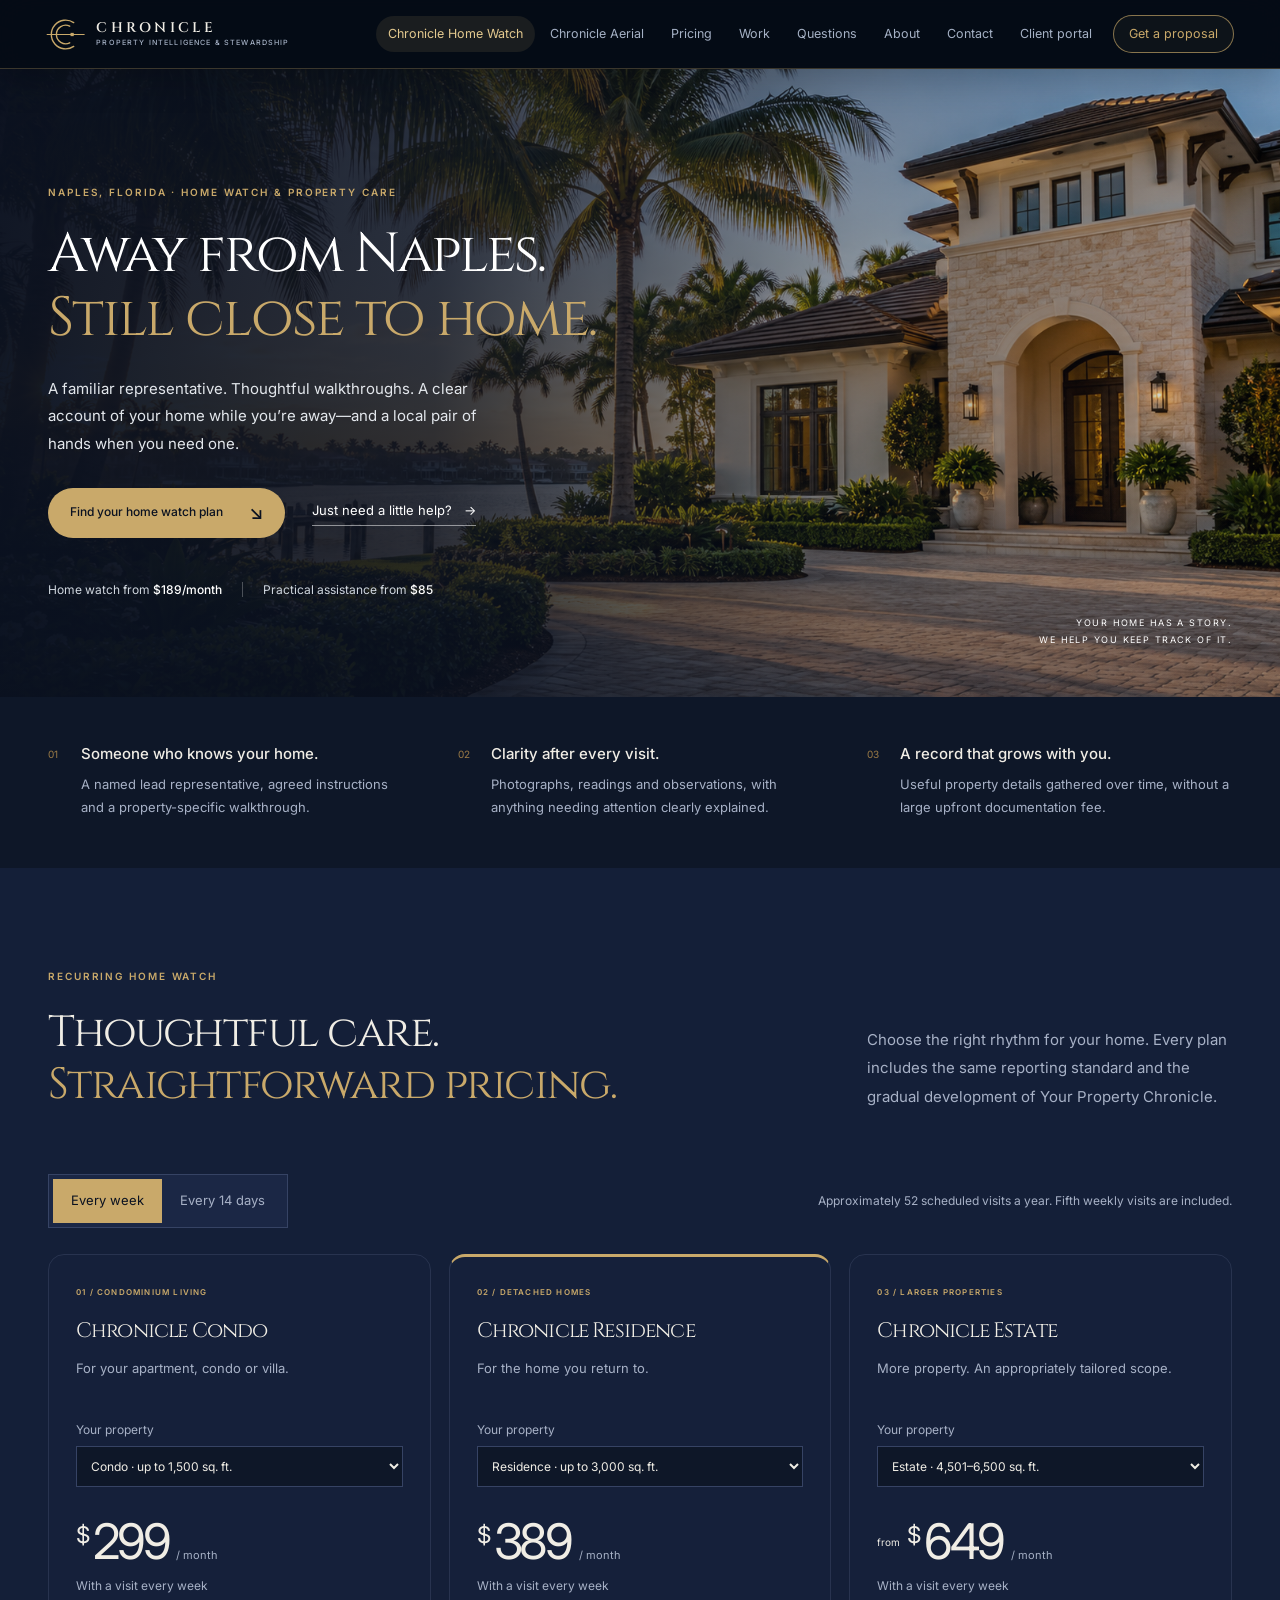
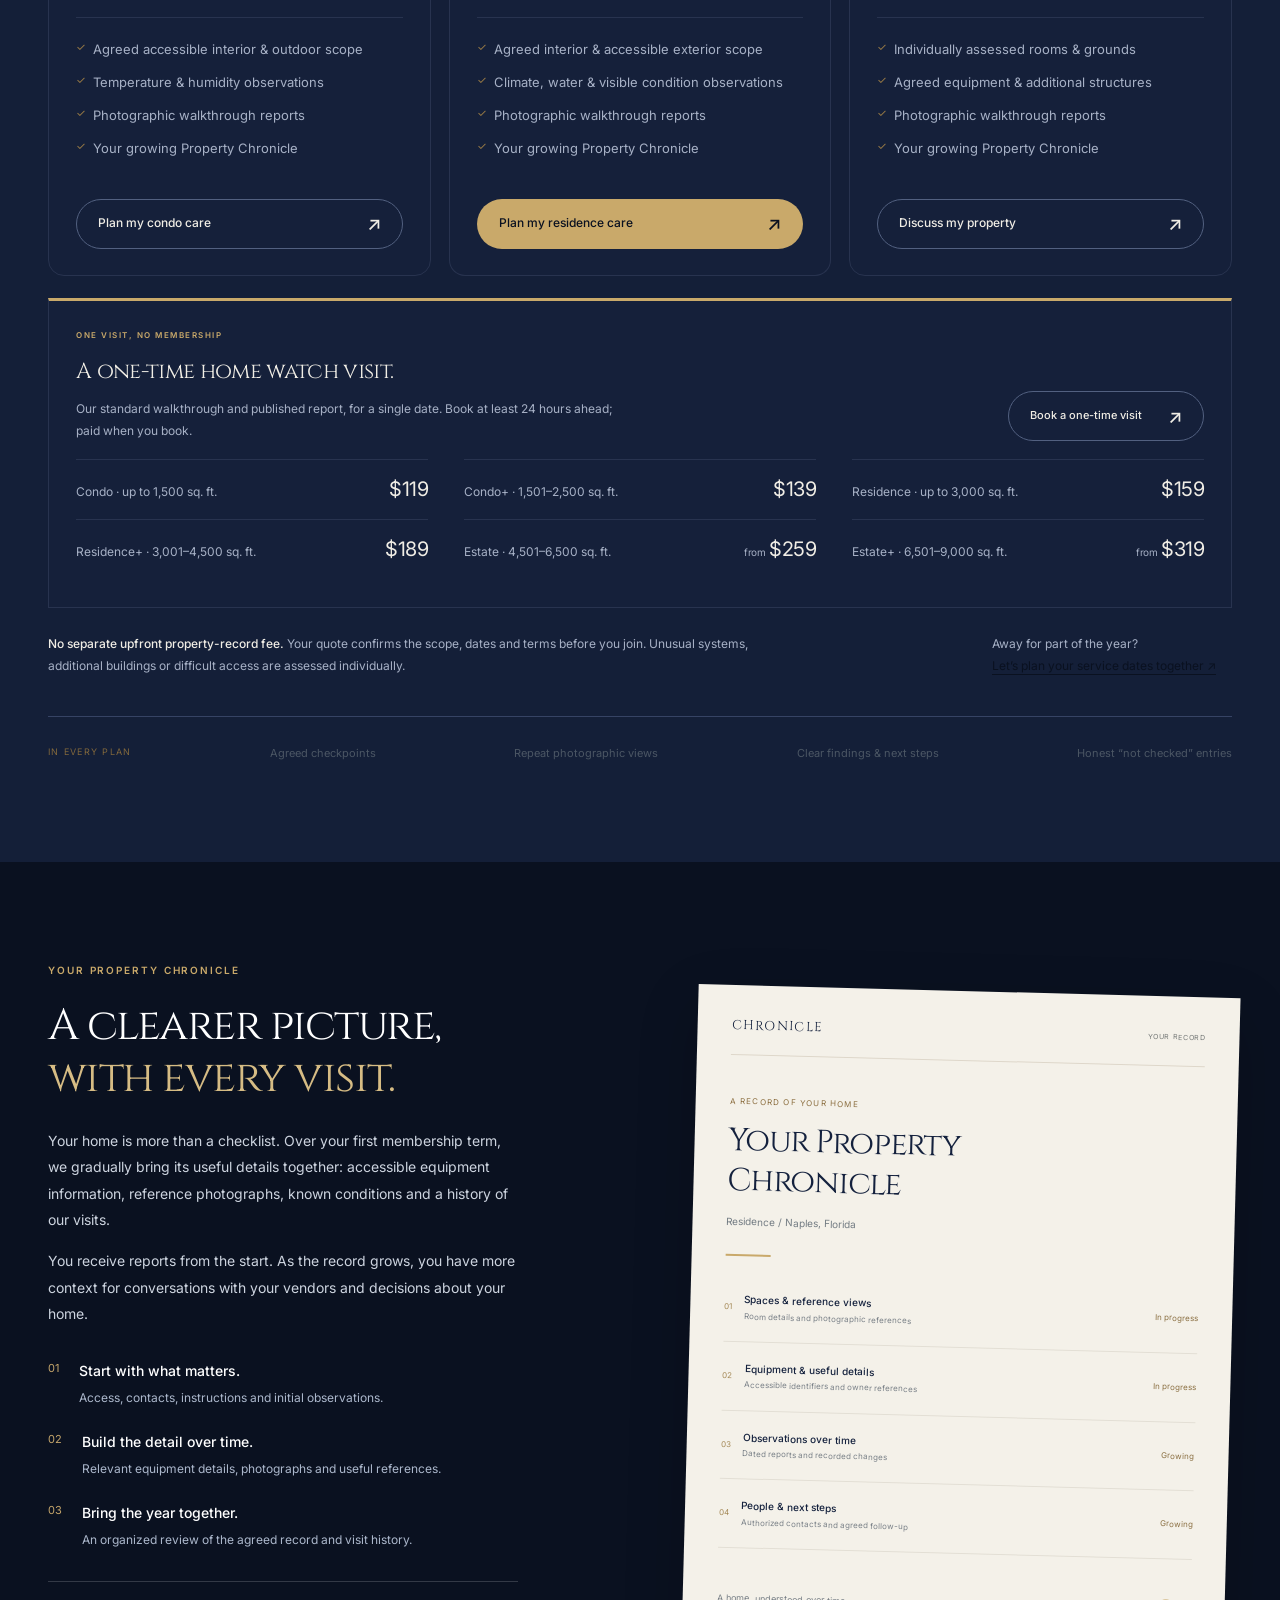
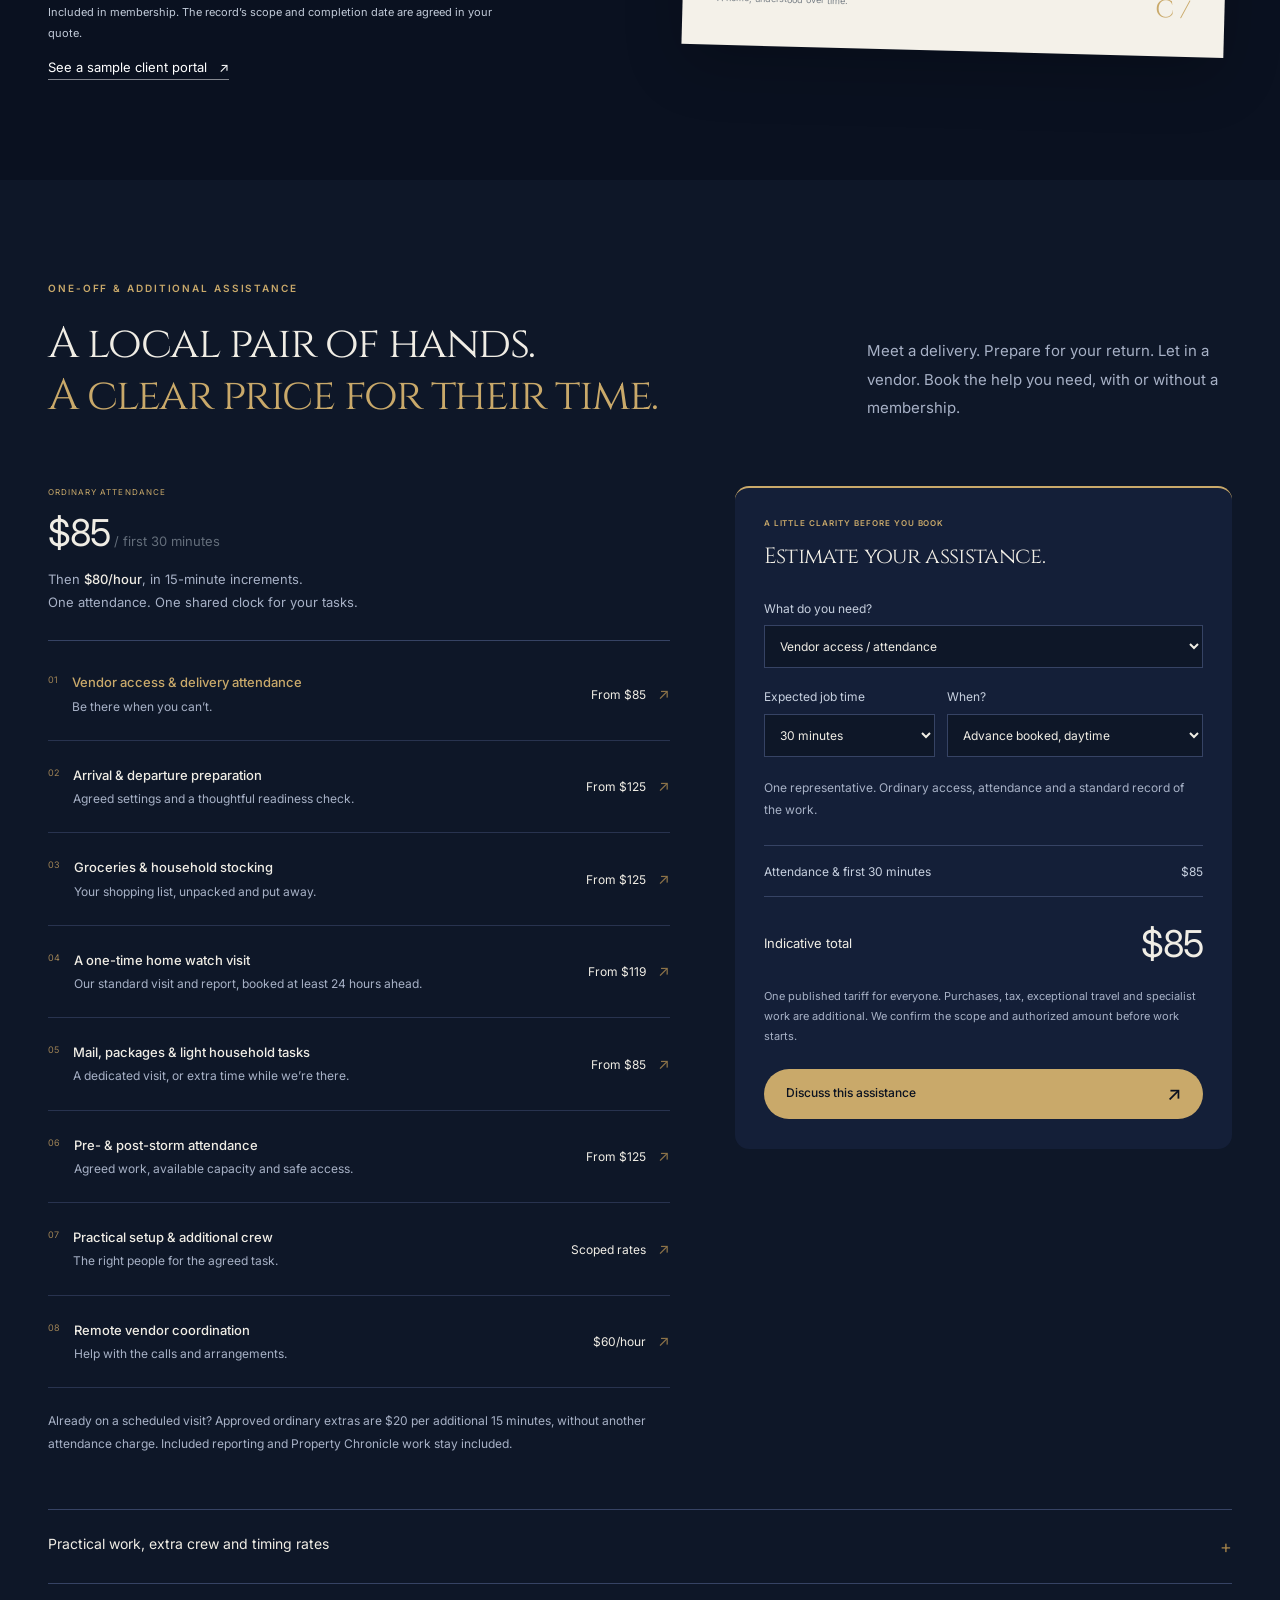
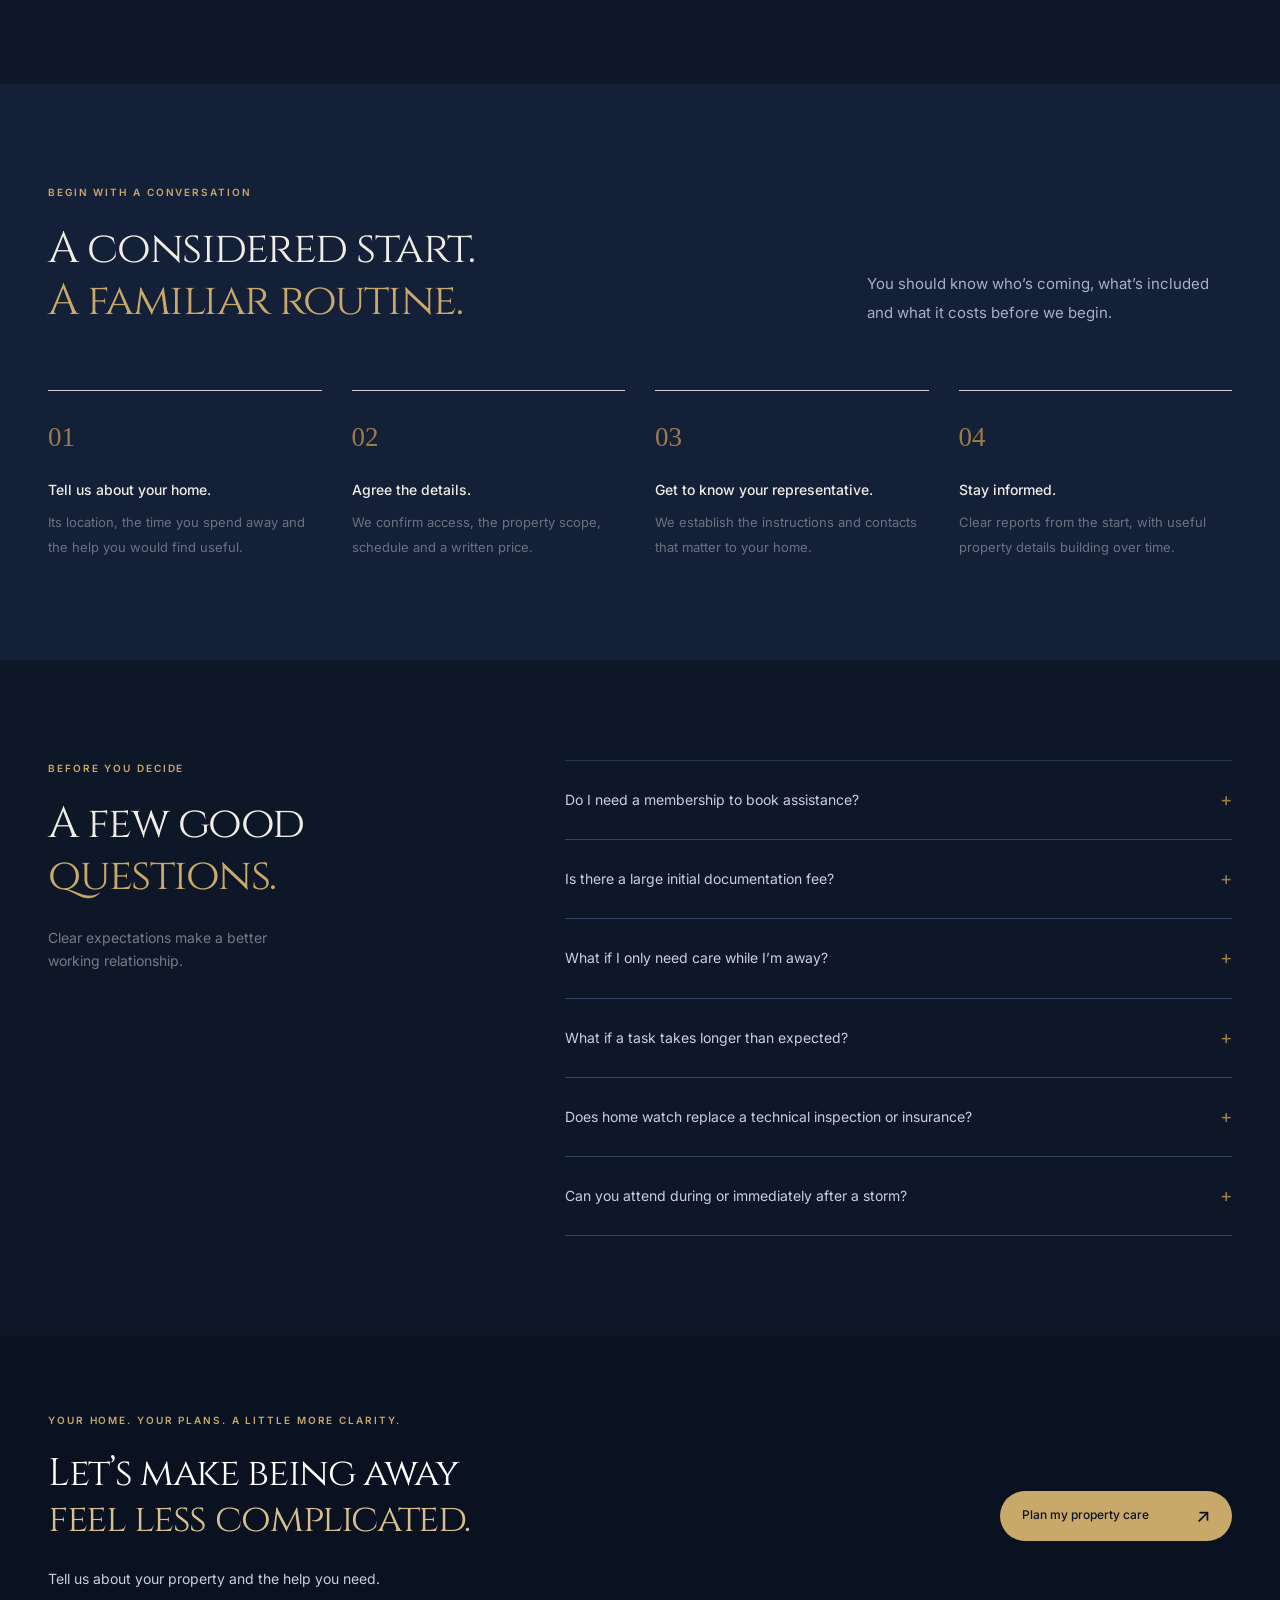
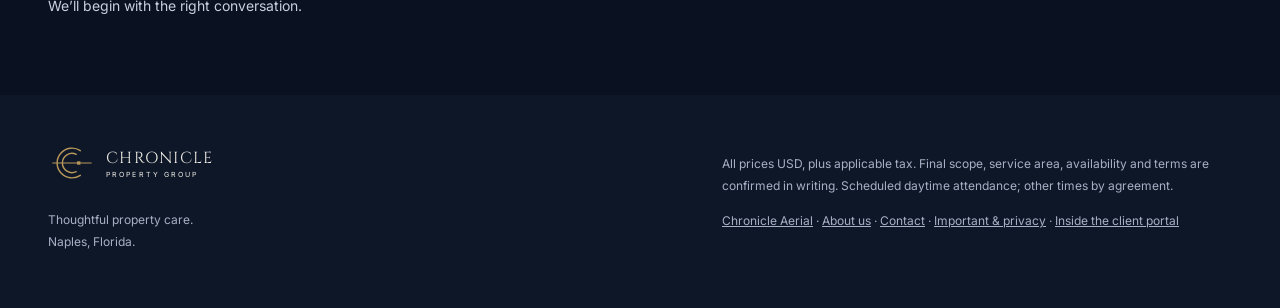
<file: index.html>
<!doctype html>
<html lang="en">
<head>
  <meta charset="utf-8"><meta name="viewport" content="width=device-width,initial-scale=1">
  <title>Home Watch & Property Care in Naples | Chronicle</title>
  <meta name="description" content="Thoughtful home watch and practical property assistance in Naples. Explore clear membership prices, a growing property record and one straightforward assistance tariff.">
    <link rel="preconnect" href="https://fonts.googleapis.com"><link rel="preconnect" href="https://fonts.gstatic.com" crossorigin>
  <link rel="stylesheet" href="https://fonts.googleapis.com/css2?family=Cinzel:wght@400;600&family=Inter:wght@400;500;600;700&display=swap">
  <link rel="canonical" href="https://chronicleproperty.com/">
  <link rel="stylesheet" href="assets/chronicle-services.css"><script src="assets/chronicle-care-catalogue.js" defer></script><script src="assets/chronicle-services.js" defer></script>  <style>
    .draft{background:#0A1626;border-bottom:1px solid #263650}
    .draft .wrap{max-width:1240px;margin:0 auto;display:flex;gap:13px;align-items:flex-start;padding:10px 26px}
    .draft .tag{font-size:10px;letter-spacing:.18em;font-weight:700;color:#DABF87;border:1px solid #C9A96A;padding:2px 7px;border-radius:999px;white-space:nowrap;flex:none}
    .draft p{font-size:12.5px;color:#9EABC0;min-width:0;margin:0}
    .mast{position:sticky;top:0;z-index:50;background:rgba(5,11,20,.92);backdrop-filter:blur(18px) saturate(130%);color:#F0EDE5;border-bottom:1px solid rgba(201,169,106,.28);box-shadow:0 10px 34px rgba(0,0,0,.22)}
    .mast .wrap{max-width:1240px;margin:0 auto;display:flex;align-items:center;gap:16px;min-height:68px;padding:9px 26px;flex-wrap:wrap}
    .mast .brand{display:flex;align-items:center;gap:11px;text-decoration:none;color:inherit;flex:none}
    .mast .brand .mark{height:31px;width:auto;color:#C9A96A;flex:none}
    .mast .brand .bt{font-family:var(--serif);font-size:14px;letter-spacing:.235em;font-weight:600;line-height:1.15;color:#F0EDE5}
    .mast .brand .bt small{display:block;font-family:var(--sans);font-size:7.2px;letter-spacing:.16em;font-weight:500;color:#A5B1C5;margin-top:3px}
    .mast nav{margin-left:auto;display:flex;gap:3px;flex-wrap:wrap;align-items:center}
    .mast nav a{font-size:12.5px;color:#A5B1C5;text-decoration:none;padding:8px 12px;border-radius:999px;white-space:nowrap;transition:.18s ease}
    .mast nav a:hover{background:#122139;color:#fff}
    .mast nav a.on{background:rgba(201,169,106,.11);color:#E3C98F}
    .mast nav a.cta{border:1px solid rgba(201,169,106,.66);background:rgba(201,169,106,.05);padding-inline:15px;color:#C9A96A;margin-left:6px}
    .mast nav a.cta:hover{background:rgba(201,169,106,.12)}
    .mast .menu-toggle,#mobile-nav{display:none!important}
    .button{border-radius:999px}.plan-card{border-radius:16px}.estimate-panel{border-radius:14px}
    @media(max-width:860px){.mast .wrap{gap:12px}.mast .brand .bt small{display:none}.mast nav{width:100%;margin-left:0}.mast nav a{padding:6px 7px;font-size:11.5px}}
    @media(max-width:580px){.draft .wrap{padding-inline:19px}.draft .tag{font-size:9px}.draft p{font-size:11px}.mast .wrap{padding-inline:19px}}
  </style>

</head>
<body>
<a class="skip-link" href="#main">Skip to services and pricing</a>
<header class="mast"><div class="wrap">
    <a class="brand" href="overview.html#home" aria-label="Chronicle Property Group — home">
      <svg class="mark" viewBox="15 33 170 134" fill="none" aria-hidden="true"><g stroke="currentColor" stroke-linecap="round"><path d="M 134.67 48.60 A 62 62 0 1 0 134.67 151.40" stroke-width="6"/><path d="M 117.53 64.05 A 40 40 0 1 0 117.53 135.95" stroke-width="6"/><path d="M 20 100 L 180 100" stroke-width="5"/></g><rect x="121" y="93" width="14" height="14" fill="currentColor" stroke="none"/></svg>
      <span class="bt">CHRONICLE<small>PROPERTY INTELLIGENCE &amp; STEWARDSHIP</small></span>
    </a>
    <nav aria-label="Main navigation"><a href="index.html#membership" class="on">Chronicle Home Watch</a><a href="overview.html#aerial">Chronicle Aerial</a><a href="index.html#membership">Pricing</a><a href="overview.html#work">Work</a><a href="overview.html#faq">Questions</a><a href="overview.html#about">About</a><a href="overview.html#contact">Contact</a><a href="sample-portal.html" target="_blank" rel="noopener">Client portal</a><a href="overview.html#quote" class="cta">Get a proposal</a></nav>
    <button class="menu-toggle" aria-expanded="false" aria-controls="mobile-nav" aria-label="Open navigation">☰</button>
  </div></header>
<nav id="mobile-nav" aria-label="Mobile navigation" hidden><a href="#membership">Home watch plans</a><a href="#assistance">Practical assistance</a><a href="#property-record">Your Property Chronicle</a><a href="#questions">Questions</a><a href="overview.html#aerial">Chronicle Aerial · coming soon ↗</a><a href="overview.html#about">About Chronicle</a><button data-enquire>Let’s talk about your home ↗</button></nav>
<main id="main">
  <section class="hero" aria-labelledby="hero-title">
    <img class="hero-photo" src="assets/chronicle-services-residence.png" alt="Illustrative waterfront residence framed by palms" fetchpriority="high">
    <div class="hero-shade"></div>
    <div class="hero-copy"><p class="eyebrow light">NAPLES, FLORIDA · HOME WATCH & PROPERTY CARE</p><h1 id="hero-title">Away from Naples.<br><em>Still close to home.</em></h1><p class="hero-description">A familiar representative. Thoughtful walkthroughs. A clear account of your home while you’re away—and a local pair of hands when you need one.</p><div class="hero-actions"><a class="button button-gold" href="#membership">Find your home watch plan <span aria-hidden="true">↘</span></a><a class="text-link light-link" href="#assistance">Just need a little help? <span aria-hidden="true">→</span></a></div><div class="hero-price"><span>Home watch from <strong>$189/month</strong></span><i></i><span>Practical assistance from <strong>$85</strong></span></div></div>
    <div class="hero-caption">YOUR HOME HAS A STORY.<br>WE HELP YOU KEEP TRACK OF IT.</div>
  </section>


  <section class="intro-band section-wrap" aria-label="The Chronicle approach"><div><span class="index">01</span><h2>Someone who knows your home.</h2><p>A named lead representative, agreed instructions and a property-specific walkthrough.</p></div><div><span class="index">02</span><h2>Clarity after every visit.</h2><p>Photographs, readings and observations, with anything needing attention clearly explained.</p></div><div><span class="index">03</span><h2>A record that grows with you.</h2><p>Useful property details gathered over time, without a large upfront documentation fee.</p></div></section>


  <section id="membership" class="pricing-section section-pad" aria-labelledby="pricing-title">
    <div class="section-wrap"><div class="section-heading pricing-heading"><div><p class="eyebrow">RECURRING HOME WATCH</p><h2 id="pricing-title">Thoughtful care.<br><em>Straightforward pricing.</em></h2></div><p>Choose the right rhythm for your home. Every plan includes the same reporting standard and the gradual development of Your Property Chronicle.</p></div>
      <div class="pricing-toolbar"><div class="segmented" role="group" aria-label="Visit frequency"><button type="button" class="active" data-frequency="weekly" aria-pressed="true">Every week</button><button type="button" data-frequency="fortnight" aria-pressed="false">Every 14 days</button></div><p id="frequency-note">Approximately 52 scheduled visits a year. Fifth weekly visits are included.</p></div>
      <div class="plan-grid">
        <article class="plan-card" data-plan="condo"><div class="plan-top"><p class="eyebrow">01 / CONDOMINIUM LIVING</p><h3>Chronicle Condo</h3><p>For your apartment, condo or villa.</p></div><label class="size-label" for="condo-size">Your property</label><select id="condo-size" class="plan-size"><option value="standard">Condo · up to 1,500 sq. ft.</option><option value="plus">Condo+ · 1,501–2,500 sq. ft.</option></select><div class="plan-price"><span class="currency">$</span><strong data-price>299</strong><span>/ month</span></div><p class="price-frequency" data-plan-frequency>With a visit every week</p><ul class="plan-scope"><li>Agreed accessible interior & outdoor scope</li><li>Temperature & humidity observations</li><li>Photographic walkthrough reports</li><li>Your growing Property Chronicle</li></ul><button class="button button-outline plan-enquire" data-enquire data-family="condo">Plan my condo care <span aria-hidden="true">↗</span></button></article>
        <article class="plan-card featured" data-plan="residence"><div class="plan-top"><p class="eyebrow">02 / DETACHED HOMES</p><h3>Chronicle Residence</h3><p>For the home you return to.</p></div><label class="size-label" for="residence-size">Your property</label><select id="residence-size" class="plan-size"><option value="standard">Residence · up to 3,000 sq. ft.</option><option value="plus">Residence+ · 3,001–4,500 sq. ft.</option></select><div class="plan-price"><span class="currency">$</span><strong data-price>389</strong><span>/ month</span></div><p class="price-frequency" data-plan-frequency>With a visit every week</p><ul class="plan-scope"><li>Agreed interior & accessible exterior scope</li><li>Climate, water & visible condition observations</li><li>Photographic walkthrough reports</li><li>Your growing Property Chronicle</li></ul><button class="button button-dark plan-enquire" data-enquire data-family="residence">Plan my residence care <span aria-hidden="true">↗</span></button></article>
        <article class="plan-card" data-plan="estate"><div class="plan-top"><p class="eyebrow">03 / LARGER PROPERTIES</p><h3>Chronicle Estate</h3><p>More property. An appropriately tailored scope.</p></div><label class="size-label" for="estate-size">Your property</label><select id="estate-size" class="plan-size"><option value="standard">Estate · 4,501–6,500 sq. ft.</option><option value="plus">Estate+ · 6,501–9,000 sq. ft.</option></select><div class="plan-price"><small>from</small><span class="currency">$</span><strong data-price>649</strong><span>/ month</span></div><p class="price-frequency" data-plan-frequency>With a visit every week</p><ul class="plan-scope"><li>Individually assessed rooms & grounds</li><li>Agreed equipment & additional structures</li><li>Photographic walkthrough reports</li><li>Your growing Property Chronicle</li></ul><button class="button button-outline plan-enquire" data-enquire data-family="estate">Discuss my property <span aria-hidden="true">↗</span></button></article>
      </div>
      <div class="onetime" id="one-time" aria-labelledby="onetime-title"><div class="onetime-head"><div><p class="eyebrow">ONE VISIT, NO MEMBERSHIP</p><h3 id="onetime-title">A one-time home watch visit.</h3><p>Our standard walkthrough and published report, for a single date. Book at least 24 hours ahead; paid when you book.</p></div><button class="button button-outline" data-enquire-onetime>Book a one-time visit <span aria-hidden="true">↗</span></button></div>
        <ul class="onetime-prices"><li><span>Condo · up to 1,500 sq. ft.</span><strong>$119</strong></li><li><span>Condo+ · 1,501–2,500 sq. ft.</span><strong>$139</strong></li><li><span>Residence · up to 3,000 sq. ft.</span><strong>$159</strong></li><li><span>Residence+ · 3,001–4,500 sq. ft.</span><strong>$189</strong></li><li><span>Estate · 4,501–6,500 sq. ft.</span><strong><small>from</small> $259</strong></li><li><span>Estate+ · 6,501–9,000 sq. ft.</span><strong><small>from</small> $319</strong></li></ul></div>
      <div class="pricing-foot"><p><strong>No separate upfront property-record fee.</strong> Your quote confirms the scope, dates and terms before you join. Unusual systems, additional buildings or difficult access are assessed individually.</p><p>Away for part of the year? <button class="inline-button" data-enquire>Let’s plan your service dates together ↗</button></p></div>
      <div class="included-strip"><span>IN EVERY PLAN</span><p>Agreed checkpoints</p><p>Repeat photographic views</p><p>Clear findings & next steps</p><p>Honest “not checked” entries</p></div>
    </div>
  </section>


  <section id="property-record" class="record-section section-pad" aria-labelledby="record-title"><div class="section-wrap record-layout"><div class="record-copy"><p class="eyebrow light">YOUR PROPERTY CHRONICLE</p><h2 id="record-title">A clearer picture,<br><em>with every visit.</em></h2><p>Your home is more than a checklist. Over your first membership term, we gradually bring its useful details together: accessible equipment information, reference photographs, known conditions and a history of our visits.</p><p>You receive reports from the start. As the record grows, you have more context for conversations with your vendors and decisions about your home.</p><ol class="record-steps"><li><span>01</span><div><strong>Start with what matters.</strong><p>Access, contacts, instructions and initial observations.</p></div></li><li><span>02</span><div><strong>Build the detail over time.</strong><p>Relevant equipment details, photographs and useful references.</p></div></li><li><span>03</span><div><strong>Bring the year together.</strong><p>An organized review of the agreed record and visit history.</p></div></li></ol><p class="record-note">Included in membership. The record’s scope and completion date are agreed in your quote.</p><a class="text-link light-link" href="sample-portal.html">See a sample client portal <span aria-hidden="true">↗</span></a></div>
    <div class="record-paper"><div class="paper-top"><span>CHRONICLE</span><span class="paper-tag">YOUR RECORD</span></div><p class="paper-eyebrow">A RECORD OF YOUR HOME</p><h3>Your Property<br>Chronicle</h3><p class="paper-sub">Residence / Naples, Florida</p><div class="paper-rule"></div><div class="record-row"><span class="record-number">01</span><div><strong>Spaces & reference views</strong><small>Room details and photographic references</small></div><span class="record-status">In progress</span></div><div class="record-row"><span class="record-number">02</span><div><strong>Equipment & useful details</strong><small>Accessible identifiers and owner references</small></div><span class="record-status">In progress</span></div><div class="record-row"><span class="record-number">03</span><div><strong>Observations over time</strong><small>Dated reports and recorded changes</small></div><span class="record-status">Growing</span></div><div class="record-row"><span class="record-number">04</span><div><strong>People & next steps</strong><small>Authorized contacts and agreed follow-up</small></div><span class="record-status">Growing</span></div><div class="paper-bottom"><span>A home, understood over time.</span><span aria-hidden="true">C /</span></div></div>
  </div></section>


  <section id="assistance" class="assistance-section section-pad" aria-labelledby="assistance-title"><div class="section-wrap"><div class="section-heading"><div><p class="eyebrow">ONE-OFF & ADDITIONAL ASSISTANCE</p><h2 id="assistance-title">A local pair of hands.<br><em>A clear price for their time.</em></h2></div><p>Meet a delivery. Prepare for your return. Let in a vendor. Book the help you need, with or without a membership.</p></div><div class="assistance-layout"><div><div class="assistance-rate"><div><span>ORDINARY ATTENDANCE</span><strong>$85<small> / first 30 minutes</small></strong></div><p>Then <strong>$80/hour</strong>, in 15-minute increments.<br>One attendance. One shared clock for your tasks.</p></div>
      <div class="service-list" aria-label="Explore assistance services">
        <button data-service="access"><span>01</span><div><strong>Vendor access & delivery attendance</strong><small>Be there when you can’t.</small></div><b>From $85 <i aria-hidden="true">↗</i></b></button>
        <button data-service="arrival"><span>02</span><div><strong>Arrival & departure preparation</strong><small>Agreed settings and a thoughtful readiness check.</small></div><b>From $125 <i aria-hidden="true">↗</i></b></button>
        <button data-service="shopping"><span>03</span><div><strong>Groceries & household stocking</strong><small>Your shopping list, unpacked and put away.</small></div><b>From $125 <i aria-hidden="true">↗</i></b></button>
        <button type="button" data-goto="one-time"><span>04</span><div><strong>A one-time home watch visit</strong><small>Our standard visit and report, booked at least 24 hours ahead.</small></div><b>From $119 <i aria-hidden="true">↗</i></b></button>
        <button data-service="mail"><span>05</span><div><strong>Mail, packages & light household tasks</strong><small>A dedicated visit, or extra time while we’re there.</small></div><b>From $85 <i aria-hidden="true">↗</i></b></button>
        <button data-service="storm"><span>06</span><div><strong>Pre- & post-storm attendance</strong><small>Agreed work, available capacity and safe access.</small></div><b>From $125 <i aria-hidden="true">↗</i></b></button>
        <button data-service="practical"><span>07</span><div><strong>Practical setup & additional crew</strong><small>The right people for the agreed task.</small></div><b>Scoped rates <i aria-hidden="true">↗</i></b></button>
        <button data-service="remote"><span>08</span><div><strong>Remote vendor coordination</strong><small>Help with the calls and arrangements.</small></div><b>$60/hour <i aria-hidden="true">↗</i></b></button>
      </div><p class="service-note">Already on a scheduled visit? Approved ordinary extras are $20 per additional 15 minutes, without another attendance charge. Included reporting and Property Chronicle work stay included.</p>
    </div><aside class="estimate-panel" aria-labelledby="estimate-title"><p class="eyebrow">A LITTLE CLARITY BEFORE YOU BOOK</p><h3 id="estimate-title">Estimate your assistance.</h3><label for="task">What do you need?</label><select id="task"><option value="access">Vendor access / attendance</option><option value="arrival">Arrival / departure preparation</option><option value="shopping">Shopping & stocking</option><option value="mail">Mail / light household task</option><option value="storm">Pre- / post-storm observations</option><option value="practical">Defined practical setup</option><option value="crew">Two-person ordinary crew</option><option value="remote">Remote coordination</option></select><div class="estimate-fields"><div><label for="duration">Expected job time</label><select id="duration"></select></div><div id="timing-field"><label for="timing">When?</label><select id="timing"><option value="normal">Advance booked, daytime</option><option value="urgent">Accepted same-day request</option><option value="after">Accepted after-hours visit</option></select></div></div><p id="task-note" class="task-note">One representative. Ordinary access, attendance and a standard record of the work.</p><div id="estimate-breakdown" class="estimate-breakdown"></div><div class="estimate-total"><span>Indicative total</span><strong id="estimate-total" aria-live="polite">$85</strong></div><p class="estimate-note">One published tariff for everyone. Purchases, tax, exceptional travel and specialist work are additional. We confirm the scope and authorized amount before work starts.</p><button class="button button-dark" id="enquire-assistance">Discuss this assistance <span aria-hidden="true">↗</span></button></aside></div>
    <div class="rates-disclosure"><details><summary>Practical work, extra crew and timing rates <span aria-hidden="true">+</span></summary><div class="rates-grid"><div><strong>Defined practical support</strong><p>$105 includes 30 minutes.<br>Then $100/hour, in 15-minute units.</p></div><div><strong>Two-person ordinary crew</strong><p>$225 includes 60 minutes for both people.<br>Then $160/hour for the whole crew.</p></div><div><strong>Timing & scope</strong><p>Accepted unscheduled same-day daytime visits: +$50. Accepted after-hours visits: 1.5× the tariff, without stacking the same-day fee.</p></div></div><p class="small-copy">Local travel to the first work stop and back after the last, plus the standard report, is included. Shopping time includes intermediate travel and stocking. Separate return visits have their own attendance minimum. Repairs, hazardous work and specialist services are separately scoped.</p></details></div>
  </div></section>


  <section class="process-section section-pad"><div class="section-wrap"><div class="section-heading"><div><p class="eyebrow">BEGIN WITH A CONVERSATION</p><h2>A considered start.<br><em>A familiar routine.</em></h2></div><p>You should know who’s coming, what’s included and what it costs before we begin.</p></div><div class="process-grid"><div><span>01</span><h3>Tell us about your home.</h3><p>Its location, the time you spend away and the help you would find useful.</p></div><div><span>02</span><h3>Agree the details.</h3><p>We confirm access, the property scope, schedule and a written price.</p></div><div><span>03</span><h3>Get to know your representative.</h3><p>We establish the instructions and contacts that matter to your home.</p></div><div><span>04</span><h3>Stay informed.</h3><p>Clear reports from the start, with useful property details building over time.</p></div></div></div></section>


  <section id="questions" class="faq-section section-pad"><div class="section-wrap faq-layout"><div><p class="eyebrow">BEFORE YOU DECIDE</p><h2>A few good<br><em>questions.</em></h2><p class="faq-intro">Clear expectations make a better working relationship.</p></div><div class="faq-list"><details><summary>Do I need a membership to book assistance?<span>+</span></summary><p>No. The published assistance tariff is the same for everyone. Membership provides the recurring walkthrough schedule, reports and progressive property record; it isn’t a discount club.</p></details><details><summary>Is there a large initial documentation fee?<span>+</span></summary><p>No separate standard property-record fee is charged at the start. Essential access, contacts and instructions are established first. We build the agreed additional record throughout your membership term, with its scope and completion date confirmed in your quote.</p></details><details><summary>What if I only need care while I’m away?<span>+</span></summary><p>Tell us your departure and return dates. We’ll agree a service schedule and price, including how your Property Chronicle milestones fit that term. Pausing service never implies visits continue.</p></details><details><summary>What if a task takes longer than expected?<span>+</span></summary><p>We agree the estimated time and your authorized maximum before starting. Additional ordinary time is $20 per 15 minutes. We seek approval before exceeding the agreed allowance; work is not retrospectively moved to a higher category.</p></details><details><summary>Does home watch replace a technical inspection or insurance?<span>+</span></summary><p>No. Walkthroughs are visual and non-invasive, within an agreed accessible scope. They don’t certify hidden systems, guarantee against damage or replace your insurer’s requirements. Repairs and technical assessments belong with appropriately qualified providers.</p></details><details><summary>Can you attend during or immediately after a storm?<span>+</span></summary><p>Storm work is separately agreed against available crew capacity. Evacuation orders, unsafe conditions, closed roads and community restrictions take priority. We do not promise attendance during unsafe conditions or a fixed post-storm arrival time.</p></details></div></div></section>


  <section class="closing-section"><div class="section-wrap closing-layout"><div><p class="eyebrow light">YOUR HOME. YOUR PLANS. A LITTLE MORE CLARITY.</p><h2>Let’s make being away<br><em>feel less complicated.</em></h2><p>Tell us about your property and the help you need.<br>We’ll begin with the right conversation.</p></div><button class="button button-gold" data-enquire>Plan my property care <span aria-hidden="true">↗</span></button></div></section>
</main>
<footer class="site-footer section-wrap"><div><a href="#" class="brand"><img src="assets/chronicle-services-mark.svg" alt="" width="48" height="48"><span>CHRONICLE<small>PROPERTY GROUP</small></span></a><p>Thoughtful property care.<br>Naples, Florida.</p></div><div class="footer-notes"><p>All prices USD, plus applicable tax. Final scope, service area, availability and terms are confirmed in writing. Scheduled daytime attendance; other times by agreement.</p><p><a href="overview.html#aerial">Chronicle Aerial</a> · <a href="overview.html#about">About us</a> · <a href="overview.html#contact">Contact</a> · <a href="overview.html#legal">Important & privacy</a> · <a href="sample-portal.html">Inside the client portal</a></p></div></footer>


<dialog id="enquiry-dialog" aria-labelledby="enquiry-title"><button class="dialog-close" aria-label="Close enquiry">×</button><div id="enquiry-form-view"><p class="eyebrow">LET’S BEGIN</p><h2 id="enquiry-title">Tell us about<br><em>your home.</em></h2><p class="dialog-intro">A few details help us suggest the right scope and next step.</p><form id="enquiry-form"><label for="enquiry-name">Your name</label><input id="enquiry-name" name="name" autocomplete="name" required maxlength="120"><label for="enquiry-email">Email</label><input id="enquiry-email" name="email" type="email" autocomplete="email" required maxlength="254"><label for="enquiry-phone">Phone <span>(optional)</span></label><input id="enquiry-phone" name="phone" type="tel" autocomplete="tel" maxlength="40"><label for="enquiry-interest">I’m interested in</label><select id="enquiry-interest" name="interest"><option>Recurring home watch</option><option>One-off assistance</option><option>One-time home watch visit</option><option>Both home watch and assistance</option></select><label for="enquiry-property">Property type</label><select id="enquiry-property" name="property"><option>Condo / villa</option><option>Detached residence</option><option>Estate / larger property</option></select><label for="enquiry-location">Community or Naples area</label><input id="enquiry-location" name="location" placeholder="For example, North Naples" required maxlength="120"><label for="enquiry-details">What would you like help with?</label><textarea id="enquiry-details" name="details" rows="3" placeholder="Your dates, property size or a particular task…" maxlength="1200"></textarea><input name="website" id="enquiry-honey" tabindex="-1" autocomplete="off" hidden aria-hidden="true"><p id="enquiry-status" role="status" aria-live="polite"></p><button class="button button-dark" type="submit">Request my proposal <span aria-hidden="true">↗</span></button><p class="preview-form-note">Your enquiry is emailed to Chronicle using FormSubmit. Please do not include access codes or sensitive documents. A proposal request does not book a visit or authorize payment.</p></form></div><div id="enquiry-result" hidden><p class="eyebrow">YOUR NEXT CONVERSATION</p><h2>Enquiry<br><em>sent.</em></h2><p>Thank you. Your enquiry has been accepted by our email service. Keep a copy of your summary below; your service and price will be confirmed separately.</p><pre id="enquiry-summary"></pre><button class="button button-dark" id="copy-enquiry">Copy my summary <span aria-hidden="true">↗</span></button><p id="copy-status" aria-live="polite"></p><button class="inline-button" id="edit-enquiry">Back to my details</button></div></dialog>
</body></html>
</file>
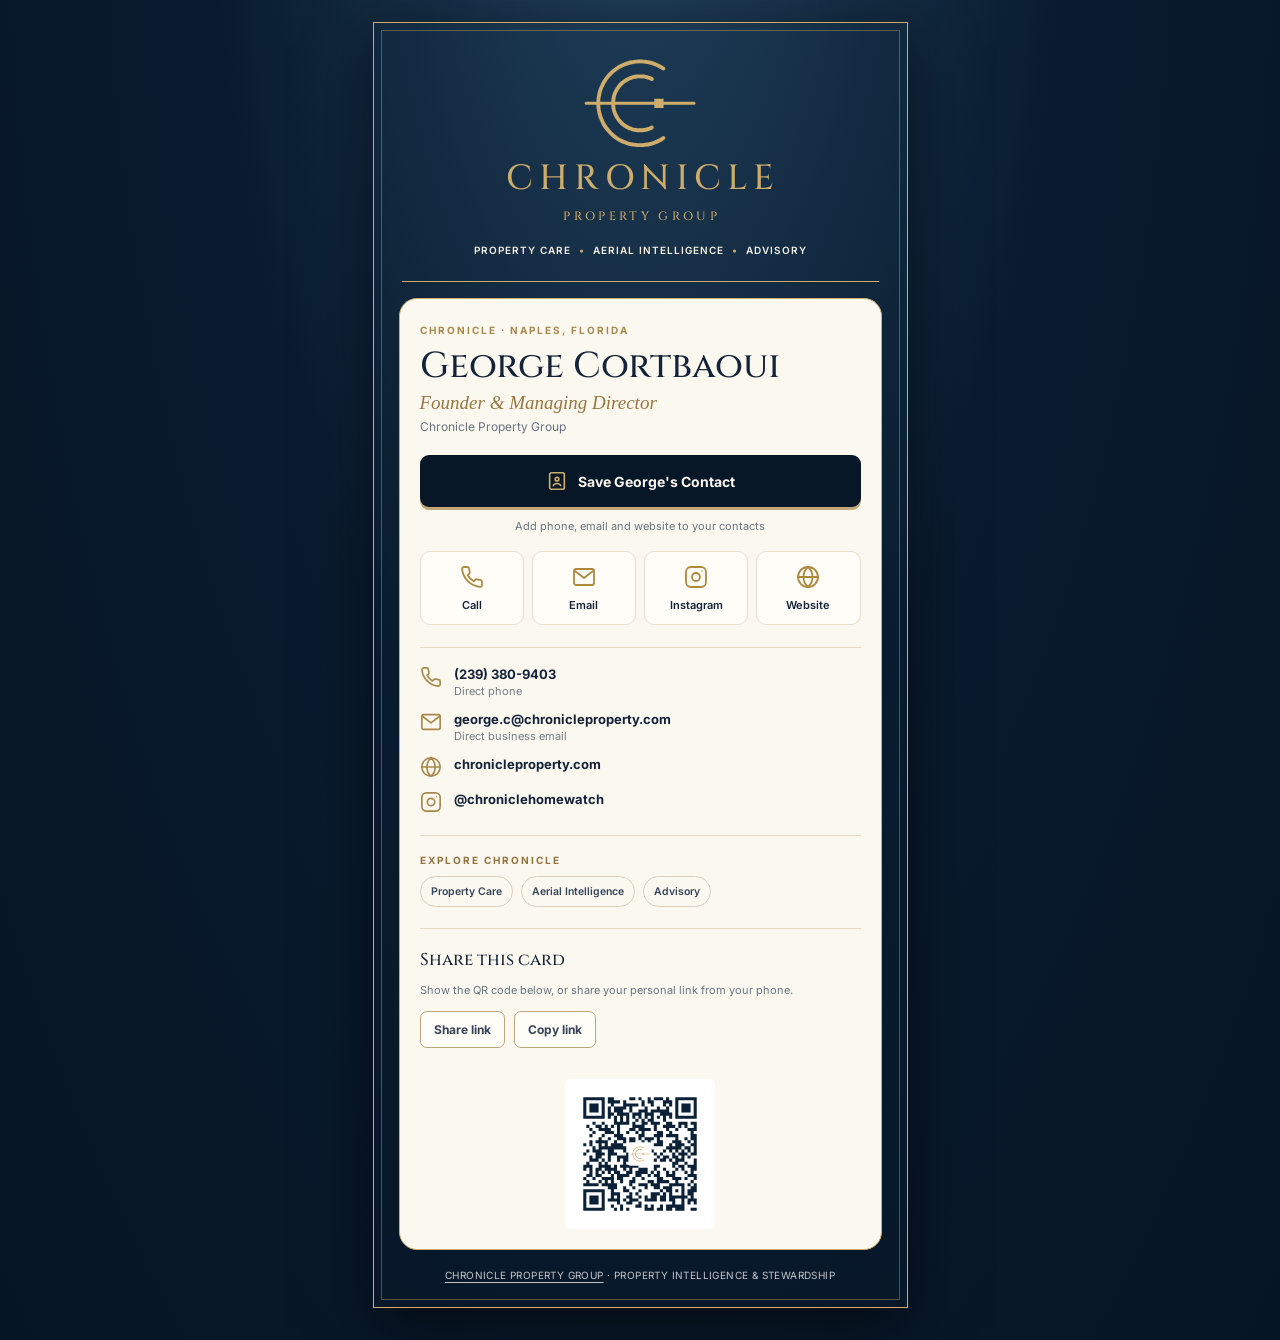
<file: george/index.html>
<!doctype html>
<html lang="en"><head><meta charset="utf-8"><meta name="viewport" content="width=device-width,initial-scale=1,viewport-fit=cover"><meta name="theme-color" content="#071728">
<title>George Cortbaoui — Chronicle Property Group</title>
<meta name="description" content="Connect with George Cortbaoui, Founder & Managing Director of Chronicle Property Group. Save contact, call, email or explore Property Care, Aerial Intelligence and Advisory.">
<link rel="canonical" href="https://chronicleproperty.com/george/"><link rel="icon" type="image/svg+xml" href="../assets/chronicle-contact-official.svg">
<meta property="og:title" content="George Cortbaoui | Chronicle Property Group"><meta property="og:description" content="Save contact, call, email or explore Chronicle."><meta property="og:url" content="https://chronicleproperty.com/george/"><meta property="og:type" content="profile">
<link rel="stylesheet" href="../assets/chronicle-contact-card.css"><script src="../assets/chronicle-contact-card.js" defer></script></head>
<body><main class="page"><div class="frame"><div class="inside">
<header class="brand"><img class="mark" src="../assets/chronicle-contact-official.svg" width="116" height="93" alt="Chronicle official gold monogram"><div class="brand-name">CHRONICLE</div><div class="brand-group">PROPERTY GROUP</div><div class="pillars">PROPERTY CARE <span>•</span> AERIAL INTELLIGENCE <span>•</span> ADVISORY</div></header>
<div class="rule"></div>
<article class="paper"><div class="eyebrow">Chronicle · Naples, Florida</div><h1 class="name">George Cortbaoui</h1><p class="role">Founder &amp; Managing Director</p><p class="subtitle">Chronicle Property Group</p>
<a class="save" href="contact.vcf" download="George_Cortbaoui_Chronicle.vcf"><svg  width="22" height="22" viewBox="0 0 24 24" fill="none" stroke="currentColor" stroke-width="1.8" stroke-linecap="round" stroke-linejoin="round" aria-hidden="true"><rect x="4" y="3" width="16" height="18" rx="2"/><circle cx="12" cy="10" r="2"/><path d="M8 17c1-3 7-3 8 0"/></svg> Save George's Contact</a><p class="hint">Add phone, email and website to your contacts</p>
<div class="actions" aria-label="Contact and online profiles">
<a class="action" href="tel:+12393809403"><svg  width="22" height="22" viewBox="0 0 24 24" fill="none" stroke="currentColor" stroke-width="1.8" stroke-linecap="round" stroke-linejoin="round" aria-hidden="true"><path d="M22 16.9v3a2 2 0 0 1-2.2 2A19.8 19.8 0 0 1 2.1 4.2 2 2 0 0 1 4.1 2h3a2 2 0 0 1 2 1.7l.6 3.4a2 2 0 0 1-.6 1.8l-1.4 1.4a16 16 0 0 0 6 6l1.4-1.4a2 2 0 0 1 1.8-.6l3.4.6a2 2 0 0 1 1.7 2z"/></svg>Call</a>
<a class="action" href="mailto:george.c@chronicleproperty.com"><svg  width="22" height="22" viewBox="0 0 24 24" fill="none" stroke="currentColor" stroke-width="1.8" stroke-linecap="round" stroke-linejoin="round" aria-hidden="true"><rect x="2" y="4" width="20" height="16" rx="2"/><path d="m3 6 9 7 9-7"/></svg>Email</a>
<a class="action" href="https://www.instagram.com/chroniclehomewatch/" target="_blank" rel="noopener noreferrer"><svg  width="22" height="22" viewBox="0 0 24 24" fill="none" stroke="currentColor" stroke-width="1.8" stroke-linecap="round" stroke-linejoin="round" aria-hidden="true"><rect x="2" y="2" width="20" height="20" rx="5"/><circle cx="12" cy="12" r="4"/><circle cx="18" cy="6" r=".7" stroke="none" fill="currentColor"/></svg>Instagram</a>
<a class="action" href="https://chronicleproperty.com/"><svg  width="22" height="22" viewBox="0 0 24 24" fill="none" stroke="currentColor" stroke-width="1.8" stroke-linecap="round" stroke-linejoin="round" aria-hidden="true"><circle cx="12" cy="12" r="10"/><path d="M2 12h20M12 2c-6 5-6 15 0 20M12 2c6 5 6 15 0 20"/></svg>Website</a>
</div>
<hr class="separator">
<div class="detail"><svg class="icon" width="22" height="22" viewBox="0 0 24 24" fill="none" stroke="currentColor" stroke-width="1.8" stroke-linecap="round" stroke-linejoin="round" aria-hidden="true"><path d="M22 16.9v3a2 2 0 0 1-2.2 2A19.8 19.8 0 0 1 2.1 4.2 2 2 0 0 1 4.1 2h3a2 2 0 0 1 2 1.7l.6 3.4a2 2 0 0 1-.6 1.8l-1.4 1.4a16 16 0 0 0 6 6l1.4-1.4a2 2 0 0 1 1.8-.6l3.4.6a2 2 0 0 1 1.7 2z"/></svg><div><a href="tel:+12393809403"><strong>(239) 380-9403</strong></a><small>Direct phone</small></div></div>
<div class="detail"><svg class="icon" width="22" height="22" viewBox="0 0 24 24" fill="none" stroke="currentColor" stroke-width="1.8" stroke-linecap="round" stroke-linejoin="round" aria-hidden="true"><rect x="2" y="4" width="20" height="16" rx="2"/><path d="m3 6 9 7 9-7"/></svg><div><a href="mailto:george.c@chronicleproperty.com"><strong>george.c@chronicleproperty.com</strong></a><small>Direct business email</small></div></div>
<div class="detail"><svg class="icon" width="22" height="22" viewBox="0 0 24 24" fill="none" stroke="currentColor" stroke-width="1.8" stroke-linecap="round" stroke-linejoin="round" aria-hidden="true"><circle cx="12" cy="12" r="10"/><path d="M2 12h20M12 2c-6 5-6 15 0 20M12 2c6 5 6 15 0 20"/></svg><div><a href="https://chronicleproperty.com/"><strong>chronicleproperty.com</strong></a></div></div>
<div class="detail"><svg class="icon" width="22" height="22" viewBox="0 0 24 24" fill="none" stroke="currentColor" stroke-width="1.8" stroke-linecap="round" stroke-linejoin="round" aria-hidden="true"><rect x="2" y="2" width="20" height="20" rx="5"/><circle cx="12" cy="12" r="4"/><circle cx="18" cy="6" r=".7" stroke="none" fill="currentColor"/></svg><div><a href="https://www.instagram.com/chroniclehomewatch/" target="_blank" rel="noopener noreferrer"><strong>@chroniclehomewatch</strong></a></div></div>
<hr class="separator"><div class="services-title">EXPLORE CHRONICLE</div><nav class="services" aria-label="Chronicle services">
<a href="https://chronicleproperty.com/#membership">Property Care</a>
<a href="https://chronicleproperty.com/overview.html#aerial">Aerial Intelligence</a>
<a href="https://chronicleproperty.com/overview.html">Advisory</a></nav>
<div class="share"><h2>Share this card</h2><p>Show the QR code below, or share your personal link from your phone.</p>
<div class="buttons"><button type="button" id="share-card">Share link</button><button type="button" id="copy-card">Copy link</button></div><p id="share-status" class="status" aria-live="polite"></p>
<img src="qr.svg" alt="QR code for George Cortbaoui's Chronicle contact page" style="display:block;width:150px;height:150px;border:6px solid white;border-radius:5px;margin:12px auto 0;background:white">
</div></article>
<footer class="foot"><a href="https://chronicleproperty.com/">CHRONICLE PROPERTY GROUP</a> · PROPERTY INTELLIGENCE &amp; STEWARDSHIP</footer>
</div></div></main></body></html>
</file>
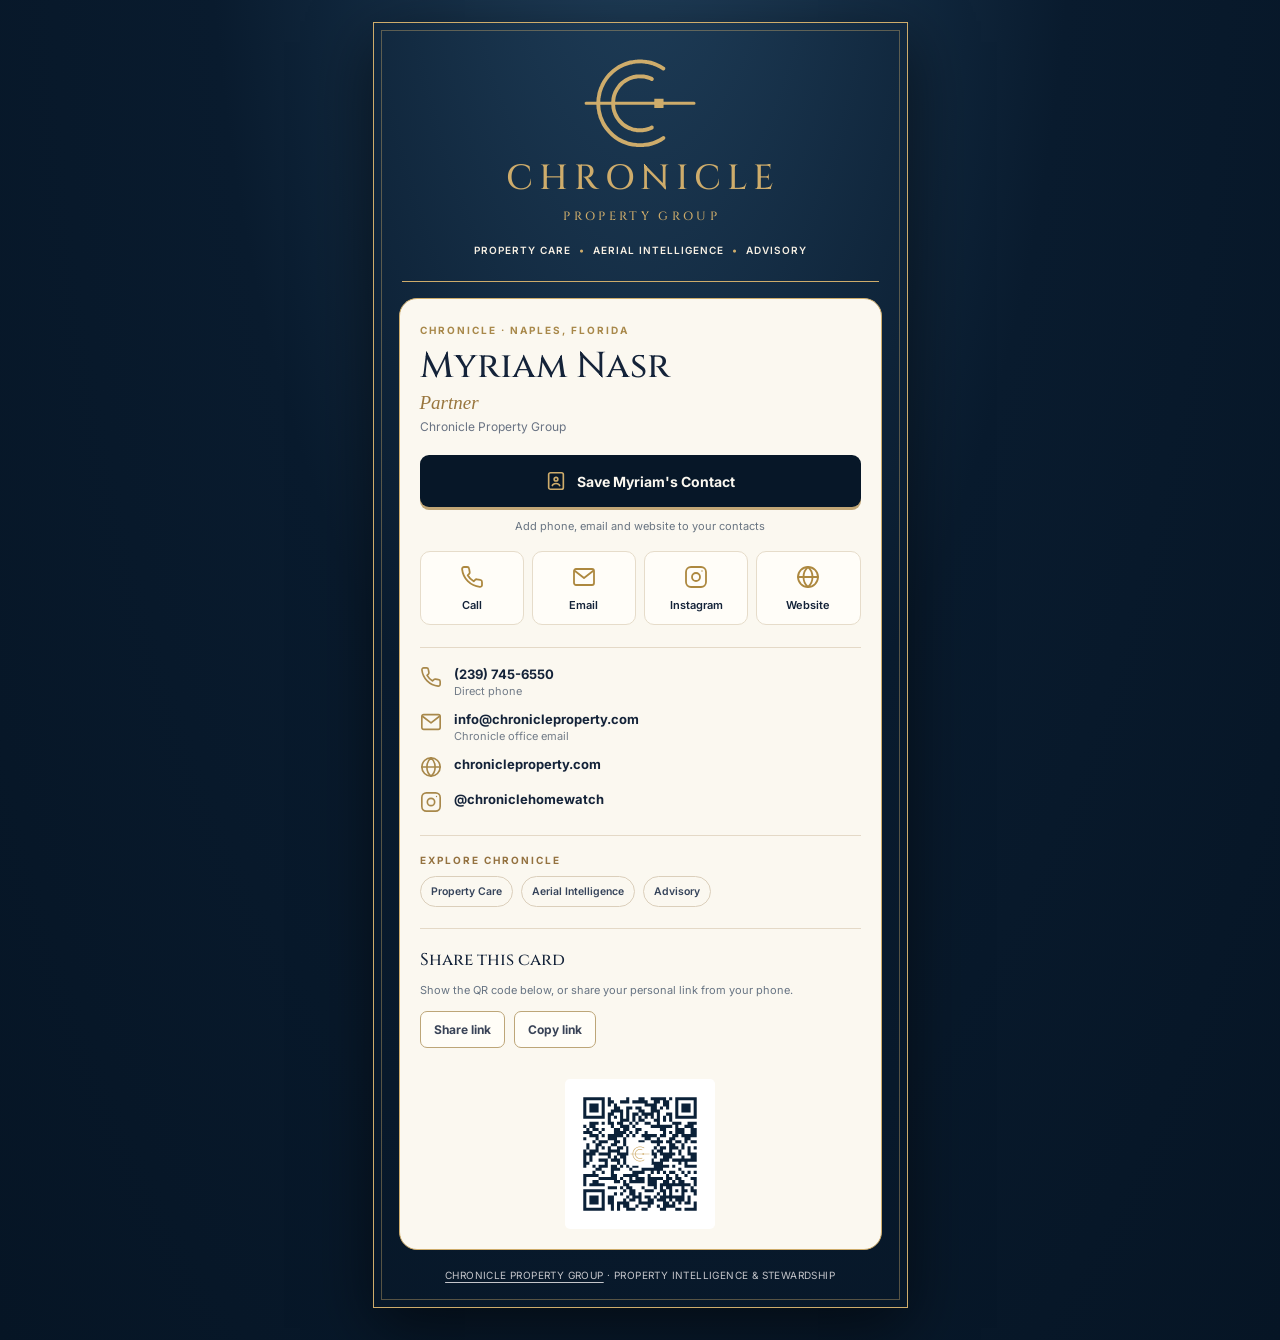
<file: myriam/index.html>
<!doctype html>
<html lang="en"><head><meta charset="utf-8"><meta name="viewport" content="width=device-width,initial-scale=1,viewport-fit=cover"><meta name="theme-color" content="#071728">
<title>Myriam Nasr — Chronicle Property Group</title>
<meta name="description" content="Connect with Myriam Nasr, Partner of Chronicle Property Group. Save contact, call, email or explore Property Care, Aerial Intelligence and Advisory.">
<link rel="canonical" href="https://chronicleproperty.com/myriam/"><link rel="icon" type="image/svg+xml" href="../assets/chronicle-contact-official.svg">
<meta property="og:title" content="Myriam Nasr | Chronicle Property Group"><meta property="og:description" content="Save contact, call, email or explore Chronicle."><meta property="og:url" content="https://chronicleproperty.com/myriam/"><meta property="og:type" content="profile">
<link rel="stylesheet" href="../assets/chronicle-contact-card.css"><script src="../assets/chronicle-contact-card.js" defer></script></head>
<body><main class="page"><div class="frame"><div class="inside">
<header class="brand"><img class="mark" src="../assets/chronicle-contact-official.svg" width="116" height="93" alt="Chronicle official gold monogram"><div class="brand-name">CHRONICLE</div><div class="brand-group">PROPERTY GROUP</div><div class="pillars">PROPERTY CARE <span>•</span> AERIAL INTELLIGENCE <span>•</span> ADVISORY</div></header>
<div class="rule"></div>
<article class="paper"><div class="eyebrow">Chronicle · Naples, Florida</div><h1 class="name">Myriam Nasr</h1><p class="role">Partner</p><p class="subtitle">Chronicle Property Group</p>
<a class="save" href="contact.vcf" download="Myriam_Nasr_Chronicle.vcf"><svg  width="22" height="22" viewBox="0 0 24 24" fill="none" stroke="currentColor" stroke-width="1.8" stroke-linecap="round" stroke-linejoin="round" aria-hidden="true"><rect x="4" y="3" width="16" height="18" rx="2"/><circle cx="12" cy="10" r="2"/><path d="M8 17c1-3 7-3 8 0"/></svg> Save Myriam's Contact</a><p class="hint">Add phone, email and website to your contacts</p>
<div class="actions" aria-label="Contact and online profiles">
<a class="action" href="tel:+12397456550"><svg  width="22" height="22" viewBox="0 0 24 24" fill="none" stroke="currentColor" stroke-width="1.8" stroke-linecap="round" stroke-linejoin="round" aria-hidden="true"><path d="M22 16.9v3a2 2 0 0 1-2.2 2A19.8 19.8 0 0 1 2.1 4.2 2 2 0 0 1 4.1 2h3a2 2 0 0 1 2 1.7l.6 3.4a2 2 0 0 1-.6 1.8l-1.4 1.4a16 16 0 0 0 6 6l1.4-1.4a2 2 0 0 1 1.8-.6l3.4.6a2 2 0 0 1 1.7 2z"/></svg>Call</a>
<a class="action" href="mailto:info@chronicleproperty.com"><svg  width="22" height="22" viewBox="0 0 24 24" fill="none" stroke="currentColor" stroke-width="1.8" stroke-linecap="round" stroke-linejoin="round" aria-hidden="true"><rect x="2" y="4" width="20" height="16" rx="2"/><path d="m3 6 9 7 9-7"/></svg>Email</a>
<a class="action" href="https://www.instagram.com/chroniclehomewatch/" target="_blank" rel="noopener noreferrer"><svg  width="22" height="22" viewBox="0 0 24 24" fill="none" stroke="currentColor" stroke-width="1.8" stroke-linecap="round" stroke-linejoin="round" aria-hidden="true"><rect x="2" y="2" width="20" height="20" rx="5"/><circle cx="12" cy="12" r="4"/><circle cx="18" cy="6" r=".7" stroke="none" fill="currentColor"/></svg>Instagram</a>
<a class="action" href="https://chronicleproperty.com/"><svg  width="22" height="22" viewBox="0 0 24 24" fill="none" stroke="currentColor" stroke-width="1.8" stroke-linecap="round" stroke-linejoin="round" aria-hidden="true"><circle cx="12" cy="12" r="10"/><path d="M2 12h20M12 2c-6 5-6 15 0 20M12 2c6 5 6 15 0 20"/></svg>Website</a>
</div>
<hr class="separator">
<div class="detail"><svg class="icon" width="22" height="22" viewBox="0 0 24 24" fill="none" stroke="currentColor" stroke-width="1.8" stroke-linecap="round" stroke-linejoin="round" aria-hidden="true"><path d="M22 16.9v3a2 2 0 0 1-2.2 2A19.8 19.8 0 0 1 2.1 4.2 2 2 0 0 1 4.1 2h3a2 2 0 0 1 2 1.7l.6 3.4a2 2 0 0 1-.6 1.8l-1.4 1.4a16 16 0 0 0 6 6l1.4-1.4a2 2 0 0 1 1.8-.6l3.4.6a2 2 0 0 1 1.7 2z"/></svg><div><a href="tel:+12397456550"><strong>(239) 745-6550</strong></a><small>Direct phone</small></div></div>
<div class="detail"><svg class="icon" width="22" height="22" viewBox="0 0 24 24" fill="none" stroke="currentColor" stroke-width="1.8" stroke-linecap="round" stroke-linejoin="round" aria-hidden="true"><rect x="2" y="4" width="20" height="16" rx="2"/><path d="m3 6 9 7 9-7"/></svg><div><a href="mailto:info@chronicleproperty.com"><strong>info@chronicleproperty.com</strong></a><small>Chronicle office email</small></div></div>
<div class="detail"><svg class="icon" width="22" height="22" viewBox="0 0 24 24" fill="none" stroke="currentColor" stroke-width="1.8" stroke-linecap="round" stroke-linejoin="round" aria-hidden="true"><circle cx="12" cy="12" r="10"/><path d="M2 12h20M12 2c-6 5-6 15 0 20M12 2c6 5 6 15 0 20"/></svg><div><a href="https://chronicleproperty.com/"><strong>chronicleproperty.com</strong></a></div></div>
<div class="detail"><svg class="icon" width="22" height="22" viewBox="0 0 24 24" fill="none" stroke="currentColor" stroke-width="1.8" stroke-linecap="round" stroke-linejoin="round" aria-hidden="true"><rect x="2" y="2" width="20" height="20" rx="5"/><circle cx="12" cy="12" r="4"/><circle cx="18" cy="6" r=".7" stroke="none" fill="currentColor"/></svg><div><a href="https://www.instagram.com/chroniclehomewatch/" target="_blank" rel="noopener noreferrer"><strong>@chroniclehomewatch</strong></a></div></div>
<hr class="separator"><div class="services-title">EXPLORE CHRONICLE</div><nav class="services" aria-label="Chronicle services">
<a href="https://chronicleproperty.com/#membership">Property Care</a>
<a href="https://chronicleproperty.com/overview.html#aerial">Aerial Intelligence</a>
<a href="https://chronicleproperty.com/overview.html">Advisory</a></nav>
<div class="share"><h2>Share this card</h2><p>Show the QR code below, or share your personal link from your phone.</p>
<div class="buttons"><button type="button" id="share-card">Share link</button><button type="button" id="copy-card">Copy link</button></div><p id="share-status" class="status" aria-live="polite"></p>
<img src="qr.svg" alt="QR code for Myriam Nasr's Chronicle contact page" style="display:block;width:150px;height:150px;border:6px solid white;border-radius:5px;margin:12px auto 0;background:white">
</div></article>
<footer class="foot"><a href="https://chronicleproperty.com/">CHRONICLE PROPERTY GROUP</a> · PROPERTY INTELLIGENCE &amp; STEWARDSHIP</footer>
</div></div></main></body></html>
</file>
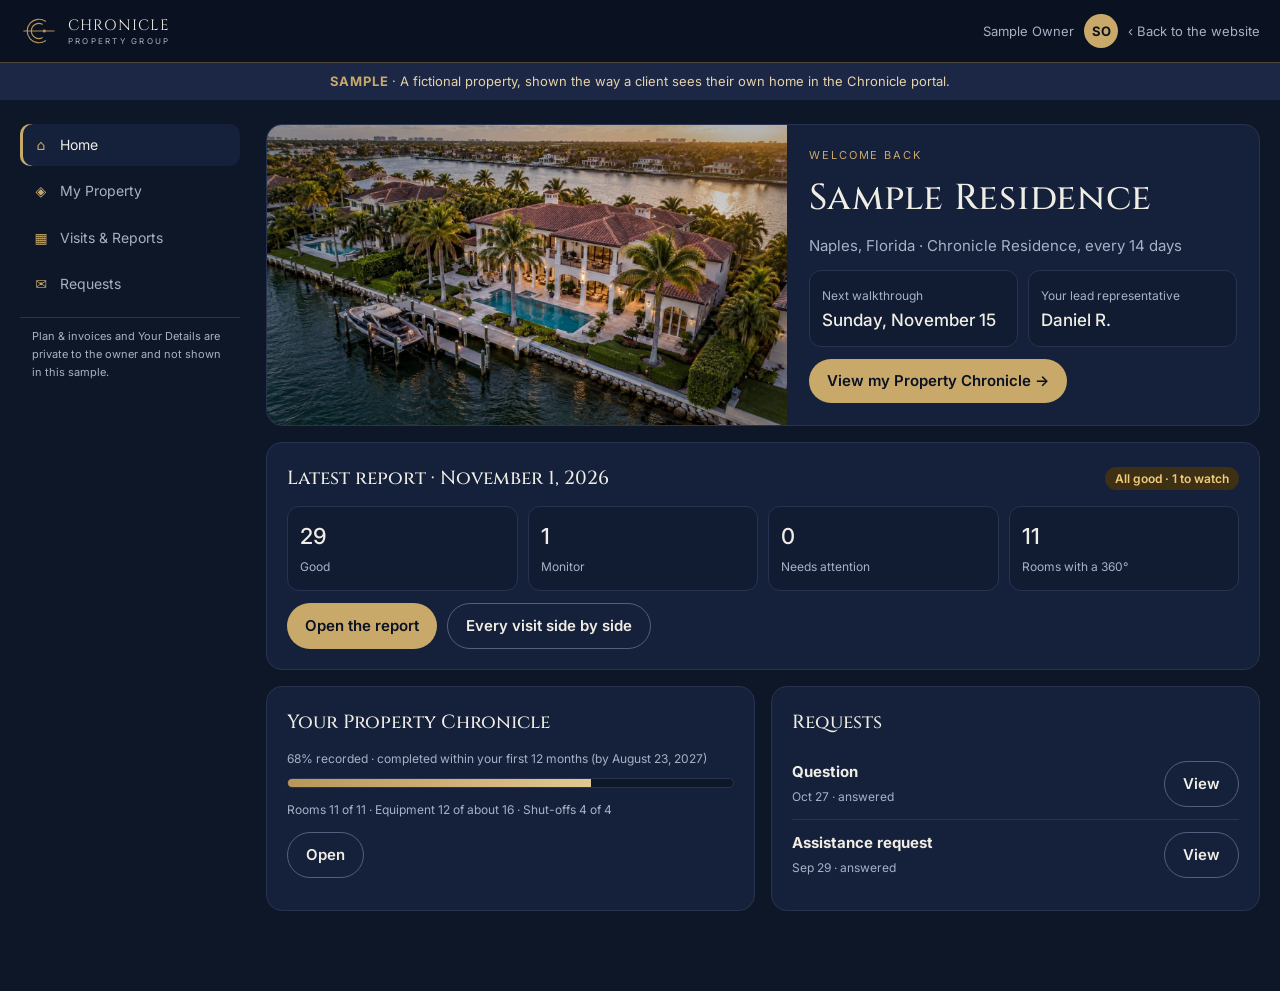
<file: client-portal.html>
<!doctype html><html lang="en"><head><meta charset="utf-8"><meta name="viewport" content="width=device-width,initial-scale=1"><title>Sample Client Portal — Chronicle</title><meta name="robots" content="noindex"><meta http-equiv="refresh" content="0; url=sample-portal.html"><link rel="canonical" href="sample-portal.html"><style>body{margin:0;background:#0E1728;color:#F0EDE5;font:15px system-ui,sans-serif;display:grid;place-items:center;min-height:100vh}a{color:#C9A96A}</style><script>location.replace('sample-portal.html')</script></head><body><p>The sample has moved: <a href="sample-portal.html">open the sample client portal</a>.</p></body></html>
</file>
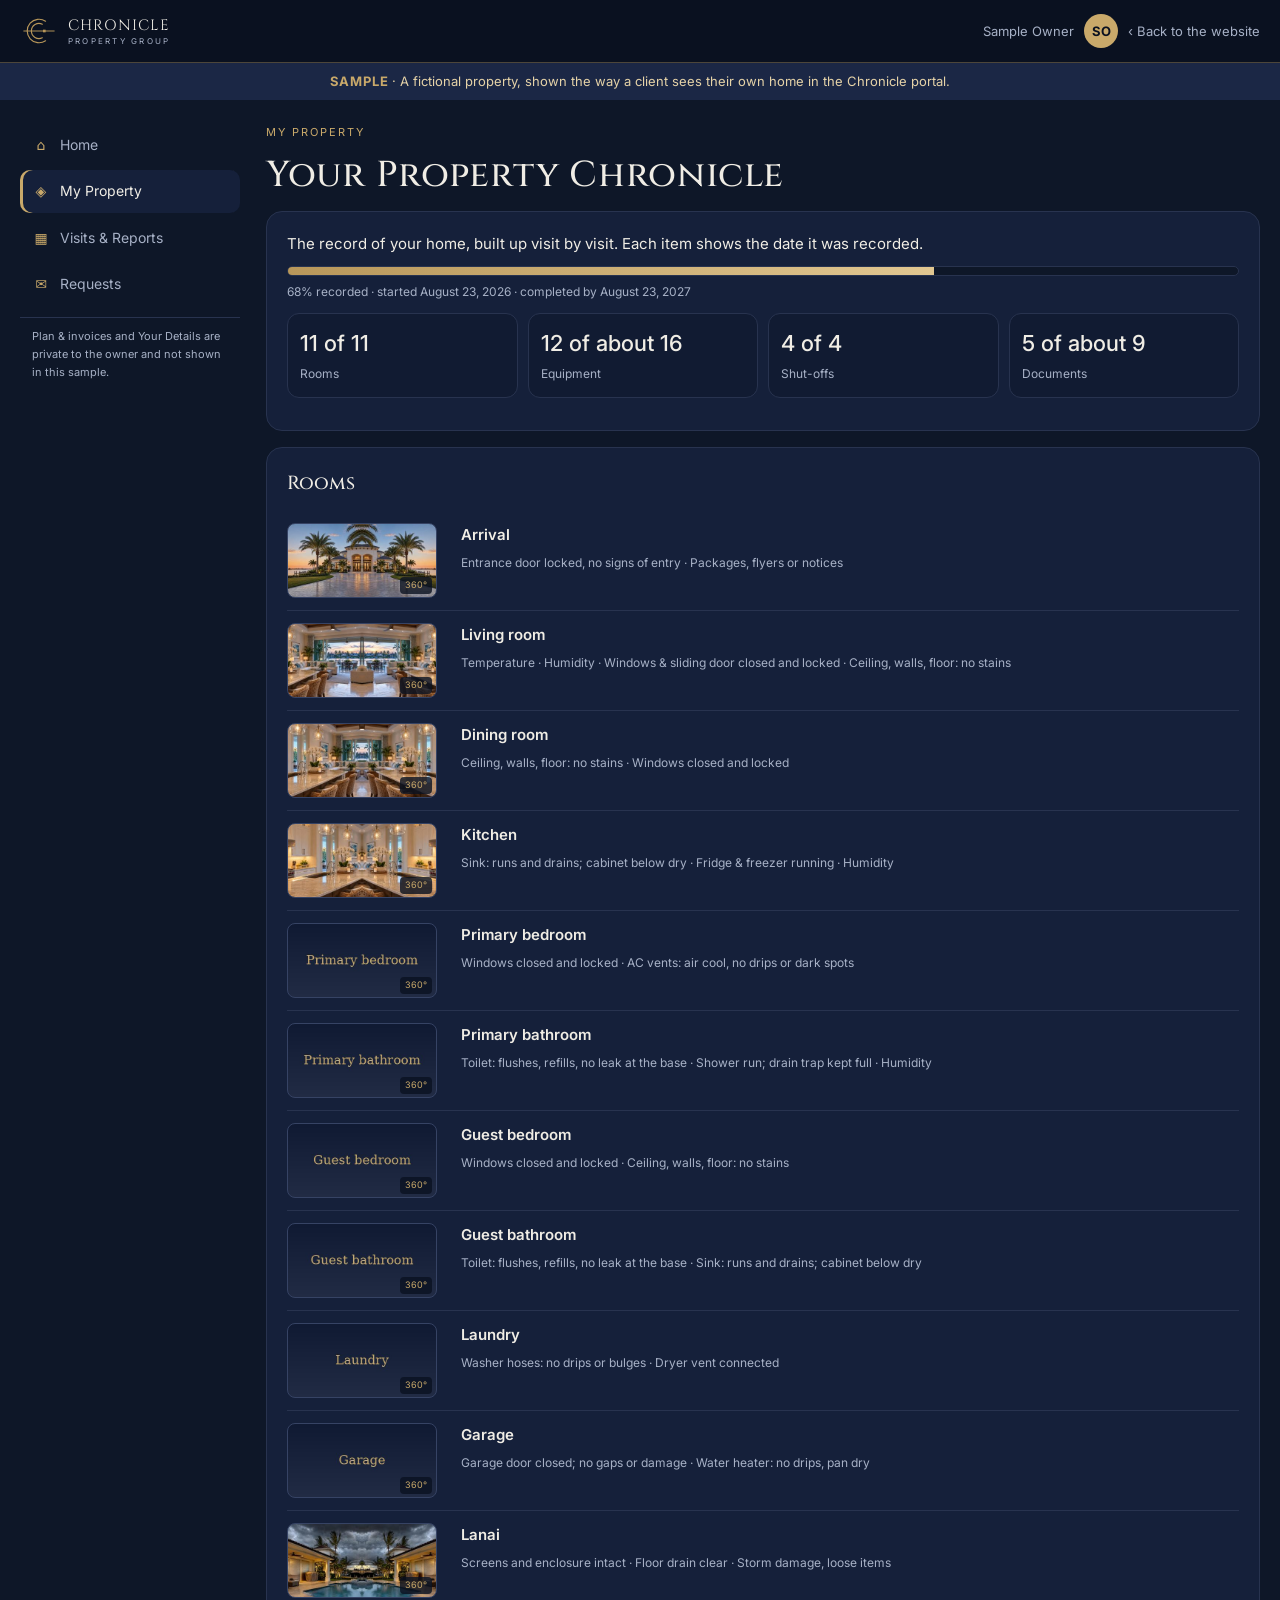
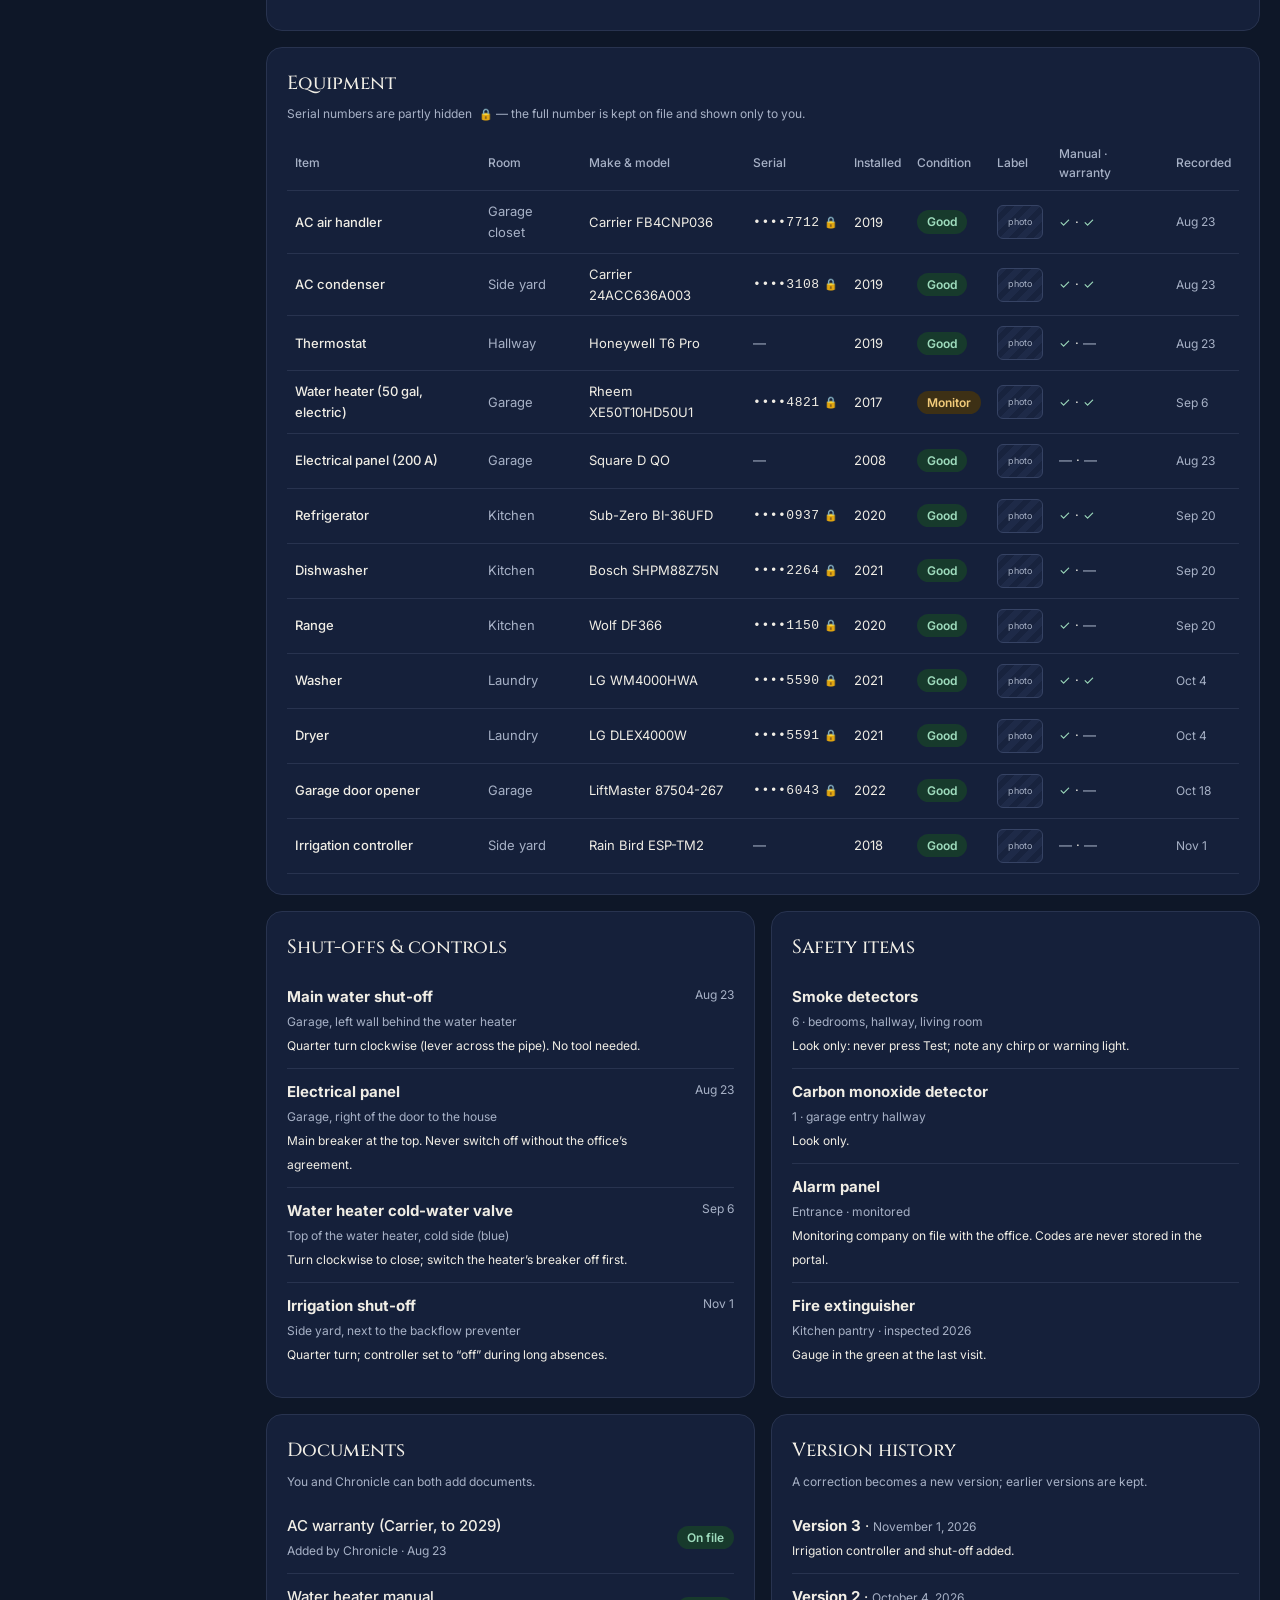
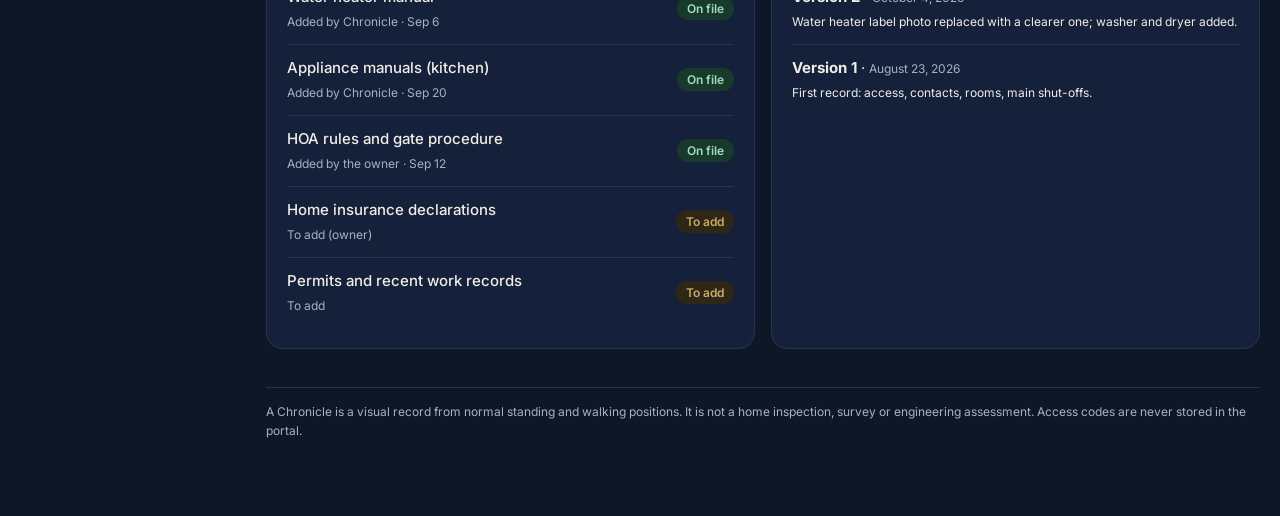
<file: first-chronicle.html>
<!doctype html><html lang="en"><head><meta charset="utf-8"><meta name="viewport" content="width=device-width,initial-scale=1"><title>Sample Client Portal — Chronicle</title><meta name="robots" content="noindex"><meta http-equiv="refresh" content="0; url=sample-portal.html#chronicle"><link rel="canonical" href="sample-portal.html#chronicle"><style>body{margin:0;background:#0E1728;color:#F0EDE5;font:15px system-ui,sans-serif;display:grid;place-items:center;min-height:100vh}a{color:#C9A96A}</style><script>location.replace('sample-portal.html#chronicle')</script></head><body><p>The sample has moved: <a href="sample-portal.html#chronicle">open the sample client portal</a>.</p></body></html>
</file>
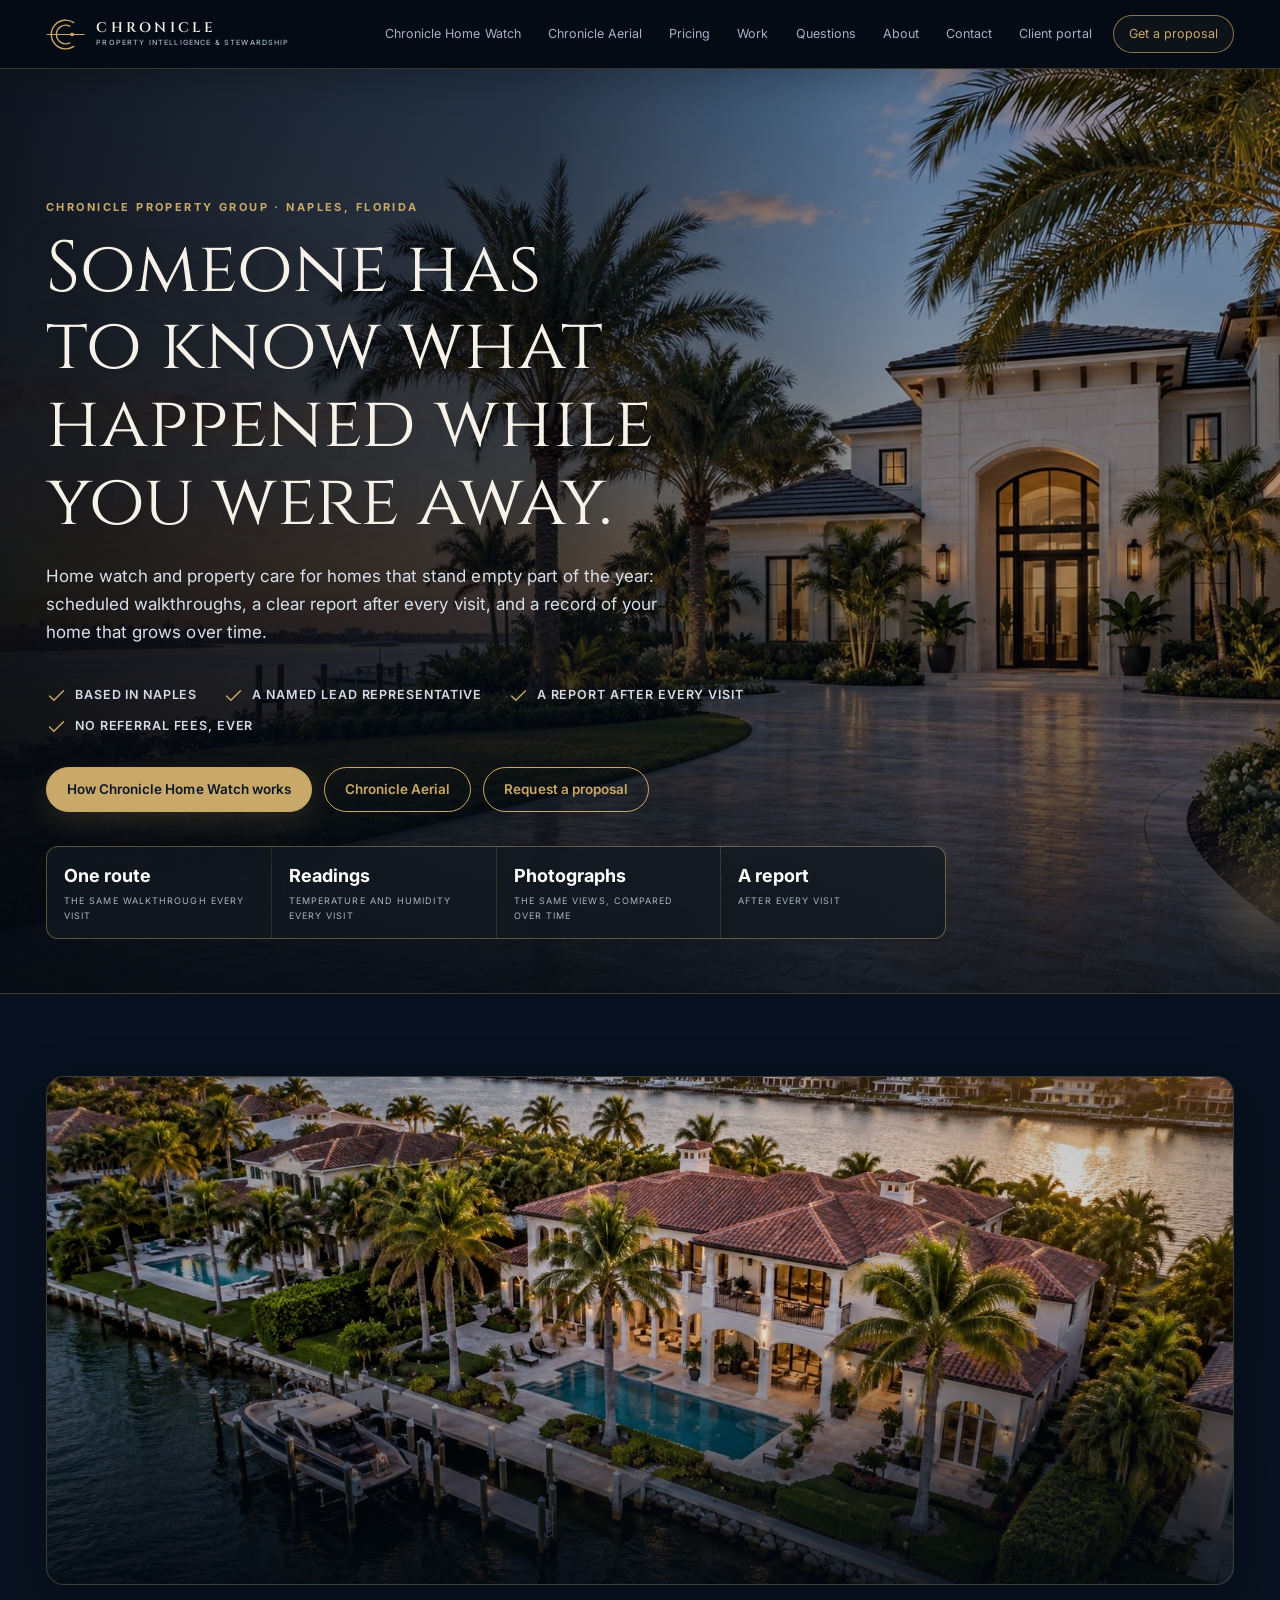
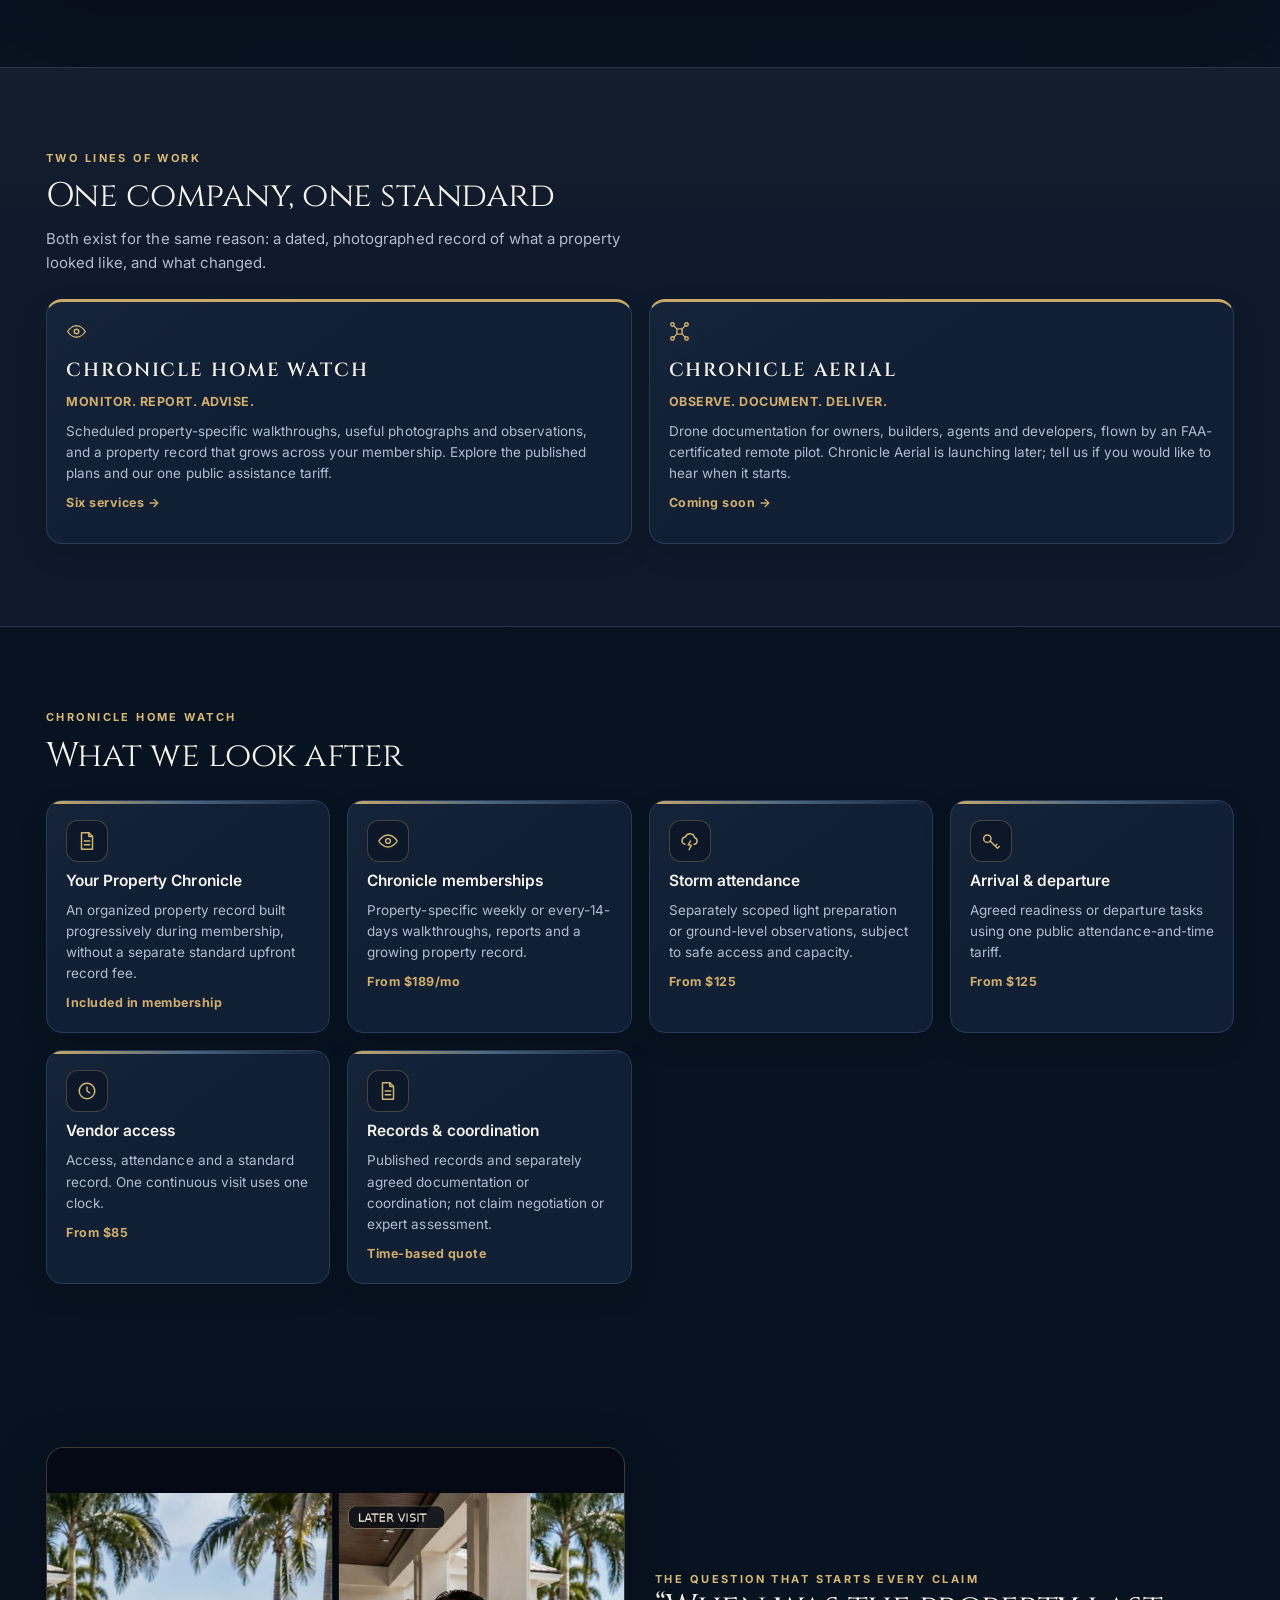
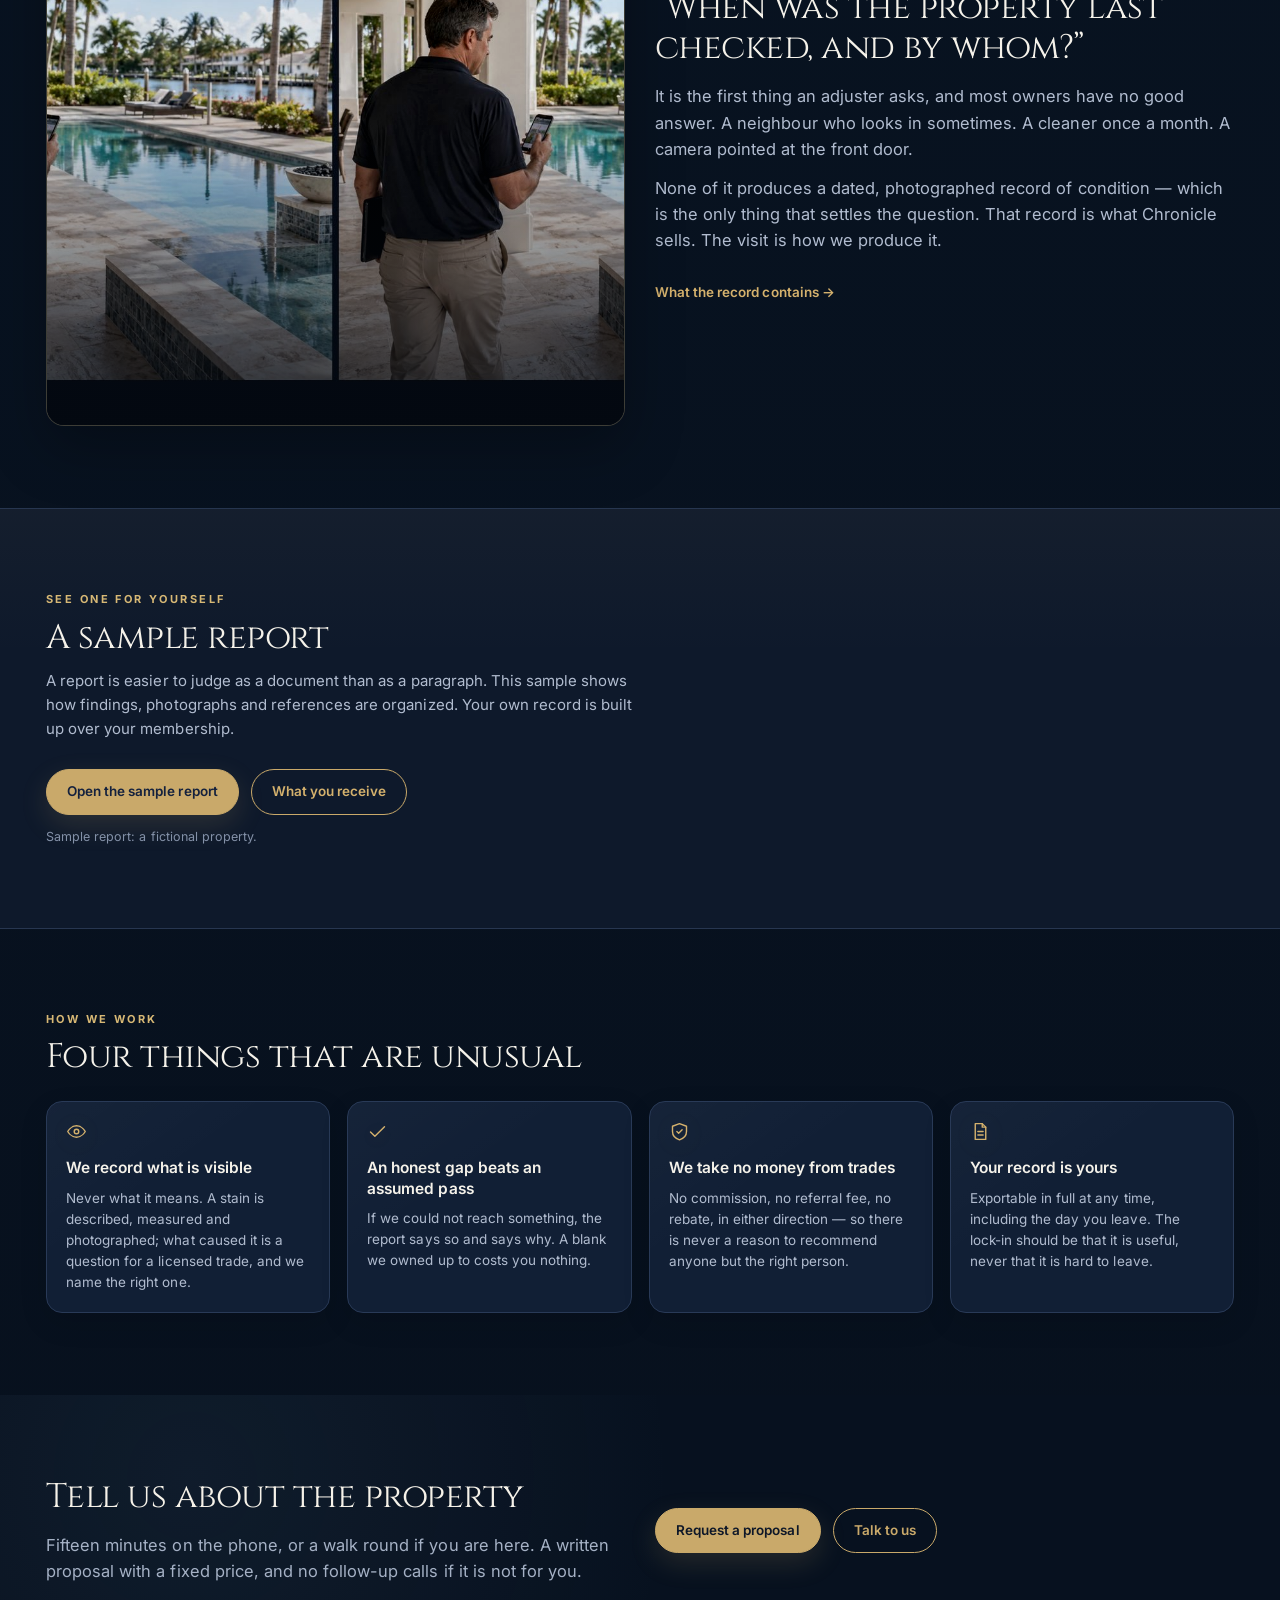
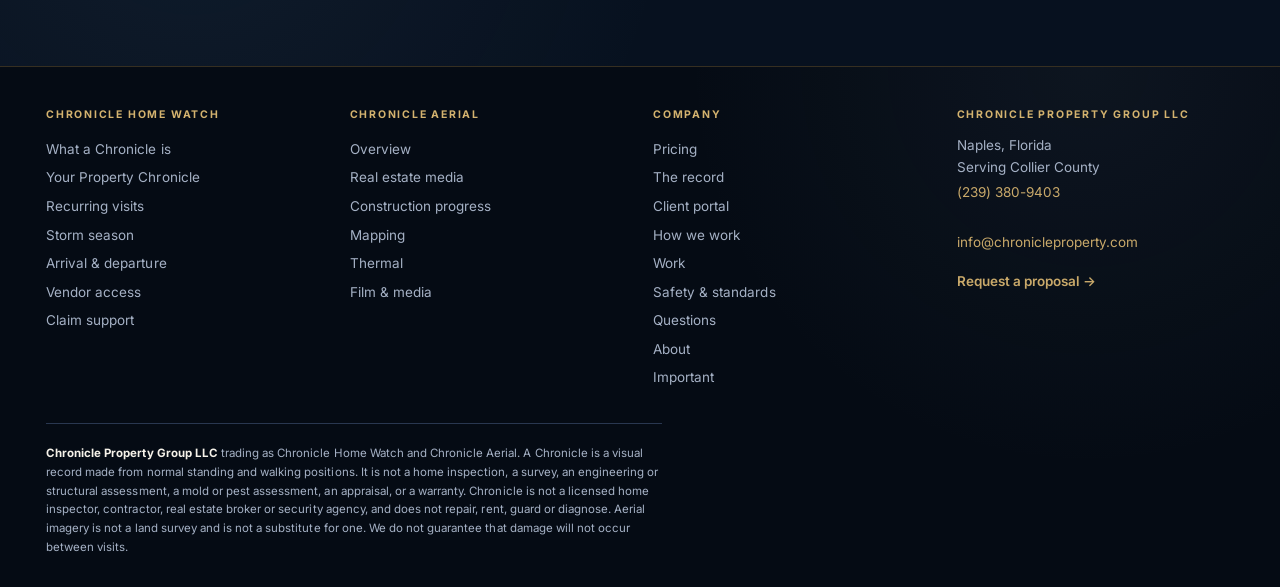
<file: overview.html>
<!doctype html><html data-theme="dark"><head><meta charset=utf8><meta name=viewport content="width=device-width,initial-scale=1,viewport-fit=cover"><style>:root{color-scheme:light;box-sizing:border-box;padding-top:env(safe-area-inset-top,0px);padding-bottom:env(safe-area-inset-bottom,0px)}html{scroll-padding-top:env(safe-area-inset-top,0px)}body{margin:0;padding:0;font:14px -apple-system,BlinkMacSystemFont,sans-serif;background:#faf9f5;color:#141413}img{max-width:100%}[hidden]:not([hidden=until-found i]){display:none!important}</style></head><body>
<title>Chronicle Property Group</title>

<link rel="preconnect" href="https://fonts.gstatic.com" crossorigin>
<link rel="stylesheet" href="https://fonts.googleapis.com/css2?family=Cinzel:wght@400;600&family=Inter:wght@400;500;600;700&display=swap">

<style>
/* Layout: navy masthead, then alternating ivory and gold bands down the page.
   Every service gets its own route. Gold is structure — rules, eyebrows, the mark. */
:root{
  --bg:#FAF8F3; --band:#F4EEE2; --surface:#FFFFFF; --surface2:#F4F1E9;
  --ink:#14213D; --ink2:#55607A; --ink3:#7C8699;
  --line:#E0DED6; --line2:#CFCCC2;
  --gold:#A9823F; --goldbrand:#B8975A;
  --good:#1FA862; --monitor:#2E5AA8; --action:#8E241B;
  --deep:#14213D; --deeper:#0E1728; --onDeep:#F3F0E9; --onDeepDim:#A9B2C4;
  --f-display:"Cinzel",Georgia,"Times New Roman",serif;
  --f-body:"Inter",system-ui,-apple-system,"Segoe UI",sans-serif;
  --r:3px;
}
@media (prefers-color-scheme:dark){ :root:not([data-theme="light"]){
  --bg:#0E1728; --band:#141F38; --surface:#15203A; --surface2:#1B2745;
  --ink:#F0EDE5; --ink2:#A7B1C6; --ink3:#7F8AA1;
  --line:#28334F; --line2:#364364;
  --gold:#CBA86A; --goldbrand:#C9A96A;
  --good:#45C98A; --monitor:#6F9AE6; --action:#CF5445;
  --deep:#0A1120; --deeper:#070C16; --onDeep:#F0EDE5; --onDeepDim:#94A0B8;
  color-scheme:dark;
}}
:root[data-theme="dark"]{
  --bg:#0E1728; --band:#141F38; --surface:#15203A; --surface2:#1B2745;
  --ink:#F0EDE5; --ink2:#A7B1C6; --ink3:#7F8AA1;
  --line:#28334F; --line2:#364364;
  --gold:#CBA86A; --goldbrand:#C9A96A;
  --good:#45C98A; --monitor:#6F9AE6; --action:#CF5445;
  --deep:#0A1120; --deeper:#070C16; --onDeep:#F0EDE5; --onDeepDim:#94A0B8;
  color-scheme:dark;
}

*{box-sizing:border-box}
body{background:var(--bg); color:var(--ink); font-family:var(--f-body); font-size:15px; line-height:1.6; -webkit-font-smoothing:antialiased}
.wrap{max-width:1140px; margin:0 auto; padding-inline:22px}
h1,h2,h3,h4{margin:0; text-wrap:balance}
p{margin:0}
a{color:inherit}
img{max-width:100%}
:focus-visible{outline:2px solid var(--goldbrand); outline-offset:2px; border-radius:2px}
svg.ic{width:21px; height:21px; stroke:currentColor; fill:none; stroke-width:1.6; stroke-linecap:round; stroke-linejoin:round}

/* masthead */
.mast{position:sticky; top:env(safe-area-inset-top,0px); z-index:50; background:var(--deep); color:var(--onDeep); border-bottom:1px solid rgba(169,130,63,.4)}
.mast .wrap{display:flex; align-items:center; gap:16px; min-height:60px; padding-block:9px; flex-wrap:wrap}
.brand{display:flex; align-items:center; gap:11px; text-decoration:none; color:inherit; flex:none}
.brand .mark{height:28px; width:auto; color:#C9A96A; flex:none}
.brand .bt{font-family:var(--f-display); font-size:13.5px; letter-spacing:.21em; font-weight:600; line-height:1.15}
.brand .bt small{display:block; font-family:var(--f-body); font-size:7.2px; letter-spacing:.16em; font-weight:500; color:var(--onDeepDim); margin-top:3px}
nav{margin-left:auto; display:flex; gap:2px; flex-wrap:wrap; align-items:center}
nav a{font-size:12.5px; color:var(--onDeepDim); text-decoration:none; padding:7px 10px; border-radius:var(--r); white-space:nowrap}
nav a:hover{color:var(--onDeep); background:rgba(255,255,255,.06)}
nav a.on{color:#C9A96A}
nav a.cta{border:1px solid rgba(201,169,106,.6); color:#C9A96A; margin-left:6px}
nav a.cta:hover{background:rgba(201,169,106,.12)}
@media (max-width:860px){ .brand .bt small{display:none} nav{width:100%; margin-left:0} nav a{padding:6px 7px; font-size:11.5px} }

/* bands */
.band{padding-block:clamp(34px,5.4vw,60px)}
.band-gold{background:var(--band); border-block:1px solid var(--line)}
.band-deep{background:var(--deep); color:var(--onDeep)}
.band-deep .eyebrow{color:#C9A96A} .band-deep .lead{color:var(--onDeepDim)}
.band-deep .h2, .band-deep h1{color:var(--onDeep)}

/* hero */
.hero{background:var(--deep); color:var(--onDeep); border-bottom:1px solid rgba(169,130,63,.3)}
.hero .wrap{padding-block:clamp(46px,8vw,90px)}
.hero .eyebrow{color:#C9A96A}
.hero h1{font-family:var(--f-display); font-weight:400; font-size:clamp(31px,6.2vw,58px); line-height:1.08; margin-top:14px; max-width:20ch}
.hero .lead{margin-top:20px; color:var(--onDeepDim); font-size:17px; max-width:60ch}
.hstats{display:flex; gap:10px 26px; flex-wrap:wrap; margin-top:26px}
.hstats span{display:flex; align-items:center; gap:8px; font-size:12.5px; letter-spacing:.07em; text-transform:uppercase; color:var(--onDeepDim); font-weight:600}
.hstats svg{color:#C9A96A}
.btnrow{display:flex; gap:12px; margin-top:28px; flex-wrap:wrap; align-items:center}
.btn{display:inline-flex; align-items:center; gap:8px; font:inherit; font-size:13.5px; font-weight:600; padding:11px 20px; border-radius:var(--r); text-decoration:none; border:1px solid var(--goldbrand); color:var(--gold); background:transparent; cursor:pointer}
.btn:hover{background:rgba(184,151,90,.1)}
.btn.solid{background:var(--goldbrand); color:#14213D; border-color:var(--goldbrand)}
.hero .btn, .band-deep .btn{border-color:#C9A96A; color:#C9A96A}
.hero .btn.solid, .band-deep .btn.solid{background:#C9A96A; color:#0E1728}
.link{font-size:13.5px; font-weight:600; color:var(--gold); text-decoration:none}

/* page head */
.phead{padding-block:clamp(32px,5vw,54px) 6px}
.eyebrow{font-size:11px; letter-spacing:.2em; text-transform:uppercase; color:var(--gold); font-weight:600}
h1.page{font-family:var(--f-display); font-weight:400; font-size:clamp(28px,5.2vw,46px); line-height:1.12; margin-top:11px}
.lead{margin-top:15px; color:var(--ink2); font-size:16.5px; max-width:64ch}
.h2{font-family:var(--f-display); font-weight:400; font-size:clamp(21px,3.3vw,30px); line-height:1.18}
.hsub{color:var(--ink2); margin-top:11px; max-width:66ch; font-size:15px}
.body{color:var(--ink2); max-width:68ch}
.body p + p{margin-top:13px}
.body b{color:var(--ink)}
.tiny{font-size:12.5px; color:var(--ink3); line-height:1.55}

/* grids & cards */
.grid{display:grid; gap:15px}
.g2{grid-template-columns:repeat(auto-fit,minmax(320px,1fr))}
.g3{grid-template-columns:repeat(auto-fit,minmax(268px,1fr))}
.g4{grid-template-columns:repeat(auto-fit,minmax(218px,1fr))}
.g5{grid-template-columns:repeat(auto-fit,minmax(202px,1fr))}
.card{background:var(--surface); border:1px solid var(--line); border-radius:var(--r); padding:19px; display:grid; gap:9px; align-content:start; text-decoration:none; color:inherit}
a.card:hover{border-color:var(--goldbrand)}
.card .ct{font-size:15.5px; font-weight:600; line-height:1.3}
.card .cd{font-size:13.5px; color:var(--ink2); line-height:1.56}
.card .cp{font-size:12.5px; font-weight:700; color:var(--gold); letter-spacing:.04em}
.card .k{font-size:10.5px; letter-spacing:.16em; text-transform:uppercase; color:var(--gold); font-weight:700}
.split{display:grid; gap:30px; grid-template-columns:repeat(auto-fit,minmax(300px,1fr)); align-items:center}

/* steps */
.steps{display:grid; gap:14px; grid-template-columns:repeat(auto-fit,minmax(205px,1fr)); margin-top:24px; counter-reset:s}
.step{border-top:2px solid var(--goldbrand); padding-top:13px}
.step .n{font-family:var(--f-display); font-size:12px; letter-spacing:.2em; color:var(--gold)}
.step .t{font-size:15px; font-weight:600; margin-top:6px}
.step .d{font-size:13.5px; color:var(--ink2); margin-top:6px; line-height:1.55}

/* placeholders */
.ph{position:relative; border:1px solid var(--line2); border-radius:var(--r); aspect-ratio:4/3;
  background:repeating-linear-gradient(135deg,transparent 0 9px, color-mix(in srgb,var(--line) 55%,transparent) 9px 10px), var(--surface2);
  display:flex; flex-direction:column; align-items:center; justify-content:center; gap:6px; text-align:center; padding:18px}
.ph.wide{aspect-ratio:21/9} .ph.tall{aspect-ratio:3/4} .ph.sq{aspect-ratio:1/1} .ph.band{aspect-ratio:16/6}
.ph::before,.ph::after{content:""; position:absolute; width:14px; height:14px; border:1px solid var(--goldbrand); opacity:.6}
.ph::before{top:8px; left:8px; border-right:0; border-bottom:0}
.ph::after{bottom:8px; right:8px; border-left:0; border-top:0}
.ph .pk{font-size:10.5px; letter-spacing:.2em; text-transform:uppercase; font-weight:700; color:var(--gold)}
.ph .pn{font-size:12.5px; color:var(--ink2); max-width:44ch; line-height:1.5}

/* tables */
.tblwrap{overflow-x:auto; border:1px solid var(--line); border-radius:var(--r); background:var(--surface)}
.tbl{width:100%; border-collapse:collapse; font-size:14px}
.tbl th{background:var(--deep); color:#fff; font-size:10.5px; letter-spacing:.13em; text-transform:uppercase; text-align:left; padding:10px 13px; font-weight:600; white-space:nowrap}
.tbl td{padding:10px 13px; border-bottom:1px solid var(--line); vertical-align:top}
.tbl tr:nth-child(even) td{background:var(--surface2)}
.tbl .num{text-align:right; font-variant-numeric:tabular-nums; font-weight:600; white-space:nowrap}
.pnote{font-size:12.5px; color:var(--ink3); margin-top:12px; line-height:1.55}

/* lists */
ul.ticks{margin:0; padding:0; list-style:none; display:grid; gap:9px}
ul.ticks li{display:grid; grid-template-columns:17px 1fr; gap:11px; font-size:14.5px; color:var(--ink2); line-height:1.55}
ul.ticks li::before{content:""; width:7px; height:7px; border-radius:50%; background:var(--goldbrand); margin-top:8px}
ul.ticks li > span{min-width:0}
ul.ticks li b{color:var(--ink)}
.callout{background:var(--surface); border:1px solid var(--line); border-left:4px solid var(--goldbrand); border-radius:var(--r); padding:18px 20px}
.band-gold .callout{background:var(--surface)}
.callout h3{font-size:14.5px; font-weight:700; margin-bottom:9px}
.callout p{font-size:13.5px; color:var(--ink2); line-height:1.6}
.callout p + p{margin-top:9px}

/* faq */
details{border-bottom:1px solid var(--line); padding:13px 0}
summary{cursor:pointer; font-size:15px; font-weight:600; list-style:none; display:flex; gap:12px; align-items:flex-start}
summary::-webkit-details-marker{display:none}
summary::before{content:"+"; color:var(--gold); font-weight:700; width:14px; flex:none}
details[open] summary::before{content:"\2212"}
details p{margin-top:10px; padding-left:26px; font-size:14px; color:var(--ink2); line-height:1.6; max-width:70ch}

/* form */
form{display:grid; gap:15px; max-width:760px}
.frow{display:grid; gap:15px; grid-template-columns:repeat(auto-fit,minmax(215px,1fr))}
label{display:grid; gap:6px; font-size:11.5px; letter-spacing:.1em; text-transform:uppercase; color:var(--ink3); font-weight:600}
input,select,textarea{font:inherit; font-size:14.5px; color:var(--ink); background:var(--surface); border:1px solid var(--line2); border-radius:var(--r); padding:10px 12px; width:100%; text-transform:none; letter-spacing:normal; font-weight:400}
textarea{min-height:108px; resize:vertical}
input:focus,select:focus,textarea:focus{border-color:var(--goldbrand)}
.msg{border-radius:var(--r); padding:14px 16px; font-size:14px; line-height:1.55; background:var(--surface); border:1px solid var(--line2)}
.msg.ok{border-color:color-mix(in srgb,var(--good) 50%,transparent)}
.msg.bad{border-color:color-mix(in srgb,var(--action) 50%,transparent)}
.copyrow{display:flex; align-items:center; gap:10px; flex-wrap:wrap; padding:12px 14px; border:1px solid var(--line); border-radius:var(--r); background:var(--surface)}
.copyrow .lab{font-size:11px; letter-spacing:.14em; text-transform:uppercase; color:var(--ink3); font-weight:600; min-width:70px}
.copyrow .val{font-size:15px; font-weight:600; user-select:all; min-width:0; overflow-wrap:anywhere}
.copyrow button{margin-left:auto; font:inherit; font-size:11.5px; letter-spacing:.08em; text-transform:uppercase; font-weight:600; color:var(--gold); background:transparent; border:1px solid var(--line2); border-radius:var(--r); padding:5px 11px; cursor:pointer}

/* footer */
footer{background:var(--deep); color:var(--onDeepDim); border-top:1px solid rgba(169,130,63,.3)}
footer .wrap{padding-block:40px 30px}
.fgrid{display:grid; gap:26px; grid-template-columns:repeat(auto-fit,minmax(176px,1fr))}
.fgrid h4{font-size:10.5px; letter-spacing:.17em; text-transform:uppercase; color:#C9A96A; font-weight:700; margin-bottom:11px}
.fgrid a{display:block; font-size:13.5px; color:var(--onDeepDim); text-decoration:none; padding-block:3.5px}
.fgrid a:hover{color:var(--onDeep)}
.fgrid p{font-size:13.5px; line-height:1.6}
.fbot{margin-top:30px; padding-top:20px; border-top:1px solid rgba(169,130,63,.25); font-size:11.5px; line-height:1.65; max-width:88ch}
.fbot b{color:var(--onDeep)}
.draft{background:var(--band); border-bottom:1px solid var(--line)}
.draft .wrap{display:flex; gap:13px; align-items:flex-start; padding-block:10px}
.draft .tag{font-size:10px; letter-spacing:.18em; font-weight:700; color:var(--gold); border:1px solid var(--gold); padding:2px 7px; border-radius:var(--r); white-space:nowrap; flex:none}
.draft p{font-size:12.5px; color:var(--ink2); min-width:0}
.subnav{display:flex; gap:7px; flex-wrap:wrap; margin-top:22px}
.subnav a{font-size:12.5px; font-weight:600; padding:7px 13px; border:1px solid var(--line2); border-radius:999px; text-decoration:none; color:var(--ink2); background:var(--surface)}
.subnav a:hover{border-color:var(--goldbrand); color:var(--gold)}
.subnav a.on{background:var(--deep); color:#C9A96A; border-color:var(--deep)}
@media (prefers-reduced-motion:reduce){ *{transition:none!important; animation:none!important} }

/* ============================================================
   CHRONICLE SIGNATURE DARK EDITION
   Visual redesign only. Original information architecture,
   copy, pricing, service descriptions and routes remain intact.
   ============================================================ */
:root[data-theme="dark"]{
  --bg:#07101D;
  --band:#0E192B;
  --surface:#111F35;
  --surface2:#162640;
  --ink:#F5F2EA;
  --ink2:#B6C0D0;
  --ink3:#8591A7;
  --line:#273650;
  --line2:#394A69;
  --gold:#D4B16D;
  --goldbrand:#C9A96A;
  --good:#4AC98E;
  --monitor:#78A6ED;
  --action:#D45A4C;
  --deep:#081321;
  --deeper:#050B14;
  --onDeep:#F6F2E9;
  --onDeepDim:#A5B1C5;
  --r:14px;
  color-scheme:dark;
}
*{scrollbar-width:thin;scrollbar-color:#3A4964 #0A1424}
html{background:#050B14}
body{
  background:
    radial-gradient(circle at 50% -20%,rgba(91,124,153,.12),transparent 42rem),
    linear-gradient(180deg,#07101D 0%,#081321 45%,#07101D 100%);
  letter-spacing:.002em;
}
.wrap{max-width:1240px;padding-inline:26px}
::selection{background:#C9A96A;color:#07101D}

/* header */
.mast{
  background:rgba(5,11,20,.92);
  backdrop-filter:blur(18px) saturate(130%);
  border-bottom:1px solid rgba(201,169,106,.28);
  box-shadow:0 10px 34px rgba(0,0,0,.22);
}
.mast .wrap{min-height:68px}
.brand .mark{height:31px}
.brand .bt{font-size:14px;letter-spacing:.235em}
nav{gap:3px}
nav a{border-radius:999px;padding:8px 12px;transition:.18s ease}
nav a:hover{background:#122139;color:#fff}
nav a.on{background:rgba(201,169,106,.11);color:#E3C98F}
nav a.cta{
  border-color:rgba(201,169,106,.66);
  background:rgba(201,169,106,.05);
  padding-inline:15px;
}
.draft{background:#0A1626;border-bottom-color:#263650}
.draft .tag{border-radius:999px;color:#DABF87}
.draft p{color:#9EABC0}

/* universal section rhythm */
.band{padding-block:clamp(48px,6.4vw,82px)}
.band-gold{
  background:
    linear-gradient(180deg,rgba(201,169,106,.035),transparent 35%),
    #0E192B;
  border-block-color:#273650;
}
.band-deep{
  background:
    radial-gradient(circle at 15% 30%,rgba(91,124,153,.10),transparent 30rem),
    #07111F;
}
.eyebrow{color:#D7B875;font-weight:700;letter-spacing:.22em}
.h2{font-size:clamp(24px,3.4vw,34px);letter-spacing:-.015em}
.hsub,.lead,.body,.card .cd,.step .d,.callout p,details p{color:#B1BCCF}
.tiny,.pnote{color:#8491A8}

/* photographic homepage hero */
.hero.signature-hero{
  position:relative;
  min-height:min(790px,86vh);
  overflow:hidden;
  display:flex;
  align-items:flex-end;
  border-bottom:1px solid rgba(201,169,106,.28);
}
.hero.signature-hero::before{
  content:"";
  position:absolute;inset:0;
  background-image:var(--hero-image);
  background-position:center 48%;
  background-size:cover;
  transform:scale(1.01);
  filter:saturate(.92) contrast(1.05) brightness(.84);
}
.hero.signature-hero::after{
  content:"";
  position:absolute;inset:0;
  background:
    linear-gradient(90deg,rgba(4,9,17,.90) 0%,rgba(4,9,17,.66) 42%,rgba(4,9,17,.12) 72%),
    linear-gradient(180deg,rgba(4,9,17,.08) 0%,rgba(4,9,17,.06) 48%,rgba(4,9,17,.80) 100%);
}
.hero.signature-hero .wrap{
  width:100%;position:relative;z-index:2;
  padding-block:130px 54px;
}
.hero.signature-hero h1{
  font-size:clamp(40px,6.2vw,72px);
  max-width:15ch;
  text-shadow:0 5px 32px rgba(0,0,0,.38);
}
.hero.signature-hero .lead{
  font-size:17px;line-height:1.65;color:#D7DFE9;max-width:59ch
}
.hero.signature-hero .hstats{
  max-width:900px;padding:13px 0 2px;
}
.hero.signature-hero .hstats span{color:#D3DBE8}
.btn{
  border-radius:999px;
  transition:transform .18s ease,background .18s ease,border-color .18s ease;
}
.btn:hover{transform:translateY(-1px)}
.btn.solid{box-shadow:0 10px 28px rgba(201,169,106,.16)}
.heroproof{
  display:grid;grid-template-columns:repeat(4,1fr);
  max-width:900px;margin-top:34px;
  border:1px solid rgba(201,169,106,.30);
  background:rgba(201,169,106,.18);
  gap:1px;border-radius:12px;overflow:hidden;
}
.heroproof div{
  background:rgba(7,16,29,.75);
  backdrop-filter:blur(12px);
  padding:15px 17px;
}
.heroproof b{display:block;color:#fff;font-size:18px}
.heroproof span{display:block;color:#AAB5C7;font-size:9px;text-transform:uppercase;letter-spacing:.12em;margin-top:3px}

/* page heads */
.phead{
  position:relative;
  padding-block:clamp(44px,6vw,72px) 18px;
}
.phead::after{
  content:"";position:absolute;left:0;right:0;bottom:0;height:1px;
  background:linear-gradient(90deg,transparent,rgba(201,169,106,.32),transparent)
}
h1.page{font-size:clamp(32px,5vw,52px);max-width:22ch}
.subnav{margin-top:26px}
.subnav a{
  border-radius:999px;background:#111E33;border-color:#31405C;color:#AEB8C9;
  transition:.18s ease;
}
.subnav a:hover{background:#162642}
.subnav a.on{background:#C9A96A;color:#07101D;border-color:#C9A96A}

/* contextual visual placeholder replacement */
.context-visual{
  position:relative;
  margin:0;
  overflow:hidden;
  border-radius:18px;
  background:#0A1424;
  border:1px solid rgba(201,169,106,.27);
  box-shadow:0 22px 58px rgba(0,0,0,.28);
  min-height:280px;
}
.context-visual.wide{aspect-ratio:21/9}
.context-visual.band{aspect-ratio:16/6}
.context-visual.sq{aspect-ratio:1/1}
.context-visual.tall{aspect-ratio:3/4}
.context-visual img{
  position:absolute;inset:0;width:100%;height:100%;object-fit:cover;
  filter:saturate(.94) contrast(1.04);
  transition:transform .38s ease,filter .38s ease;
}
.context-visual:hover img{transform:scale(1.018);filter:saturate(1) contrast(1.05)}
.context-visual::after{
  content:"";position:absolute;inset:0;pointer-events:none;
  background:linear-gradient(180deg,transparent 42%,rgba(3,8,15,.82) 100%);
}
.context-visual .vis-badge{
  position:absolute;z-index:3;right:15px;top:15px;
  border:1px solid rgba(201,169,106,.58);
  border-radius:999px;padding:5px 9px;
  background:rgba(5,11,20,.74);backdrop-filter:blur(10px);
  color:#E5CA95;font-size:9px;font-weight:700;letter-spacing:.12em;text-transform:uppercase
}
.context-visual figcaption{
  position:absolute;z-index:3;left:19px;right:19px;bottom:16px;
  display:grid;gap:3px;
}
.context-visual figcaption b{
  font-size:9.5px;letter-spacing:.18em;text-transform:uppercase;color:#D9BA78
}
.context-visual figcaption span{
  color:#F0F3F7;font-size:12.5px;line-height:1.45;max-width:82ch
}

/* cards */
.grid{gap:17px}
.card{
  border-radius:16px;
  background:
    linear-gradient(145deg,rgba(255,255,255,.018),transparent 40%),
    #111F35;
  border-color:#293A57;
  box-shadow:0 10px 28px rgba(0,0,0,.12);
  transition:transform .18s ease,border-color .18s ease,box-shadow .18s ease;
}
a.card:hover{
  border-color:rgba(201,169,106,.70);
  transform:translateY(-3px);
  box-shadow:0 18px 44px rgba(0,0,0,.22);
}
.card .k{color:#D0AD6C}
.card .cp{color:#D0AD6C}
.card svg{filter:drop-shadow(0 3px 12px rgba(201,169,106,.12))}

/* subtle service cards differentiated visually without repeating photographs */
.service-link-card{position:relative;overflow:hidden}
.service-link-card::before{
  content:"";position:absolute;inset:0 0 auto 0;height:3px;
  background:linear-gradient(90deg,#C9A96A,rgba(91,124,153,.75),transparent)
}
.service-link-card .svc-icon{
  width:42px;height:42px;border-radius:12px;display:grid;place-items:center;
  border:1px solid rgba(201,169,106,.30);background:#0C182A;color:#D3B46F;
}
.service-link-card .svc-icon svg{width:22px;height:22px}

/* steps */
.steps{gap:18px}
.step{
  border-top-color:#C9A96A;
  background:linear-gradient(180deg,rgba(201,169,106,.04),transparent 60%);
  padding:17px 5px 4px 0
}
.step .n{color:#D3B16E}
.step .t{font-size:15.5px}

/* tables */
.tblwrap{
  border-radius:15px;
  border-color:#2A3954;
  box-shadow:0 12px 30px rgba(0,0,0,.12)
}
.tbl th{background:#07111F;color:#D8DFE9}
.tbl td{border-color:#293850;color:#CAD1DD}
.tbl tr:nth-child(even) td{background:#14233D}
.tbl tr:hover td{background:#192945}
.tbl .num{color:#F1E4C6}

/* callouts, faqs, forms */
.callout{
  border-radius:14px;
  background:#111F35;
  border-color:#2D3D59;
  border-left-color:#C9A96A;
  box-shadow:0 10px 28px rgba(0,0,0,.10)
}
details{border-bottom-color:#293850}
summary{color:#EFF1F5}
input,select,textarea{
  border-radius:11px;
  background:#0E1A2D;
  border-color:#354560;
}
input:focus,select:focus,textarea:focus{
  box-shadow:0 0 0 3px rgba(201,169,106,.10)
}
.copyrow,.msg{background:#111F35;border-color:#31405D}

/* footer */
footer{
  background:
    radial-gradient(circle at 85% 0%,rgba(91,124,153,.09),transparent 25rem),
    #050B14;
}
.fgrid h4{color:#D4B36F}
.fbot{border-top-color:#293750}

/* home special two-line cards */
a.card[href="#care"],a.card[href="#aerial"]{
  min-height:245px;
}
a.card[href="#care"]::after,a.card[href="#aerial"]::after{
  content:"";position:absolute;width:160px;height:160px;right:-70px;bottom:-80px;border-radius:50%;
  background:radial-gradient(circle,rgba(201,169,106,.12),transparent 68%);
  pointer-events:none;
}

/* accessibility + responsive */
@media(max-width:900px){
  .hero.signature-hero{min-height:720px}
  .heroproof{grid-template-columns:repeat(2,1fr)}
}
@media(max-width:680px){
  .wrap{padding-inline:19px}
  .hero.signature-hero{min-height:680px}
  .hero.signature-hero .wrap{padding-block:95px 36px}
  .hero.signature-hero::after{
    background:
      linear-gradient(180deg,rgba(4,9,17,.28),rgba(4,9,17,.46) 42%,rgba(4,9,17,.90) 92%),
      linear-gradient(90deg,rgba(4,9,17,.74),rgba(4,9,17,.18));
  }
  .heroproof{grid-template-columns:1fr 1fr}
  .context-visual.wide,.context-visual.band{aspect-ratio:4/3}
}

/* final wording 14 Nov: photographs never wider than a phone screen */
.context-visual{max-width:100%}
html,body{overflow-x:clip}
@media(max-width:640px){.context-visual{min-height:0}.context-visual.wide,.context-visual.band{aspect-ratio:4/3}}
</style>

<header class="mast">
  <div class="wrap">
    <a class="brand" href="#home" aria-label="Chronicle Property Group — home">
      <svg class="mark" viewBox="15 33 170 134" fill="none" aria-hidden="true"><g stroke="currentColor" stroke-linecap="round"><path d="M 134.67 48.60 A 62 62 0 1 0 134.67 151.40" stroke-width="6"/><path d="M 117.53 64.05 A 40 40 0 1 0 117.53 135.95" stroke-width="6"/><path d="M 20 100 L 180 100" stroke-width="5"/></g><rect x="121" y="93" width="14" height="14" fill="currentColor" stroke="none"/></svg>
      <span class="bt">CHRONICLE<small>PROPERTY INTELLIGENCE &amp; STEWARDSHIP</small></span>
    </a>
    <nav id="nav"></nav>
  </div>
</header>



<main id="main"></main>

<footer>
  <div class="wrap">
    <div class="fgrid">
      <div><h4>Chronicle Home Watch</h4>
        <a href="#care">What a Chronicle is</a><a href="#baseline">Your Property Chronicle</a><a href="#recurring">Recurring visits</a>
        <a href="#storm">Storm season</a><a href="#arrival">Arrival &amp; departure</a><a href="#vendor">Vendor access</a><a href="#claims">Claim support</a></div>
      <div><h4>Chronicle Aerial</h4>
        <a href="#aerial">Overview</a><a href="#real-estate">Real estate media</a><a href="#construction">Construction progress</a>
        <a href="#mapping">Mapping</a><a href="#thermal">Thermal</a><a href="#film">Film &amp; media</a></div>
      <div><h4>Company</h4>
        <a href="#pricing">Pricing</a><a href="#record">The record</a><a href="sample-portal.html" target="_blank" rel="noopener">Client portal</a><a href="#how-it-works">How we work</a><a href="#work">Work</a>
        <a href="#safety">Safety &amp; standards</a><a href="#faq">Questions</a><a href="#about">About</a><a href="#legal">Important</a></div>
      <div><h4>Chronicle Property Group LLC</h4>
        <p>Naples, Florida<br>Serving Collier County<br><a href="tel:+12393809403" style="color:#C9A96A">(239) 380-9403</a><br><a href="mailto:info@chronicleproperty.com" style="color:#C9A96A">info@chronicleproperty.com</a></p>
        <a href="#quote" style="margin-top:10px;color:#C9A96A;font-weight:600">Request a proposal →</a></div>
    </div>
    <p class="fbot"><b>Chronicle Property Group LLC</b> trading as Chronicle Home Watch and Chronicle Aerial. A Chronicle is a visual record made from normal standing and walking positions. It is not a home inspection, a survey, an engineering or structural assessment, a mold or pest assessment, an appraisal, or a warranty. Chronicle is not a licensed home inspector, contractor, real estate broker or security agency, and does not repair, rent, guard or diagnose. Aerial imagery is not a land survey and is not a substitute for one. We do not guarantee that damage will not occur between visits.</p>
  </div>
</footer>

<script src="assets/chronicle-care-catalogue.js"></script>
<script>
(function(){
"use strict";

var SPECIMEN = "sample-portal.html#chronicle";
var PORTAL = "sample-portal.html";

var CONTEXT_PHOTOS = {"A Naples property at first light, shot wide with room for the headline. 21:9.": "assets/site-01.jpg", "The same view, months apart. Two frames from one fixed standing point — the pair that explains the whole service.": "assets/site-02.jpg", "Specialist at a property, shoe covers on, recording a reading. Working, not posed.": "assets/site-03.jpg", "Aerial of a Naples waterfront property at golden hour. 21:9, wide, room for a headline.": "assets/site-04.jpg", "The specimen report open on a tablet, in a kitchen.": "assets/site-05.jpg", "Three identically framed street views, a week apart, with the one change marked.": "assets/site-06.jpg", "The portal dashboard — last visit, the season’s readings and what needs a decision.": "assets/site-07.jpg", "Project one — replace with real work": "assets/site-08.jpg", "Project two": "assets/site-09.jpg", "Project three": "assets/site-10.jpg", "Portrait — on site and working, rather than a studio headshot.": "assets/site-11.jpg", "The baseline in progress — data plate being photographed in a garage, torch lighting it from the side.": "assets/site-12.jpg", "A specialist walking the exterior of a lanai, phone in hand, mid-visit.": "assets/site-13.jpg", "Lanai furniture secured and a property photographed from the street before a storm.": "assets/site-14.jpg", "A prepared interior: blinds open, lights on, a house that is ready rather than merely secure.": "assets/site-15.jpg", "A specialist locking a door behind a departing vendor, logging the time.": "assets/site-16.jpg", "A claim package laid out — dated photographs, readings and the attendance log.": "assets/site-17.jpg", "Aerial three-quarter view of a waterfront home, late afternoon light.": "assets/site-18.jpg", "A build in progress from above, mid-frame, with the site boundary visible.": "assets/site-19.jpg", "An orthomosaic of a parcel, square-on and seamless.": "assets/site-20.jpg", "A thermal frame of a tile roof, anomalies visible as warmer patches.": "assets/site-21.jpg", "A cinematic aerial of a coastal development at dusk.": "assets/site-22.jpg"};
var HOME_HERO_IMAGE = "assets/site-23.jpg";

/* ---------- icons ---------- */
var I = {
  eye:'<svg class="ic" viewBox="0 0 24 24"><path d="M2 12s3.6-6.5 10-6.5S22 12 22 12s-3.6 6.5-10 6.5S2 12 2 12z"/><circle cx="12" cy="12" r="2.6"/></svg>',
  house:'<svg class="ic" viewBox="0 0 24 24"><path d="M3 10.5 12 3l9 7.5"/><path d="M5.5 9.5V21h13V9.5"/><path d="M10 21v-6h4v6"/></svg>',
  crane:'<svg class="ic" viewBox="0 0 24 24"><path d="M4 21V6l8-3v4"/><path d="M4 6h16"/><path d="M18 6v5"/><path d="M12 7v14"/><path d="M15 11h6"/></svg>',
  map:'<svg class="ic" viewBox="0 0 24 24"><path d="M9 4 3 6.5v13L9 17l6 2.5 6-2.5v-13L15 7z"/><path d="M9 4v13M15 7v12.5"/></svg>',
  thermal:'<svg class="ic" viewBox="0 0 24 24"><path d="M10 13.5V5a2 2 0 1 1 4 0v8.5a4.5 4.5 0 1 1-4 0z"/><circle cx="12" cy="17.5" r="1.6"/></svg>',
  camera:'<svg class="ic" viewBox="0 0 24 24"><path d="M3 8h3l1.5-2h9L18 8h3v12H3z"/><circle cx="12" cy="13.5" r="3.6"/></svg>',
  storm:'<svg class="ic" viewBox="0 0 24 24"><path d="M6.5 15.5A4 4 0 0 1 7 7.6a5.2 5.2 0 0 1 10 .8 3.6 3.6 0 0 1-.6 7.1"/><path d="m12.5 12-2.5 4.5h3.5L11 21.5"/></svg>',
  key:'<svg class="ic" viewBox="0 0 24 24"><circle cx="8" cy="9.5" r="4"/><path d="m11 12 8 8M16.5 17.5l2-2M19 20l2-2"/></svg>',
  file:'<svg class="ic" viewBox="0 0 24 24"><path d="M14 3H6v18h12V7z"/><path d="M14 3v4h4"/><path d="M9 12h6M9 16h6"/></svg>',
  shield:'<svg class="ic" viewBox="0 0 24 24"><path d="M12 3 20 6v6c0 5-3.4 8-8 9.5C7.4 20 4 17 4 12V6z"/><path d="m9 12 2 2 4-4"/></svg>',
  clock:'<svg class="ic" viewBox="0 0 24 24"><circle cx="12" cy="12" r="8.5"/><path d="M12 7.5V12l3 2"/></svg>',
  drop:'<svg class="ic" viewBox="0 0 24 24"><path d="M12 3s6 6.4 6 10.4A6 6 0 0 1 6 13.4C6 9.4 12 3 12 3z"/></svg>',
  bolt:'<svg class="ic" viewBox="0 0 24 24"><path d="M13.5 2 5 13h6l-1.5 9L19 11h-6z"/></svg>',
  drone:'<svg class="ic" viewBox="0 0 24 24"><rect x="9" y="9" width="6" height="6" rx="1"/><path d="M9 9 5 5M15 9l4-4M9 15l-4 4M15 15l4 4"/><circle cx="4" cy="4" r="2"/><circle cx="20" cy="4" r="2"/><circle cx="4" cy="20" r="2"/><circle cx="20" cy="20" r="2"/></svg>',
  check:'<svg class="ic" viewBox="0 0 24 24"><path d="m4 12.5 5 5L20 6.5"/></svg>'
};

function esc(s){ return String(s).replace(/[&<>"]/g, function(c){ return {"&":"&amp;","<":"&lt;",">":"&gt;",'"':"&quot;"}[c]; }); }
function band(cls, inner){ return '<div class="band '+(cls||'')+'"><div class="wrap">'+inner+'</div></div>'; }
function head(eyebrow, title, sub){
  return '<p class="eyebrow">'+eyebrow+'</p><h2 class="h2" style="margin-top:9px">'+title+'</h2>'
    + (sub ? '<p class="hsub">'+sub+'</p>' : '');
}
function phead(eyebrow, title, lead, sub){
  return '<div class="band" style="padding-bottom:6px"><div class="wrap"><p class="eyebrow">'+eyebrow+'</p>'
    + '<h1 class="page">'+title+'</h1>' + (lead ? '<p class="lead">'+lead+'</p>' : '') + (sub||'') + '</div></div>';
}
function hero(o){
  return '<div class="hero signature-hero" style="--hero-image:url(\''+HOME_HERO_IMAGE+'\')"><div class="wrap"><p class="eyebrow">'+o.eyebrow+'</p><h1>'+o.title+'</h1>'
    + '<p class="lead">'+o.sub+'</p>'
    + (o.stats ? '<div class="hstats">'+o.stats.map(function(s){ return '<span>'+I.check+s+'</span>'; }).join("")+'</div>' : '')
    + '<div class="btnrow">'+o.acts.map(function(a,i){ return '<a class="btn'+(i?'':' solid')+'" href="'+a[1]+'">'+a[0]+'</a>'; }).join("")+'</div>'
    + '<div class="heroproof"><div><b>One route</b><span>The same walkthrough every visit</span></div><div><b>Readings</b><span>Temperature and humidity every visit</span></div><div><b>Photographs</b><span>The same views, compared over time</span></div><div><b>A report</b><span>After every visit</span></div></div>'
    + '</div></div>';
}
function ph(kind, note, mod){
  var src = CONTEXT_PHOTOS[note];
  if(!src){
    return '<div class="ph '+(mod||'')+'"><span class="pk">'+kind+'</span><span class="pn">'+note+'</span></div>';
  }
  // George 14 Nov (final wording): the photograph alone – no preview badge, no art-direction caption
  return '<figure class="context-visual '+(mod||'')+'"><img src="'+src+'" alt="" loading="lazy"></figure>';
}
function steps(arr){
  return '<div class="steps">'+arr.map(function(s,i){
    return '<div class="step"><div class="n">'+(i<9?'0':'')+(i+1)+'</div><div class="t">'+s[0]+'</div><div class="d">'+s[1]+'</div></div>';
  }).join("")+'</div>';
}
function tbl(h, rows, nums){
  return '<div class="tblwrap"><table class="tbl"><thead><tr>'+h.map(function(x){ return '<th>'+x+'</th>'; }).join("")
    + '</tr></thead><tbody>'+rows.map(function(r){
        return '<tr>'+r.map(function(c,i){ return '<td'+(nums&&nums.indexOf(i)>-1?' class="num"':'')+'>'+c+'</td>'; }).join("")+'</tr>';
      }).join("")+'</tbody></table></div>';
}
function cards(arr){ return '<div class="grid g3" style="margin-top:24px">'+arr.map(function(c){
  return '<div class="card">'+(c[2]?'<span style="color:var(--gold)">'+I[c[2]]+'</span>':'')+'<div class="ct">'+c[0]+'</div><div class="cd">'+c[1]+'</div></div>';
}).join("")+'</div>'; }
function linkcards(arr, cls){ return '<div class="grid '+(cls||'g3')+'" style="margin-top:24px">'+arr.map(function(c){
  return '<a class="card service-link-card" href="#'+c[0]+'">'+(c[3]?'<span class="svc-icon">'+I[c[3]]+'</span>':'')
    +'<div class="ct">'+c[1]+'</div><div class="cd">'+c[2]+'</div>'+(c[4]?'<div class="cp">'+c[4]+'</div>':'')+'</a>';
}).join("")+'</div>'; }
function ticks(arr){ return '<ul class="ticks">'+arr.map(function(t){ return '<li><span>'+t+'</span></li>'; }).join("")+'</ul>'; }
function faq(arr){ return '<div style="margin-top:20px;max-width:860px">'+arr.map(function(f){
  return '<details><summary>'+f[0]+'</summary><p>'+f[1]+'</p></details>'; }).join("")+'</div>'; }
function cta(title, text, acts){
  return band('band-deep', '<div class="split"><div><h2 class="h2">'+title+'</h2><p class="lead">'+text+'</p></div>'
    + '<div class="btnrow" style="margin-top:0">'+acts.map(function(a,i){ return '<a class="btn'+(i?'':' solid')+'" href="'+a[1]+'">'+a[0]+'</a>'; }).join("")+'</div></div>');
}
function subnav(items, on){
  return '<div class="subnav">'+items.map(function(i){
    return '<a href="#'+i[0]+'" class="'+(i[0]===on?'on':'')+'">'+i[1]+'</a>'; }).join("")+'</div>';
}

/* ---------- data ---------- */
var CARE_SERVICES = [["baseline", "Your Property Chronicle", "An organized property record built progressively during membership, without a separate standard upfront record fee.", "file", "Included in membership"], ["recurring", "Chronicle memberships", "Property-specific weekly or every-14-days walkthroughs, reports and a growing property record.", "eye", "From $189/mo"], ["storm", "Storm attendance", "Separately scoped light preparation or ground-level observations, subject to safe access and capacity.", "storm", "From $125"], ["arrival", "Arrival & departure", "Agreed readiness or departure tasks using one public attendance-and-time tariff.", "key", "From $125"], ["vendor", "Vendor access", "Access, attendance and a standard record. One continuous visit uses one clock.", "clock", "From $85"], ["claims", "Records & coordination", "Published records and separately agreed documentation or coordination; not claim negotiation or expert assessment.", "file", "Time-based quote"]];
var AERIAL_SERVICES = [
  ["real-estate","Real estate media","Listings, estates and developments — stills, video and the elevated views a ground camera cannot reach.","house","From $450"],
  ["construction","Construction progress","Owner-side documentation, visit by visit, from a fixed set of waypoints so the record actually compares.","crane","From $575"],
  ["mapping","Mapping &amp; orthomosaics","Measured-scale site imagery for planning, record and area understanding.","map","From $795"],
  ["thermal","Thermal imaging","Roof and solar scans — indicators for follow-up by the right licensed trade.","thermal","From $695"],
  ["film","Film &amp; media","Half and full day production for brand, development and tourism work.","camera","From $895"]
];
var READINGS = [["Interior temperature","77–80 °F"],["Interior humidity","45–60 %"],["Attic temperature","Ambient +20–40 °F"],["Refrigerator / freezer","Below 40 / below 0 °F"],["Pool water level","Mid-skimmer"],["Pool filter pressure","Baseline ±5 psi"],["Water meter, all fixtures closed","No movement at all"],["Generator run hours","Rising on schedule"],["Propane or fuel level","Above 30 %"],["Device battery levels","Above 20 %"],["Softener salt level","Above one third"]];
var ZONES = ["Arrival & approach","Roof & attic","Exterior envelope","Lanai, pool & spa","Waterfront","Garage & vehicles","Security & access","Interior general","Kitchen & appliances","Laundry","Bathrooms & plumbing","HVAC & air","Water systems","Electrical & generator","Technology","Pest & environment","Storm readiness","Documents & assets","Arrival & departure"];
var GRADES = [["Good","good","As expected for a property of this age. Recorded and photographed."],["Monitor","monitor","Changed or worth watching, but nothing to do today. Measured, so next month we can say whether it moved."],["Action","action","Needs a decision, a trade, or your money. You hear it by telephone the same day."],["Not reached","ink3","Could not be reached or seen safely. We say so plainly and say when we will."]];
var AERIAL_MONTHLY = [["Monthly Record","$575","$6,900"],["Progress Report","$895","$10,740"],["Project Chronicle","$1,950","$23,400"]];

var CARE_NAV = CARE_SERVICES.map(function(s){ return [s[0], s[1]]; });
CARE_NAV.unshift(["care","Overview"]);
var AERIAL_NAV = AERIAL_SERVICES.map(function(s){ return [s[0], s[1]]; });
AERIAL_NAV.unshift(["aerial","Overview"]);

/* ---------- service page template ---------- */
function servicePage(o){
  return phead(o.eyebrow, o.title, o.lead, subnav(o.nav, o.id))
    + band('', ph('PHOTOGRAPH', o.photo, 'wide'))
    + band('band-gold', head(o.whatEy || 'What it is', o.whatTitle, o.whatSub) + ticks(o.what))
    + band('', head('What you receive', o.getTitle || 'Deliverables') + cards(o.deliver))
    + band('band-gold', head('How it works', o.stepTitle || 'From request to delivery') + steps(o.steps))
    + (o.price ? band('', head('Pricing', o.priceTitle || 'What it costs') + tbl(o.priceHead, o.price, o.priceNums) + (o.priceNote ? '<p class="pnote">'+o.priceNote+'</p>' : '')) : '')
    + (o.notIt ? band('band-gold', head('Worth being precise about', o.notTitle || 'What this is not') + '<div class="callout">'+o.notIt+'</div>') : '')
    + (o.faq ? band('', head('Questions', 'The ones we are actually asked') + faq(o.faq)) : '')
    + cta(o.ctaTitle || 'Ask about your property', o.ctaText || 'Tell us what you have and we will come back within one business day with a written proposal and a fixed price.', [['Request a proposal','#quote'],['See all pricing','#pricing']]);
}

/* ================= PAGES ================= */
var P = {};

P.home = function(){
  return hero({
    eyebrow:'Chronicle Property Group · Naples, Florida',
    title:'Someone has to know what happened while you were away.',
    sub:'Home watch and property care for homes that stand empty part of the year: scheduled walkthroughs, a clear report after every visit, and a record of your home that grows over time.',
    stats:['Based in Naples','A named lead representative','A report after every visit','No referral fees, ever'],
    acts:[['How Chronicle Home Watch works','#care'],['Chronicle Aerial','#aerial'],['Request a proposal','#quote']]
  })
  + band('', ph('HERO PHOTOGRAPH','A Naples property at first light, shot wide with room for the headline. 21:9.','wide'))
  + band('band-gold', head('Two lines of work','One company, one standard','Both exist for the same reason: a dated, photographed record of what a property looked like, and what changed.')
      + '<div class="grid g2" style="margin-top:24px">'
      + '<a class="card" href="#care" style="border-top:3px solid var(--goldbrand)"><span style="color:var(--gold)">'+I.eye+'</span>'
      + '<div class="ct" style="font-family:var(--f-display);font-size:19px;letter-spacing:.1em">CHRONICLE HOME WATCH</div>'
      + '<div class="cp">MONITOR. REPORT. ADVISE.</div>'
      + '<div class="cd">Scheduled property-specific walkthroughs, useful photographs and observations, and a property record that grows across your membership. Explore the published plans and our one public assistance tariff.</div>'
      + '<div class="cp">Six services →</div></a>'
      + '<a class="card" href="#aerial" style="border-top:3px solid var(--goldbrand)"><span style="color:var(--gold)">'+I.drone+'</span>'
      + '<div class="ct" style="font-family:var(--f-display);font-size:19px;letter-spacing:.1em">CHRONICLE AERIAL</div>'
      + '<div class="cp">OBSERVE. DOCUMENT. DELIVER.</div>'
      + '<div class="cd">Drone documentation for owners, builders, agents and developers, flown by an FAA-certificated remote pilot. Chronicle Aerial is launching later; tell us if you would like to hear when it starts.</div>'
      + '<div class="cp">Coming soon →</div></a>'
      + '</div>')
  + band('', head('Chronicle Home Watch','What we look after') + linkcards(CARE_SERVICES))
  + band('', '<div class="split"><div>'+ph('PHOTOGRAPH','The same view, months apart. Two frames from one fixed standing point — the pair that explains the whole service.','sq')+'</div>'
      + '<div><p class="eyebrow">The question that starts every claim</p><h2 class="h2">“When was the property last checked, and by whom?”</h2>'
      + '<p class="lead">It is the first thing an adjuster asks, and most owners have no good answer. A neighbour who looks in sometimes. A cleaner once a month. A camera pointed at the front door.</p>'
      + '<p class="lead" style="margin-top:12px">None of it produces a dated, photographed record of condition — which is the only thing that settles the question. That record is what Chronicle sells. The visit is how we produce it.</p>'
      + '<div class="btnrow"><a class="link" href="#record">What the record contains →</a></div></div></div>')
  + band('band-gold', head('See one for yourself','A sample report','A report is easier to judge as a document than as a paragraph. This sample shows how findings, photographs and references are organized. Your own record is built up over your membership.')
      + '<div class="btnrow"><a class="btn solid" href="'+SPECIMEN+'" target="_blank" rel="noopener">Open the sample report</a><a class="btn" href="#record">What you receive</a></div>'
      + '<p class="pnote">Sample report: a fictional property.</p>')
  + band('', head('How we work','Four things that are unusual') + cards([
      ['We record what is visible','Never what it means. A stain is described, measured and photographed; what caused it is a question for a licensed trade, and we name the right one.','eye'],
      ['An honest gap beats an assumed pass','If we could not reach something, the report says so and says why. A blank we owned up to costs you nothing.','check'],
      ['We take no money from trades','No commission, no referral fee, no rebate, in either direction — so there is never a reason to recommend anyone but the right person.','shield'],
      ['Your record is yours','Exportable in full at any time, including the day you leave. The lock-in should be that it is useful, never that it is hard to leave.','file']
    ]))
  + cta('Tell us about the property','Fifteen minutes on the phone, or a walk round if you are here. A written proposal with a fixed price, and no follow-up calls if it is not for you.',[['Request a proposal','#quote'],['Talk to us','#contact']]);
};

P.care = function(){ return phead("Chronicle Home Watch","Your home, understood over time.","Explore our current services and published prices.") + cta("Explore Chronicle care","Scheduled walkthroughs, progressive property records and one assistance tariff.",[["Services and pricing","index.html#membership"]]);
};

P.baseline = function(){ return phead("Chronicle Home Watch","Your home, understood over time.","Explore our current services and published prices.") + cta("Explore Chronicle care","Scheduled walkthroughs, progressive property records and one assistance tariff.",[["Services and pricing","index.html#property-record"]]);
};

P.recurring = function(){ return phead("Chronicle Home Watch","Your home, understood over time.","Explore our current services and published prices.") + cta("Explore Chronicle care","Scheduled walkthroughs, progressive property records and one assistance tariff.",[["Services and pricing","index.html#membership"]]);
};

P.storm = function(){ return phead("Chronicle Home Watch","Your home, understood over time.","Explore our current services and published prices.") + cta("Explore Chronicle care","Scheduled walkthroughs, progressive property records and one assistance tariff.",[["Services and pricing","index.html#assistance"]]);
};

P.arrival = function(){ return phead("Chronicle Home Watch","Your home, understood over time.","Explore our current services and published prices.") + cta("Explore Chronicle care","Scheduled walkthroughs, progressive property records and one assistance tariff.",[["Services and pricing","index.html#assistance"]]);
};

P.vendor = function(){ return phead("Chronicle Home Watch","Your home, understood over time.","Explore our current services and published prices.") + cta("Explore Chronicle care","Scheduled walkthroughs, progressive property records and one assistance tariff.",[["Services and pricing","index.html#assistance"]]);
};

P.claims = function(){ return phead("Chronicle Home Watch","Your home, understood over time.","Explore our current services and published prices.") + cta("Explore Chronicle care","Scheduled walkthroughs, progressive property records and one assistance tariff.",[["Services and pricing","index.html#assistance"]]);
};

P.aerial = function(){
  // George 14 Nov: Chronicle Aerial "coming soon" (no prices) while Chronicle focuses on home watch
  return phead('Chronicle Aerial','Observe. Document. Deliver.',
      'Drone documentation for owners, builders, agents and developers, flown by an FAA-certificated remote pilot under Part 107.')
  + band('', '<div class="callout"><h3>Coming soon</h3>'
      + '<p>Chronicle Aerial is launching later. Our focus today is Chronicle Home Watch. If you would like to hear when aerial work starts, send us a note and we will let you know.</p></div>'
      + '<div class="btnrow"><a class="btn solid" href="#quote">Tell me when it launches</a><a class="btn" href="index.html#membership">Chronicle Home Watch</a></div>');
};
P['real-estate'] = P.aerial; P.construction = P.aerial; P.mapping = P.aerial; P.thermal = P.aerial; P.film = P.aerial;

P.record = function(){ return phead("Chronicle Home Watch","Your home, understood over time.","Explore our current services and published prices.") + cta("Explore Chronicle care","Scheduled walkthroughs, progressive property records and one assistance tariff.",[["Services and pricing","index.html#property-record"]]);
};

P.pricing = function(){
  var c=window.CHRONICLE_CARE_CATALOGUE;
  var rows=c.plans.map(function(p){return [p.name,p.scope_guide,(p.starting_price?'From ':'')+'$'+p.weekly_cents/100,(p.starting_price?'From ':'')+'$'+p.every_14_days_cents/100];});
  return phead('Services and pricing','Published prices. A clear scope.','Chronicle memberships include scheduled walkthroughs, reports and a progressive Property Chronicle. Assistance uses one public tariff for everyone.')
  + band('',head('Chronicle Home Watch','Recurring care')+tbl(['Plan','Property guide','Weekly / month','Every 14 days / month'],rows,[2,3])+'<p class="pnote">No separate standard upfront record fee. Scope, dates, cancellation terms and record milestones are confirmed in your quote. Weekly is approximately 52 visits a year; every 14 days approximately 26.</p><div class="btnrow"><a class="btn solid" href="index.html#membership">Choose your homewatch plan</a></div>')
  + band('band-gold',head('Additional assistance','One public attendance-and-time tariff')+tbl(['Crew / work','Minimum attendance','Additional time'],[['Ordinary, one representative','$85 includes 30 minutes','$80/hour; $20 per 15 minutes'],['Defined practical support','$105 includes 30 minutes','$100/hour; $25 per 15 minutes'],['Two-person ordinary crew','$225 includes 60 minutes for both','$160/hour for whole crew'],['Remote coordination','$15 includes 15 minutes','$60/hour; 15-minute units']])+ '<p class="pnote">Multiple tasks share one clock. Accepted unscheduled same-day daytime attendance adds $50; accepted after-hours attendance is 1.5 times the tariff, without stacking that fee. Purchases, tax and pre-agreed exceptional costs are additional.</p><div class="btnrow"><a class="btn solid" href="index.html#assistance">Explore assistance and estimate the price</a></div>')
  + band('', head('One-time home watch visit','One visit, no membership')+tbl(['Property','Size','One visit'],[['Condo','Up to 1,500 sq. ft.','$119'],['Condo+','1,501–2,500 sq. ft.','$139'],['Residence','Up to 3,000 sq. ft.','$159'],['Residence+','3,001–4,500 sq. ft.','$189'],['Estate','4,501–6,500 sq. ft.','From $259'],['Estate+','6,501–9,000 sq. ft.','From $319']],[2])+'<p class="pnote">Our standard walkthrough and published report for a single date. Book at least 24 hours ahead; paid when you book.</p>')

  + cta('Agree the work before it begins','The scope, crew, service dates and price are confirmed in writing. No automatic member, annual-prepayment or introductory discounts.',[['Home watch and assistance','index.html'],['Request a proposal','#quote']]);
};

P['how-it-works'] = function(){
  return phead('How we work','From first call to a record that keeps building',
      'Agree what will be done, do it the same way every time, and write down exactly what was found.')
  + band('', head('Chronicle Home Watch','Getting started') + steps([
      ['A conversation','Fifteen minutes on the phone, or a walk round if you are in Naples. We will tell you honestly whether we are right for the property.'],
      ['A written proposal','A recommended level, a fixed price and the reasoning. No obligation and no follow-up calls.'],
      ['The questionnaire','About twenty minutes. It fills the agreement in, so nothing is ever asked twice.'],
      ['Essential setup and the first walkthrough','Agree access, contacts, scope and instructions, then begin the scheduled service. Your Property Chronicle develops progressively during the agreed term.']
    ]))
  + band('', head('Every visit','The standards behind the work') + cards([
      ['We record what is visible','Never what it means. A stain is described, measured and photographed; the cause is a question for a licensed trade, and we name the right one.','eye'],
      ['An honest gap beats an assumed pass','If we could not reach something, it says so and says why. A blank we owned up to costs you nothing; a tick we did not earn could cost you a claim.','check'],
      ['The same frame, every time','Comparison is the entire product. A shot from a different angle is a new photograph, not a comparison.','camera'],
      ['Codes live in a vault','Never in a report, a message, a file or anything a vendor could see. Keys carry a property code, never an address.','key'],
      ['We call before we write','Anything that matters reaches you by telephone first. Discovering something and burying it on page four is the same as not discovering it.','clock'],
      ['Times are never edited','Arrival and departure are logged automatically and never adjusted — not even to tidy them. They are the backbone of the record.','file']
    ]))
  + cta('Start with a conversation','No pressure, no follow-up calls, and an honest answer about whether we are the right fit.',[['Request a proposal','#quote'],['Talk to us','#contact']]);
};

P.work = function(){
  return phead('Work','What we have documented',
      'This page fills in as properties are taken on. Nothing appears here until it is true and the owner has agreed to it.')
  + band('', '<div class="callout"><h3>Nothing is published until it is real</h3>'
      + '<p>Every client is confidential by default. Work appears here only with the owner’s written permission, and never with an address, a name or anything that identifies a property that is empty for part of the year.</p>'
      + '<p>Until then, the sample report is the best guide to what a client receives.</p></div>'
      + '<div class="btnrow"><a class="btn solid" href="'+SPECIMEN+'" target="_blank" rel="noopener">Open the sample report</a></div>')
  + band('band-gold', head('Coming here first','What you will see') + cards([
      ['The first Property Chronicles','Records built up over a membership, shared only with owners’ permission and labelled with their scope and dates.','file'],
      ['A season of comparison frames','One property, one standing point, every visit through the season: the series that explains the method better than any paragraph.','camera']
    ]))
  + cta('Want to see how we would document yours?','Tell us about the property and we will show you exactly what the record would look like.',[['Request a proposal','#quote'],['Talk to us','#contact']]);
};

P.safety = function(){
  return phead('Safety &amp; standards','How we keep your property, our team and your record safe',
      'Two things carry real risk in this business: holding keys to empty houses, and writing down something that turns out not to be true. Here is how each is handled.')
  + band('', head('Keys, codes and access','The biggest risk we carry') + '<div style="margin-top:20px">'+ticks([
      '<b>Codes live in a separate secure system</b> and are read only at the moment they are needed. They never appear in a report, a note, a message, an email or any document a vendor or third party could see.',
      '<b>Keys are never labelled with an address.</b> Tags carry a property code only.',
      '<b>Nothing is left in a vehicle.</b> Keys, remotes and fobs come with the specialist or stay in secured storage.',
      '<b>Nobody is admitted who is not on your authorised list</b> — not a neighbour with a story, not a contractor who says you sent them, not a family member we have not been told about. We call the office. Every time.',
      '<b>We never confirm that a property is empty</b> to anyone: a caller, a visitor, a neighbour or a vendor. “I look after the property for the owners” is the whole sentence.',
      '<b>Every team member signs a confidentiality undertaking</b> that continues after they leave.'
    ])+'</div>')
  + band('', head('Insurance','Cover we carry') + '<div style="margin-top:20px">'+ticks([
      '<b>Commercial general liability</b> — $1,000,000 per occurrence, $2,000,000 aggregate — including care, custody and control of client property ($100,000; $250,000 for Estate homes). Certificate available on request.',
      '<b>Professional liability</b> — $1,000,000.',
      '<b>Dishonesty bond</b> appropriate to a keyholding service — $50,000.',
      '<b>Lost keys</b> — $25,000, and <b>cyber liability</b> — $1,000,000.',
      '<b>Workers’ compensation</b> carried as and when the number of employees requires it under chapter 440, Florida Statutes.'
    ])+'</div>')
  + band('band-gold', head('Record integrity','The part most people never think about')
      + '<div class="callout" style="margin-top:20px"><h3>Nothing is edited, ever</h3>'
      + '<p>Arrival and departure times are logged automatically and are never adjusted — not even to correct an honest mistake, which is handled by adding a note rather than changing the original. Photographs are never cropped, brightened or filtered. A record that can be edited is a record that can be argued with, and the whole value of this service is that yours cannot.</p>'
      + '<p>Marking a point as reviewed when it was not, altering a time or a photograph, or reporting a visit that did not happen are the things that end someone’s employment here. There is no second conversation about any of them.</p></div>')
  + cta('Ask us anything about this','If your association, your insurer or your attorney needs something specific confirmed in writing, ask and we will send it.',[['Talk to us','#contact'],['Read the detail','#legal']]);
};

P.about = function(){
  return phead('About','Chronicle Property Group',
      'A Florida limited liability company in Naples, trading as Chronicle Home Watch and Chronicle Aerial.')
  + band('', '<div><div><p class="eyebrow">Why it exists</p><h2 class="h2">Built by someone from the owner’s side.</h2>'
      + '<p class="lead">Chronicle was founded by George Cortbaoui after fourteen years on the owner’s side of major infrastructure projects — most recently as project manager on the Hamad Port project in Doha, and before that with Qatar’s Ministry of Transport and Communications, serving concurrently on the port’s technical directorate committee.</p>'
      + '<p class="lead" style="margin-top:12px">That work is about one thing: knowing, provably, what condition something is in and what has changed since you last looked. Applied to a house, that discipline is unusual in this industry — and it is the whole idea behind Chronicle.</p>'
      + '<p class="lead" style="margin-top:12px">He holds Columbia University certifications in construction cost estimating, scheduling and project management, and lives in Naples with his family.</p></div></div>')
  + band('band-gold', head('What we believe','Six things, and we hold to all of them') + cards([
      ['We record what is visible','Never what it means. Opinions are what get challenged; observations are what hold up.','eye'],
      ['An honest gap beats an assumed pass','The gaps in our reports are the reason to believe the rest of them.','check'],
      ['We take no money from trades','No commission, no referral fee, no rebate, in either direction. If that ever changed, every client would be told in writing first.','shield'],
      ['Your record is yours','Exportable in full at any time, including the day you leave.','file'],
      ['We never say a property is empty','To anyone. It is the single most dangerous sentence in this business.','key'],
      ['We say no when we should','If we are not right for a property, or cannot serve it properly, we decline. A client we cannot look after well costs us more than one we never took.','clock']
    ]))
  + band('', head('The company','Structure') + '<div style="margin-top:20px">'+ticks([
      '<b>Chronicle Property Group LLC</b> — a Florida limited liability company, Naples.',
      '<b>Chronicle Home Watch</b> — home watch and property care. Monitor. Report. Advise.',
      '<b>Chronicle Aerial</b> — drone documentation and imagery (coming soon). Observe. Document. Deliver.',
      'Chronicle holds <b>no home inspector, contractor, real estate or security agency licence</b>, and performs no work requiring one.'
    ])+'</div>')
  + cta('Talk to us about your property','We will explain the scope, schedule and how service will be provided before you decide.',[['Talk to us','#contact'],['Request a proposal','#quote']]);
};

P.faq = function(){
  return phead('Questions','Clear expectations before you begin','Prices and service details are on our home watch page.')
  + band('',head('Chronicle Home Watch','')+faq([
    ['Is there an upfront baseline charge?','No separate standard upfront property-record charge. Essential access and instructions come first; the agreed Property Chronicle develops over your membership term.'],
    ['Do members receive cheaper assistance?','There is one public assistance tariff. Membership buys a planned recurring service, reports and progressive documentation.'],
    ['Can I book one visit without subscribing?','Yes. A one-time home watch visit is $119 for a condo up to 1,500 sq. ft., up to $189 for a larger residence, and from $259 for estates; book at least 24 hours ahead. Other tasks use the assistance tariff: $85 including 30 minutes, then $80/hour in 15-minute units.'],
    ['What if I need seasonal service?','We agree your service dates and record milestones in writing. A pause does not mean visits continue.'],
    ['How many checkpoints are included?','An agreed property-specific scope. Each report distinguishes observed, inaccessible, not checked and not applicable items.'],
    ['Can you repair or diagnose systems?','Technical assessments, repairs and hazardous work require appropriately qualified providers and a separate scope.']
  ]))
  + band('band-gold', head('Chronicle Aerial','') + faq([
      ['When does Chronicle Aerial start?','Chronicle Aerial is launching later; our focus today is home watch. Send us a note and we will tell you when aerial work starts.']
    ]))
  + band('', head('Working with us','') + faq([
      ['Is there a contract?','Your written proposal confirms scope, frequency, service dates, cancellation terms and progressive-record milestones before you join. Aerial is quoted separately.'],
      ['Do you take referral fees from trades?','Never, in either direction. If that ever changed, every client would be told in writing before it applied.'],
      ['What happens to my information?','Website enquiries are emailed to Chronicle through FormSubmit. We use the information to respond and prepare a proposal. Do not send access codes or sensitive documents through the enquiry form.'],
      ['Where do you work?','Collier County for Chronicle Home Watch. Beyond that, quoted separately.']
    ]))
  + cta('Still have a question?','Ask it directly. You will get an honest answer, including when the answer is that we are not the right people.',[['Talk to us','#contact'],['Request a proposal','#quote']]);
};

P.quote = function(){
  return phead('Request a proposal','Tell us about the property',
      'A written proposal with a fixed price, within one business day. No obligation, no follow-up calls, and an honest answer if we are not the right fit.')
  + band('', '<div id="formzone"></div>')
  + band('band-gold', head('What happens next','Four steps') + steps([
      ['We read it','And come back within one business day, by whichever way you asked.'],
      ['A conversation','Fifteen minutes on the phone, or a walk round if you are in Naples.'],
      ['A written proposal','A recommended level, a fixed price and the reasoning behind it.'],
      ['Your decision','If it is not for you, that is the end of it. We do not chase.']
    ]));
};

P.contact = function(){
  return phead('Contact','Talk to us',
      'We will explain the scope, schedule and how service will be provided before you decide.')
  + band('', head('Directly','') + '<div style="display:grid;gap:10px;max-width:640px;margin-top:20px">'
      + '<div class="copyrow"><span class="lab">Phone</span><span class="val" id="v-phone"><a href="tel:+12393809403" style="color:inherit;text-decoration:none">(239) 380-9403</a></span><button type="button" data-copy="v-phone">Copy</button></div>'
      + '<div class="copyrow"><span class="lab">Email</span><span class="val" id="v-email">info@chronicleproperty.com</span><button type="button" data-copy="v-email">Copy</button></div>'
      + '<div class="copyrow"><span class="lab">Home Watch</span><span class="val">Collier County</span></div>'
      + '<div class="copyrow"><span class="lab">Aerial</span><span class="val">Coming soon</span></div>'
      + '</div>')
  + band('band-gold', head('Or send us the details','One business day') + '<div style="margin-top:22px" id="formzone"></div>')
  + band('', head('What we will ask','So you can have it ready') + cards([
      ['The property','Type, rough size, community, and whether there is a pool, dock or generator.','house'],
      ['The season','Roughly when you are here and when it is empty — this decides the level more than anything else.','clock'],
      ['What worries you','A past leak, a system you do not trust, a claim, or a question your insurer asked.','drop'],
      ['Who else has access','A cleaner, a pool company, family. Not a problem, but we need to know.','key']
    ]));
};

P.legal = function(){
  return phead('Important','What Chronicle is, and what it is not',
      'This page says plainly what we are not licensed to do. We would rather you read it now than discover it in a dispute.')
  + band('', head('Chronicle Home Watch','') + '<div style="margin-top:20px">'+ticks([
      '<b>Not a home inspection.</b> A Chronicle is not a home inspection and no report issued is a home inspection report. Chronicle does not hold itself out as a home inspector within the meaning of section 468.8311, Florida Statutes. For a pre-purchase, pre-sale, four-point, wind mitigation or warranty inspection, engage a licensed home inspector.',
      '<b>Not construction or repair work.</b> Chronicle is not a licensed contractor under chapter 489, Florida Statutes, and performs no work requiring a contractor’s licence — including roofing, plumbing, electrical, mechanical, pool and structural work.',
      '<b>Not property management or rental services.</b> Chronicle is not a real estate broker or sales associate under chapter 475, Florida Statutes, and does not list, rent, lease, show or manage property for rental.',
      '<b>Not a security or guard service.</b> Chronicle is not a licensed security agency under chapter 493, Florida Statutes, does not patrol, guard, monitor or respond to alarms, and is not present at a property except during a scheduled attendance.',
      '<b>Not a mold, pest, structural, engineering or environmental assessment.</b> Where a report notes staining, moisture, an odour, an insect or a crack, it is an observation for a qualified specialist to assess — not a finding, a diagnosis or a measurement.',
      '<b>Not insurance, and not a warranty.</b> Nothing we provide insures a property or gives any warranty against loss or damage.'
    ])+'</div>')
  + band('', head('Discovery, not prevention','The most important paragraph on this site')
      + '<div class="callout" style="margin-top:20px">'
      + '<p>Chronicle’s obligation is to attend at the agreed frequency, look for the conditions covered by our point library with reasonable care, and report what we observe.</p>'
      + '<p>We do not guarantee that damage, failure, leak, intrusion, infestation, mold growth, power loss or any other loss will not occur, or that a condition will be discovered before it causes damage. A condition may begin and cause substantial damage entirely between two visits, and a condition may be concealed behind a finish, inside a wall, under a floor or within a system where it is not visible.</p>'
      + '<p>The interval between visits is chosen by the owner. A longer interval increases the time a condition may go undiscovered.</p></div>')
  + band('band-gold', head('Your information','What we do with it')
      + '<div class="body" style="margin-top:18px"><p>The enquiry form uses FormSubmit to email your message to Chronicle. We use it to respond and prepare a proposal. We do not sell enquiry details or add you to a mailing list. Please do not include access codes or sensitive documents. Contact us about access or deletion requests.</p>'
      + '<p>Property addresses, owner details, occupancy patterns and anything in a client’s record are confidential and are never disclosed to a caller, a neighbour or a vendor. Access codes are held in a separate secure system and never appear in any document.</p></div>');
};

/* ================= ROUTER ================= */
var NAV = [["care","Chronicle Home Watch"],["aerial","Chronicle Aerial"],["pricing","Pricing"],["work","Work"],["faq","Questions"],["about","About"],["contact","Contact"],["quote","Get a proposal"]];
function renderNav(r){
  var portalLink = '<a href="'+PORTAL+'" target="_blank" rel="noopener">Client portal</a>';
  var group = {baseline:"care",recurring:"care",storm:"care",arrival:"care",vendor:"care",claims:"care",record:"care",
    "real-estate":"aerial",construction:"aerial",mapping:"aerial",thermal:"aerial",film:"aerial"};
  var active = group[r] || r;
  document.getElementById("nav").innerHTML = NAV.map(function(n){
    return '<a href="'+(n[0]==='care'?'index.html#membership':'#'+n[0])+'" class="'+(n[0]===active?"on":"")+(n[0]==="quote"?" cta":"")+'">'+n[1]+'</a>';
  }).join("").replace('<a href="#quote"', portalLink + '<a href="#quote"');
}
function route(){
  var r = (location.hash || "#home").slice(1).replace(/[^a-z-]/g, "");
  var careDestinations={care:'membership',recurring:'membership',baseline:'property-record',record:'property-record',arrival:'assistance',vendor:'assistance',claims:'assistance',storm:'assistance'};
  if(careDestinations[r]){location.replace('index.html#'+careDestinations[r]);return;}
  if (!P[r]) r = "home";
  document.getElementById("main").innerHTML = P[r]();
  renderNav(r);
  if (document.getElementById("formzone")) mountForm();
  wireCopy();
  window.scrollTo(0, 0);
}
window.addEventListener("hashchange", route);

/* ---------- copy ---------- */
function wireCopy(){
  Array.prototype.forEach.call(document.querySelectorAll("[data-copy]"), function(b){
    b.addEventListener("click", function(){
      var el = document.getElementById(b.getAttribute("data-copy"));
      var done = function(){ var o = b.textContent; b.textContent = "Copied"; setTimeout(function(){ b.textContent = o; }, 1400); };
      try { navigator.clipboard.writeText(el ? el.textContent : "").then(done, function(){ selectText(el); }); }
      catch(e){ selectText(el); }
    });
  });
}
function selectText(el){
  if(!el) return;
  try { var r = document.createRange(); r.selectNodeContents(el);
    var s = window.getSelection(); s.removeAllRanges(); s.addRange(r); } catch(e){}
}

/* ---------- enquiry form ---------- */
/* Submissions are emailed to info@chronicleproperty.com through FormSubmit (formsubmit.co).
   After activation FormSubmit issues a random alias; swap it in below to keep the address out of the page source. */
var ENQ_ENDPOINT = "https://formsubmit.co/ajax/info@chronicleproperty.com";
/* One canonical enquiry form (George, 30 Oct): when set, this page links to the Chronicle OS public form instead of
   showing its own. Empty = off: unchanged. Set only after the end-to-end test. */
var OS_ENQUIRE_URL = "";
var SERVICES = ["Chronicle Home Watch — help choosing a plan", "Chronicle Condo / Condo+", "Chronicle Residence / Residence+", "Chronicle Estate / Estate+", "One-time home watch visit", "One-off or additional property assistance", "Chronicle Aerial — tell me when it launches", "Something else"];
function mountForm(){
  var zone = document.getElementById("formzone");
  if (!zone || zone.getAttribute("data-built")) return;
  zone.setAttribute("data-built", "1");
  if (OS_ENQUIRE_URL) { zone.innerHTML = '<p><a class="btn solid" href="' + OS_ENQUIRE_URL + '">Tell us about your property ↗</a></p><p class="tiny">Opens our enquiry form. Please do not include access codes.</p>'; return; }
  zone.innerHTML = '<form id="enq" novalidate>'
    + '<div class="frow"><label>Your name<input id="f-name" autocomplete="name" required></label>'
    + '<label>Email<input id="f-email" type="email" autocomplete="email" required></label></div>'
    + '<div class="frow"><label>Phone<input id="f-phone" type="tel" autocomplete="tel"></label>'
    + '<label>Where is the property<input id="f-area" placeholder="Community or area — the full address can wait"></label></div>'
    + '<div class="frow"><label>What are you interested in<select id="f-service">'
    + SERVICES.map(function(s){ return '<option>'+esc(s)+'</option>'; }).join("") + '</select></label>'
    + '<label>When is it empty<input id="f-away" placeholder="e.g. May to November"></label></div>'
    + '<label>Anything we should know<textarea id="f-msg" placeholder="The property, what you are worried about, anything that has happened before."></textarea></label>'
    + '<input type="checkbox" id="f-bot" tabindex="-1" autocomplete="off" style="display:none" aria-hidden="true">'
    + '<div id="enq-msg"></div>'
    + '<div class="btnrow" style="margin-top:0"><button class="btn solid" type="submit" id="enq-send">Send it</button>'
    + '<span class="tiny" id="enq-note">We reply within one business day. Enquiries are emailed through FormSubmit; please do not include access codes.</span></div></form>';
  document.getElementById("enq").addEventListener("submit", function(e){ e.preventDefault(); submitEnquiry(); });
}
function val(id){ var e = document.getElementById(id); return e ? e.value.trim() : ""; }
function say(kind, text){ var m = document.getElementById("enq-msg"); if (m) m.innerHTML = '<div class="msg '+kind+'">'+esc(text)+'</div>'; }
function submitEnquiry(){
  var name = val("f-name"), email = val("f-email");
  if (!name || !email){ say("bad", "Please give us a name and an email address so we can reply."); return; }
  if (email.indexOf("@") < 1){ say("bad", "That email address does not look right — please check it."); return; }
  var bot = document.getElementById("f-bot");
  var btn = document.getElementById("enq-send");
  btn.disabled = true; btn.textContent = "Sending…";
  var body = {
    _subject: "Website enquiry — " + val("f-service") + " — " + name,
    _replyto: email,
    _template: "table",
    _captcha: "false",
    _honey: bot && bot.checked ? "1" : "",
    "Name": name, "Email": email, "Phone": val("f-phone") || "—",
    "Property area": val("f-area") || "—", "Interested in": val("f-service"),
    "When it is empty": val("f-away") || "—", "Message": val("f-msg") || "—"
  };
  fetch(ENQ_ENDPOINT, { method:"POST", headers:{ "Content-Type":"application/json", "Accept":"application/json" }, body: JSON.stringify(body) })
    .then(function(r){ return r.json().then(function(j){ if (!r.ok || String(j.success) !== "true") throw new Error(j.message || "failed"); }); })
    .then(function(){
      document.getElementById("enq").reset();
      say("ok", "Thank you — that has reached us. We reply within one business day, and if we are not the right fit for your property we will say so.");
    }).catch(function(){
      say("bad", "We could not send that from here. Please email info@chronicleproperty.com or call (239) 380-9403 — we would rather you reached us than lost the message.");
    }).then(function(){ btn.disabled = false; btn.textContent = "Send it"; });
}

route();
})();
</script>

</body></html>
</file>
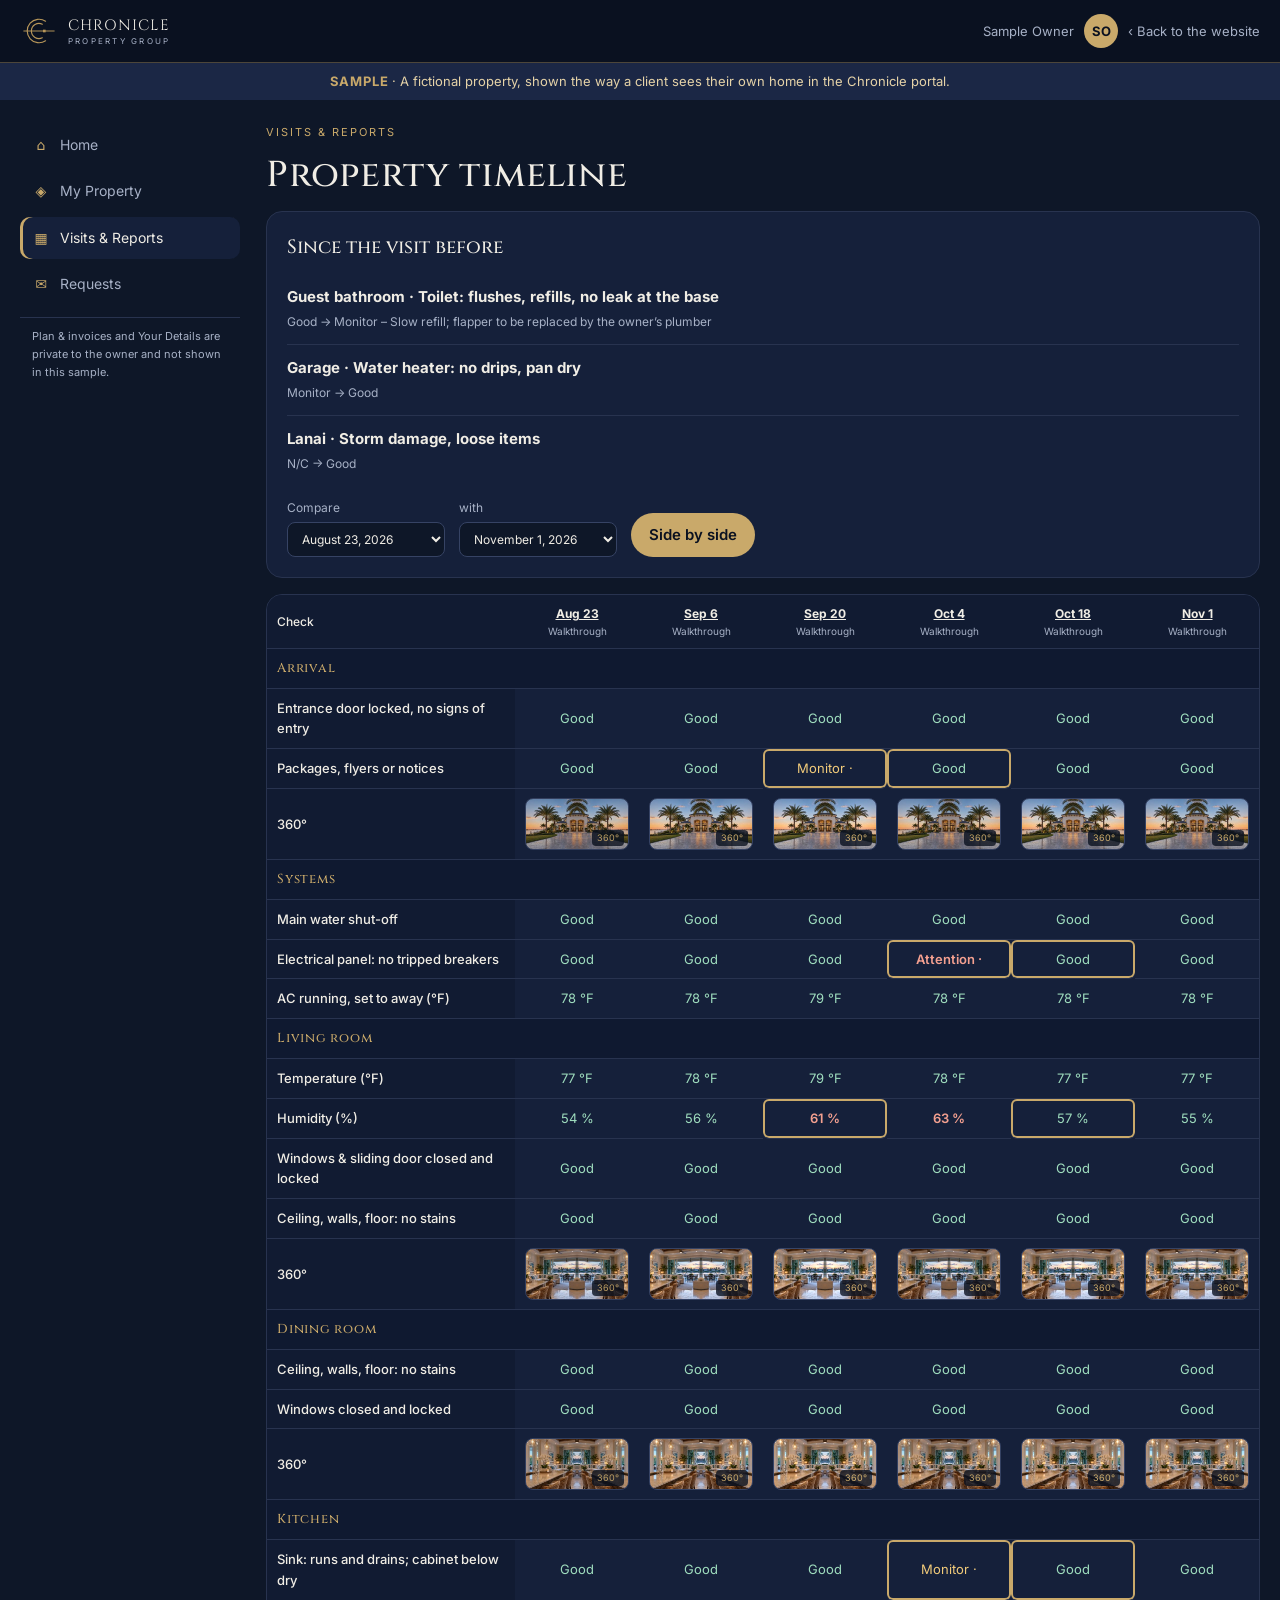
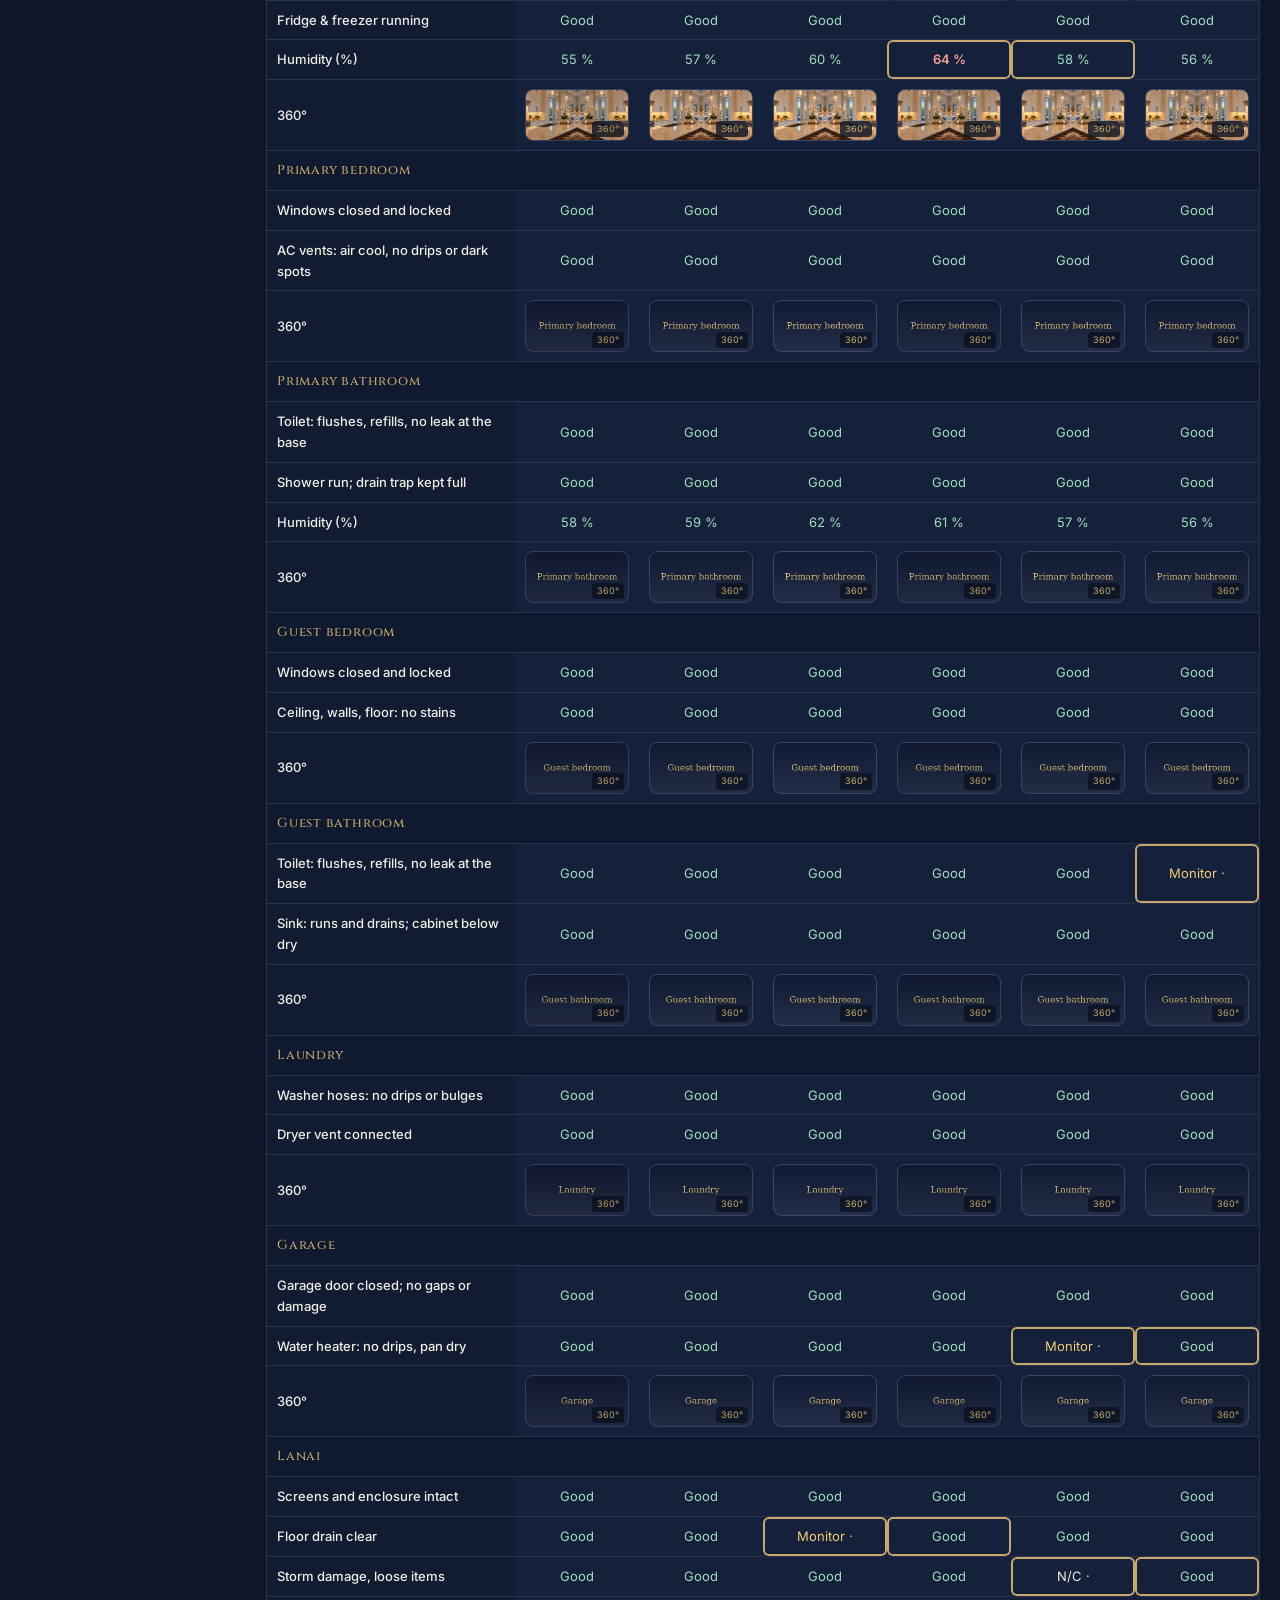
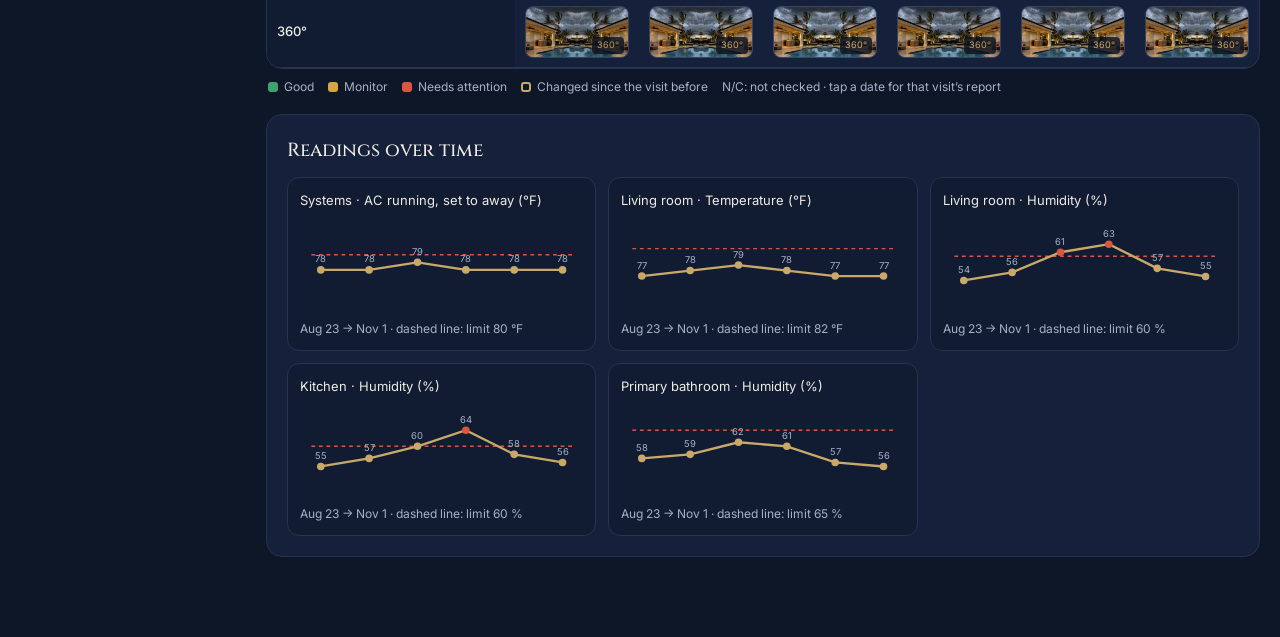
<file: sample-chronicle.html>
<!doctype html><html lang="en"><head><meta charset="utf-8"><meta name="viewport" content="width=device-width,initial-scale=1"><title>Sample Client Portal — Chronicle</title><meta name="robots" content="noindex"><meta http-equiv="refresh" content="0; url=sample-portal.html#timeline"><link rel="canonical" href="sample-portal.html#timeline"><style>body{margin:0;background:#0E1728;color:#F0EDE5;font:15px system-ui,sans-serif;display:grid;place-items:center;min-height:100vh}a{color:#C9A96A}</style><script>location.replace('sample-portal.html#timeline')</script></head><body><p>The sample has moved: <a href="sample-portal.html#timeline">open the sample client portal</a>.</p></body></html>
</file>
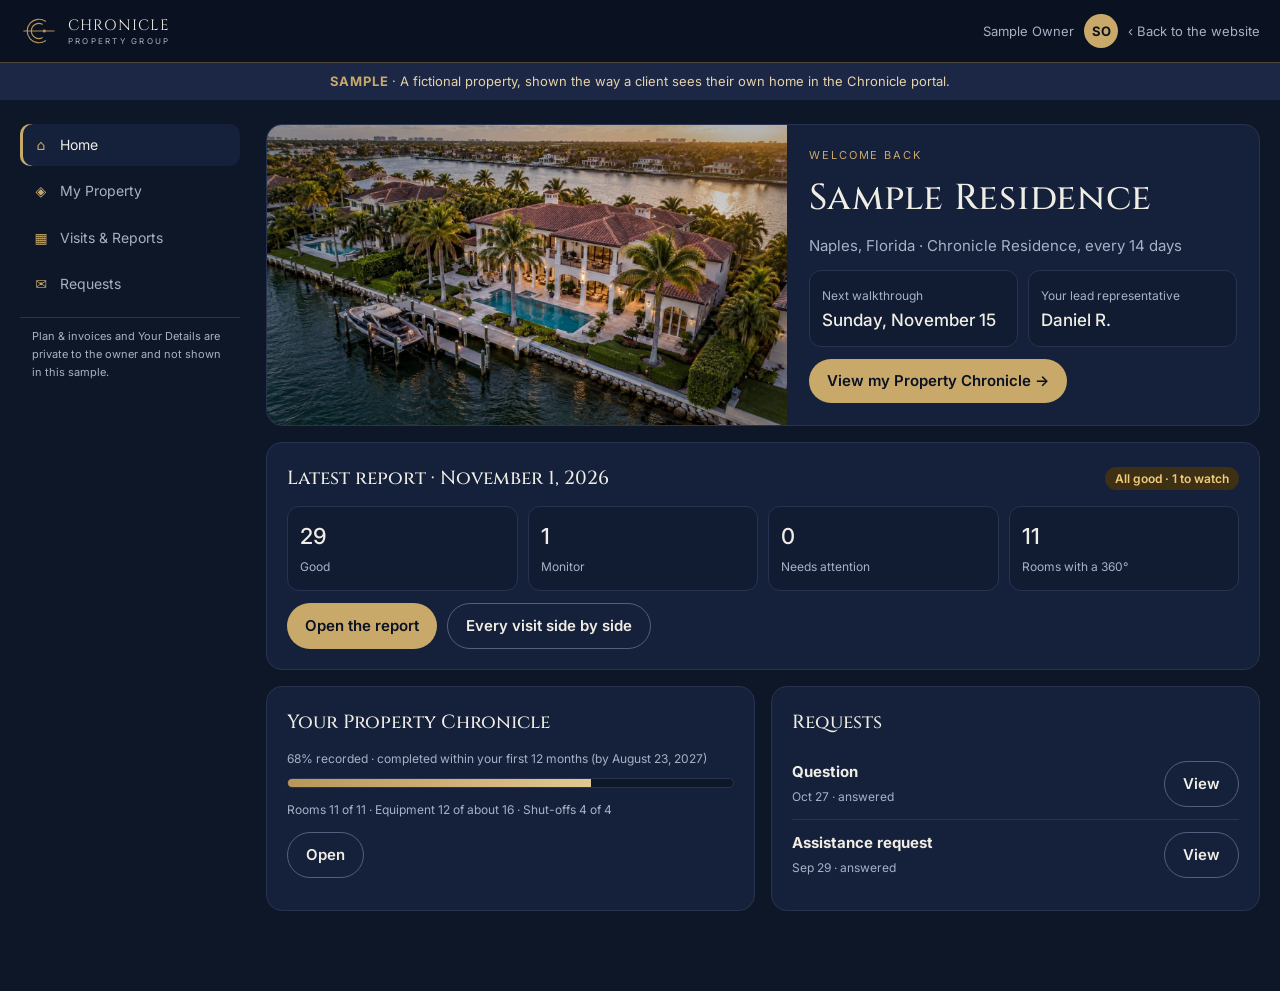
<file: sample-portal.html>
<!doctype html>
<html lang="en">
<head>
<meta charset="utf-8">
<meta name="viewport" content="width=device-width,initial-scale=1,viewport-fit=cover">
<title>Sample Client Portal — Chronicle Home Watch</title>
<meta name="description" content="A sample of the Chronicle client portal: your home at a glance, the report after every walkthrough, every visit side by side, and Your Property Chronicle.">
<link rel="preconnect" href="https://fonts.googleapis.com"><link rel="preconnect" href="https://fonts.gstatic.com" crossorigin>
<link href="https://fonts.googleapis.com/css2?family=Cinzel:wght@400;500;600&family=Inter:wght@400;500;600&display=swap" rel="stylesheet">
<style>
:root{--bg:#0E1728;--panel:#15203A;--panel2:#1B2745;--deep:#0A1120;--line:#28334F;--ink:#F0EDE5;--muted:#A7B1C6;--gold:#C9A96A;--good:#3FA371;--monitor:#D9A441;--attention:#D9573F;--serif:"Cinzel",Georgia,serif;--sans:"Inter",system-ui,Arial,sans-serif}
*{box-sizing:border-box}html{-webkit-text-size-adjust:100%}body{margin:0;background:var(--bg);color:var(--ink);font:15px/1.6 var(--sans)}
a{color:inherit}button,select{font:inherit;color:inherit}
.top{display:flex;align-items:center;justify-content:space-between;gap:16px;padding:12px max(16px,calc((100% - 1240px)/2));background:var(--deep);border-bottom:1px solid rgba(201,169,106,.35)}
.brand{display:flex;align-items:center;gap:10px;text-decoration:none}.brand img{width:38px;height:38px}.brand span{font-family:var(--serif);letter-spacing:.08em;font-size:15px;line-height:1.3}.brand small{display:block;font-family:var(--sans);font-size:8px;letter-spacing:.28em;color:var(--muted)}
.who{display:flex;align-items:center;gap:10px;font-size:13px;color:var(--muted)}.who b{display:grid;place-items:center;width:34px;height:34px;border-radius:50%;background:var(--gold);color:var(--deep);font-size:13px}
.back{font-size:13px;color:var(--muted);text-decoration:none}.back:hover{color:var(--gold)}
.sample{background:var(--panel2);color:#E6D3A8;text-align:center;font-size:13px;padding:8px 16px}.sample b{color:var(--gold);letter-spacing:.06em}
.shell{width:min(1240px,calc(100% - 32px));margin:0 auto;display:grid;grid-template-columns:220px 1fr;gap:26px;padding:24px 0 64px}
nav.side{display:flex;flex-direction:column;gap:4px;position:sticky;top:16px;align-self:start}
nav.side a{display:flex;align-items:center;gap:10px;padding:10px 12px;border-radius:10px;text-decoration:none;color:var(--muted);font-size:14px}
nav.side a.on,nav.side a:hover{background:var(--panel);color:var(--ink)}nav.side a.on{box-shadow:inset 3px 0 0 var(--gold)}
nav.side .ico{width:18px;text-align:center;color:var(--gold)}
nav.side .note{font-size:11px;color:var(--muted);padding:10px 12px;border-top:1px solid var(--line);margin-top:8px}
main{min-width:0}
.eyebrow{font-size:11px;letter-spacing:.18em;color:var(--gold);text-transform:uppercase;margin:0 0 6px}
h1{font-family:var(--serif);font-weight:500;font-size:clamp(24px,3.4vw,36px);margin:0 0 6px;letter-spacing:.02em}
h2{font-family:var(--serif);font-weight:500;font-size:19px;margin:0 0 12px}
h3{font-size:15px;font-weight:600;margin:0 0 6px}
.muted{color:var(--muted)}.small{font-size:12px}
.card{background:var(--panel);border:1px solid var(--line);border-radius:16px;padding:20px;margin-bottom:16px}
.grid2{display:grid;grid-template-columns:1fr 1fr;gap:16px}.grid3{display:grid;grid-template-columns:repeat(3,1fr);gap:12px}
.btn{display:inline-flex;align-items:center;gap:8px;background:var(--gold);color:var(--deep);border:0;border-radius:999px;padding:10px 18px;font-weight:600;cursor:pointer;text-decoration:none}
.btn.ghost{background:transparent;color:var(--ink);border:1px solid #526080}
.chip{display:inline-block;border-radius:999px;padding:2px 10px;font-size:12px;font-weight:600}
.chip.good{background:#173A2C;color:#9FDDBE}.chip.monitor{background:#3D3015;color:#F2CB7A}.chip.attention{background:#43201A;color:#F4A090}.chip.gold{background:#2E2715;color:var(--gold)}
.hero{display:grid;grid-template-columns:1.1fr 1fr;gap:0;overflow:hidden;padding:0}
.hero img{width:100%;height:100%;min-height:230px;object-fit:cover;display:block}
.hero .txt{padding:22px}
.tiles{display:grid;grid-template-columns:repeat(4,1fr);gap:10px;margin:12px 0}
.tile{background:#111B32;border:1px solid var(--line);border-radius:12px;padding:12px}.tile b{display:block;font-size:22px;font-weight:500}.tile span{font-size:12px;color:var(--muted)}
.list{list-style:none;margin:0;padding:0}.list li{display:flex;justify-content:space-between;align-items:center;gap:12px;padding:11px 0;border-top:1px solid var(--line)}.list li:first-child{border-top:0}
.list a{text-decoration:none}.list a:hover b{color:var(--gold)}
.progress{height:10px;border-radius:999px;background:#0E1728;border:1px solid var(--line);overflow:hidden;margin:10px 0 6px}.progress span{display:block;height:100%;background:linear-gradient(90deg,#B8975A,#E1C791)}
table.eq{width:100%;border-collapse:collapse;font-size:13px}table.eq th{text-align:left;color:var(--muted);font-weight:500;font-size:12px;padding:8px;border-bottom:1px solid var(--line)}table.eq td{padding:10px 8px;border-bottom:1px solid var(--line);vertical-align:middle}
td.ser,.list li>.muted.small{white-space:nowrap}.mask{font-family:ui-monospace,Menlo,monospace;letter-spacing:.04em}.lock{color:var(--gold);font-size:11px;margin-left:4px}
.label{display:inline-grid;place-items:center;width:46px;height:34px;border-radius:6px;background:repeating-linear-gradient(135deg,#1E2A48 0 6px,#18233E 6px 12px);border:1px solid #364364;font-size:9px;color:var(--muted)}
.tick{color:#9FDDBE}.dash{color:var(--muted)}
.room{display:grid;grid-template-columns:160px 1fr;gap:14px;align-items:start;padding:12px 0;border-top:1px solid var(--line)}.room:first-of-type{border-top:0}
.thumb{display:block;width:150px;height:75px;border-radius:8px;border:1px solid #364364;background-size:cover;background-position:center;cursor:pointer;position:relative;padding:0}
.thumb::after{content:"360°";position:absolute;right:4px;bottom:3px;font-size:9px;background:#0A1120cc;color:var(--gold);padding:1px 5px;border-radius:4px}
.checks{list-style:none;margin:0;padding:0;font-size:13px}.checks li{display:flex;justify-content:space-between;gap:10px;padding:4px 0}.checks li span:first-child{color:#D8DCE5}
.find{display:grid;grid-template-columns:64px 1fr;gap:12px;padding:12px;border-radius:12px;background:#111B32;border:1px solid var(--line);margin-bottom:10px}
.find .ph{width:64px;height:64px;border-radius:8px;background-size:cover;background-position:center;border:1px solid #364364}
.gridwrap{overflow-x:auto;border:1px solid var(--line);border-radius:16px;background:var(--panel);margin-bottom:8px}
table.tl{border-collapse:separate;border-spacing:0;width:100%;min-width:720px}
table.tl th,table.tl td{padding:9px 10px;border-bottom:1px solid var(--line);text-align:center;font-size:13px}
table.tl thead th{background:#111B32;font-size:12px}table.tl thead th small{display:block;font-weight:400;color:var(--muted)}
table.tl th[scope=row],table.tl thead th:first-child{text-align:left;position:sticky;left:0;background:#111B32;z-index:1;min-width:170px;font-weight:500}
table.tl tr.area th{background:#0F1930;color:var(--gold);font-family:var(--serif);font-weight:500;letter-spacing:.06em;text-align:left}
td.good{color:#9FDDBE}td.monitor{color:#F2CB7A}td.attention{color:#F4A090;font-weight:600}td.changed{box-shadow:inset 0 0 0 2px var(--gold);border-radius:6px}
table.tl .thumb{width:104px;height:52px;margin:auto}
.legend{display:flex;flex-wrap:wrap;gap:14px;font-size:12px;color:var(--muted);margin:6px 2px 18px}.legend i{display:inline-block;width:10px;height:10px;border-radius:3px;margin-right:6px;vertical-align:middle}
.compare{display:flex;flex-wrap:wrap;gap:10px 14px;align-items:end}.compare label{display:grid;gap:4px;font-size:12px;color:var(--muted)}
select{background:#0E1728;color:var(--ink);border:1px solid #364364;border-radius:8px;padding:8px 10px;min-width:150px}
.graphs{display:grid;grid-template-columns:repeat(auto-fill,minmax(260px,1fr));gap:12px}
figure{margin:0;background:#111B32;border:1px solid var(--line);border-radius:12px;padding:12px}figcaption{font-size:13px;margin-bottom:6px}
svg .lim{stroke:#D9573F;stroke-dasharray:4 4;stroke-width:1.5}svg .ln{stroke:var(--gold);stroke-width:2.5}svg .dot{fill:var(--gold)}svg .dot.f{fill:#D9573F}svg text{fill:var(--muted);font-size:10px;font-family:var(--sans)}
.pair{display:grid;grid-template-columns:1fr 1fr;gap:12px}
.view360{position:relative;height:300px;border-radius:12px;border:1px solid #364364;background-repeat:repeat-x;background-size:auto 100%;cursor:grab;touch-action:pan-y;user-select:none}
.view360.drag{cursor:grabbing}.view360 .lab{position:absolute;left:10px;top:10px;background:#0A1120d9;padding:3px 10px;border-radius:999px;font-size:12px}.view360 .hint{position:absolute;right:10px;bottom:10px;background:#0A1120d9;padding:3px 10px;border-radius:999px;font-size:11px;color:var(--muted)}
dialog{border:1px solid var(--line);border-radius:16px;background:var(--panel);color:var(--ink);width:min(1000px,calc(100% - 24px));padding:16px}dialog::backdrop{background:#050a14cc}
.dlg-head{display:flex;justify-content:space-between;align-items:center;margin-bottom:10px}.x{background:none;border:0;color:var(--ink);font-size:26px;cursor:pointer;line-height:1}
.req{border-left:3px solid var(--gold);padding:10px 14px;background:#111B32;border-radius:0 10px 10px 0;margin:8px 0}
.foot{border-top:1px solid var(--line);margin-top:22px;padding-top:14px;font-size:12px;color:var(--muted)}
:focus-visible{outline:3px solid var(--gold);outline-offset:2px}
@media(max-width:900px){.shell{grid-template-columns:1fr}nav.side{position:static;flex-direction:row;overflow-x:auto;gap:6px;padding-bottom:4px}nav.side a{white-space:nowrap;padding:8px 12px;background:var(--panel)}nav.side .note{display:none}.hero{grid-template-columns:1fr}.grid2{grid-template-columns:1fr}.tiles{grid-template-columns:repeat(2,1fr)}.grid3{grid-template-columns:1fr}}
@media(max-width:600px){.room{grid-template-columns:1fr}.pair{grid-template-columns:1fr}.view360{height:220px}table.eq .hide-s{display:none}.who span{display:none}}
</style>
</head>
<body>
<header class="top">
  <a class="brand" href="index.html"><img src="assets/chronicle-services-mark.svg" alt=""><span>CHRONICLE<small>PROPERTY GROUP</small></span></a>
  <div class="who"><span>Sample Owner</span><b aria-hidden="true">SO</b><a class="back" href="index.html#property-record">‹ Back to the website</a></div>
</header>
<div class="sample"><b>SAMPLE</b> · A fictional property, shown the way a client sees their own home in the Chronicle portal.</div>
<div class="shell">
  <nav class="side" aria-label="Portal">
    <a href="#home" data-tab="home"><span class="ico">⌂</span>Home</a>
    <a href="#chronicle" data-tab="chronicle"><span class="ico">◈</span>My Property</a>
    <a href="#visits" data-tab="visits"><span class="ico">▦</span>Visits &amp; Reports</a>
    <a href="#requests" data-tab="requests"><span class="ico">✉</span>Requests</a>
    <p class="note">Plan &amp; invoices and Your Details are private to the owner and not shown in this sample.</p>
  </nav>
  <main id="view" tabindex="-1"></main>
</div>
<dialog id="dlg" aria-labelledby="dlg-title"><div class="dlg-head"><b id="dlg-title"></b><button class="x" aria-label="Close" id="dlg-x">×</button></div><div id="dlg-body"></div></dialog>
<script>
// ===== Sample data (fictional): one residence, six walkthroughs every 14 days, oldest → newest =====
const VISITS = ['2026-08-23','2026-09-06','2026-09-20','2026-10-04','2026-10-18','2026-11-01'];
const TIMES = [['9:10 AM','10:05 AM'],['9:05 AM','9:58 AM'],['9:20 AM','10:22 AM'],['9:00 AM','10:14 AM'],['9:15 AM','10:06 AM'],['9:08 AM','10:01 AM']];
const NEXT = '2026-11-15';
const REP = 'Daniel R.';
const G='good',M='monitor',A='attention',NC='nc';
const AREAS = [
  {title:'Arrival', rows:[
    {label:'Entrance door locked, no signs of entry', v:[G,G,G,G,G,G]},
    {label:'Packages, flyers or notices', v:[G,G,M,G,G,G], note:{2:'Two flyers and a courier slip brought inside'}},
    {label:'360°', pano:'entry'}]},
  {title:'Systems', rows:[
    {label:'Main water shut-off', v:[G,G,G,G,G,G]},
    {label:'Electrical panel: no tripped breakers', v:[G,G,G,A,G,G], note:{3:'Kitchen GFCI breaker tripped; reset with the owner’s consent'}},
    {label:'AC running, set to away (°F)', unit:'°F', r:[78,78,79,78,78,78], max:80}]},
  {title:'Living room', rows:[
    {label:'Temperature (°F)', unit:'°F', r:[77,78,79,78,77,77], max:82},
    {label:'Humidity (%)', unit:'%', r:[54,56,61,63,57,55], max:60},
    {label:'Windows & sliding door closed and locked', v:[G,G,G,G,G,G]},
    {label:'Ceiling, walls, floor: no stains', v:[G,G,G,G,G,G]},
    {label:'360°', pano:'living'}]},
  {title:'Dining room', rows:[
    {label:'Ceiling, walls, floor: no stains', v:[G,G,G,G,G,G]},
    {label:'Windows closed and locked', v:[G,G,G,G,G,G]},
    {label:'360°', pano:'dining'}]},
  {title:'Kitchen', rows:[
    {label:'Sink: runs and drains; cabinet below dry', v:[G,G,G,M,G,G], note:{3:'Damp base board under the sink; supply line tightened'}},
    {label:'Fridge & freezer running', v:[G,G,G,G,G,G]},
    {label:'Humidity (%)', unit:'%', r:[55,57,60,64,58,56], max:60},
    {label:'360°', pano:'kitchen'}]},
  {title:'Primary bedroom', rows:[
    {label:'Windows closed and locked', v:[G,G,G,G,G,G]},
    {label:'AC vents: air cool, no drips or dark spots', v:[G,G,G,G,G,G]},
    {label:'360°', pano:'primary-bed'}]},
  {title:'Primary bathroom', rows:[
    {label:'Toilet: flushes, refills, no leak at the base', v:[G,G,G,G,G,G]},
    {label:'Shower run; drain trap kept full', v:[G,G,G,G,G,G]},
    {label:'Humidity (%)', unit:'%', r:[58,59,62,61,57,56], max:65},
    {label:'360°', pano:'primary-bath'}]},
  {title:'Guest bedroom', rows:[
    {label:'Windows closed and locked', v:[G,G,G,G,G,G]},
    {label:'Ceiling, walls, floor: no stains', v:[G,G,G,G,G,G]},
    {label:'360°', pano:'guest-bed'}]},
  {title:'Guest bathroom', rows:[
    {label:'Toilet: flushes, refills, no leak at the base', v:[G,G,G,G,G,M], note:{5:'Slow refill; flapper to be replaced by the owner’s plumber'}},
    {label:'Sink: runs and drains; cabinet below dry', v:[G,G,G,G,G,G]},
    {label:'360°', pano:'guest-bath'}]},
  {title:'Laundry', rows:[
    {label:'Washer hoses: no drips or bulges', v:[G,G,G,G,G,G]},
    {label:'Dryer vent connected', v:[G,G,G,G,G,G]},
    {label:'360°', pano:'laundry'}]},
  {title:'Garage', rows:[
    {label:'Garage door closed; no gaps or damage', v:[G,G,G,G,G,G]},
    {label:'Water heater: no drips, pan dry', v:[G,G,G,G,M,G], note:{4:'Small drip at the valve; plumber visited Oct 22'}},
    {label:'360°', pano:'garage'}]},
  {title:'Lanai', rows:[
    {label:'Screens and enclosure intact', v:[G,G,G,G,G,G]},
    {label:'Floor drain clear', v:[G,G,M,G,G,G], note:{2:'Leaves cleared from the drain'}},
    {label:'Storm damage, loose items', v:[G,G,G,G,NC,G], note:{4:'Not checked: lanai closed by the condo association for painting'}},
    {label:'360°', pano:'lanai'}]}
];

const NAMES={entry:'Entrance',living:'Living room',dining:'Dining room',kitchen:'Kitchen','primary-bed':'Primary bedroom','primary-bath':'Primary bathroom','guest-bed':'Guest bedroom','guest-bath':'Guest bathroom',laundry:'Laundry',garage:'Garage',lanai:'Lanai'};
// Your Property Chronicle (the record of the home, built over the first 12 months)
const CHRONICLE = { pct: 68, started: '2026-08-23', due: '2027-08-23', counts: {rooms:'11 of 11', equipment:'12 of about 16', shutoffs:'4 of 4', documents:'5 of about 9'} };
const EQUIP = [
  ['AC air handler','Garage closet','Carrier FB4CNP036','7712','2019',G,true,true,'2026-08-23'],
  ['AC condenser','Side yard','Carrier 24ACC636A003','3108','2019',G,true,true,'2026-08-23'],
  ['Thermostat','Hallway','Honeywell T6 Pro','',  '2019',G,true,false,'2026-08-23'],
  ['Water heater (50 gal, electric)','Garage','Rheem XE50T10HD50U1','4821','2017',M,true,true,'2026-09-06'],
  ['Electrical panel (200 A)','Garage','Square D QO','',  '2008',G,false,false,'2026-08-23'],
  ['Refrigerator','Kitchen','Sub-Zero BI-36UFD','0937','2020',G,true,true,'2026-09-20'],
  ['Dishwasher','Kitchen','Bosch SHPM88Z75N','2264','2021',G,true,false,'2026-09-20'],
  ['Range','Kitchen','Wolf DF366','1150','2020',G,true,false,'2026-09-20'],
  ['Washer','Laundry','LG WM4000HWA','5590','2021',G,true,true,'2026-10-04'],
  ['Dryer','Laundry','LG DLEX4000W','5591','2021',G,true,false,'2026-10-04'],
  ['Garage door opener','Garage','LiftMaster 87504-267','6043','2022',G,true,false,'2026-10-18'],
  ['Irrigation controller','Side yard','Rain Bird ESP-TM2','',  '2018',G,false,false,'2026-11-01']
];
const SHUTOFFS = [
  ['Main water shut-off','Garage, left wall behind the water heater','Quarter turn clockwise (lever across the pipe). No tool needed.','2026-08-23'],
  ['Electrical panel','Garage, right of the door to the house','Main breaker at the top. Never switch off without the office’s agreement.','2026-08-23'],
  ['Water heater cold-water valve','Top of the water heater, cold side (blue)','Turn clockwise to close; switch the heater’s breaker off first.','2026-09-06'],
  ['Irrigation shut-off','Side yard, next to the backflow preventer','Quarter turn; controller set to “off” during long absences.','2026-11-01']
];
const SAFETY = [
  ['Smoke detectors','6 · bedrooms, hallway, living room','Look only: never press Test; note any chirp or warning light.'],
  ['Carbon monoxide detector','1 · garage entry hallway','Look only.'],
  ['Alarm panel','Entrance · monitored','Monitoring company on file with the office. Codes are never stored in the portal.'],
  ['Fire extinguisher','Kitchen pantry · inspected 2026','Gauge in the green at the last visit.']
];
const DOCS = [
  ['AC warranty (Carrier, to 2029)','Added by Chronicle','2026-08-23',true],
  ['Water heater manual','Added by Chronicle','2026-09-06',true],
  ['Appliance manuals (kitchen)','Added by Chronicle','2026-09-20',true],
  ['HOA rules and gate procedure','Added by the owner','2026-09-12',true],
  ['Home insurance declarations','To add (owner)','',false],
  ['Permits and recent work records','To add','',false]
];
const VERSIONS = [['Version 3','2026-11-01','Irrigation controller and shut-off added.'],['Version 2','2026-10-04','Water heater label photo replaced with a clearer one; washer and dryer added.'],['Version 1','2026-08-23','First record: access, contacts, rooms, main shut-offs.']];
const REQUESTS = [
  {d:'2026-10-27',kind:'Question',q:'The water heater is marked Monitor. Should I replace it before the season?',a:{d:'2026-10-28',who:'Chronicle office',t:'It is 9 years old and was drip-free after the plumber’s visit on Oct 22. We keep it on Monitor and photograph the pan at every visit; we recommend getting a replacement quote within the year.'}},
  {d:'2026-09-29',kind:'Assistance request',q:'Could someone be there for the pool company on Thursday morning?',a:{d:'2026-09-29',who:'Chronicle office',t:'Scheduled: your representative will let them in at 9:00 AM Thursday and lock up after. Charged at the published assistance tariff.'}}
];

// ===== helpers =====
const TXT={good:'Good',monitor:'Monitor',attention:'Needs attention',nc:'Not checked'};
const SH={good:'Good',monitor:'Monitor',attention:'Attention',nc:'N/C'};
const short=d=>new Date(d+'T12:00:00Z').toLocaleDateString('en-US',{month:'short',day:'numeric',timeZone:'UTC'});
const long=d=>new Date(d+'T12:00:00Z').toLocaleDateString('en-US',{weekday:'long',month:'long',day:'numeric',year:'numeric',timeZone:'UTC'});
const mid=d=>new Date(d+'T12:00:00Z').toLocaleDateString('en-US',{month:'long',day:'numeric',year:'numeric',timeZone:'UTC'});
const $=s=>document.querySelector(s);
const esc=s=>String(s).replace(/[&<>"]/g,c=>({'&':'&amp;','<':'&lt;','>':'&gt;','"':'&quot;'}[c]));
const shade=i=>`brightness(${[0.94,1,1.04,0.97,1.02,1][i]})`;
const unitTxt=r=>r.unit==='%'?' %':' '+r.unit;
const statusOf=(r,i)=>r.r?(r.r[i]>r.max?A:G):r.v[i];
function counts(i){ const c={good:0,monitor:0,attention:0,nc:0}; AREAS.forEach(a=>a.rows.forEach(r=>{ if(!r.pano) c[statusOf(r,i)]++; })); return c; }
function thumb(room,i,w){ return `<button type="button" class="thumb" style="background-image:url(assets/sample360/${room}-t.jpg);filter:${shade(i)}${w?';width:'+w+'px;height:'+(w/2)+'px':''}" data-pano="${room}" data-i="${i}" aria-label="Open the 360° of the ${esc(NAMES[room])}, ${mid(VISITS[i])}"></button>`; }

// ===== views =====
const V = {};
V.home = () => { const i=5, c=counts(i);
  return `<section class="card hero"><img src="assets/portal-01.jpg" alt="Sample residence"><div class="txt">
      <p class="eyebrow">Welcome back</p><h1>Sample Residence</h1><p class="muted" style="margin:0">Naples, Florida · Chronicle Residence, every 14 days</p>
      <div class="tiles" style="grid-template-columns:1fr 1fr"><div class="tile"><span>Next walkthrough</span><b style="font-size:17px">${long(NEXT).replace(', 2026','')}</b></div><div class="tile"><span>Your lead representative</span><b style="font-size:17px">${REP}</b></div></div>
      <a class="btn" href="#chronicle">View my Property Chronicle →</a></div></section>
    <section class="card"><div style="display:flex;justify-content:space-between;align-items:center;gap:10px;flex-wrap:wrap"><h2 style="margin:0">Latest report · ${mid(VISITS[i])}</h2><span class="chip ${c.attention?'attention':c.monitor?'monitor':'good'}">${c.attention?c.attention+' needs attention':c.monitor?'All good · '+c.monitor+' to watch':'All good'}</span></div>
      <div class="tiles"><div class="tile"><b>${c.good}</b><span>Good</span></div><div class="tile"><b>${c.monitor}</b><span>Monitor</span></div><div class="tile"><b>${c.attention}</b><span>Needs attention</span></div><div class="tile"><b>11</b><span>Rooms with a 360°</span></div></div>
      <div style="display:flex;gap:10px;flex-wrap:wrap"><a class="btn" href="#report-5">Open the report</a><a class="btn ghost" href="#timeline">Every visit side by side</a></div></section>
    <div class="grid2"><section class="card"><h2>Your Property Chronicle</h2><p class="muted small" style="margin:0">${CHRONICLE.pct}% recorded · completed within your first 12 months (by ${mid(CHRONICLE.due)})</p><div class="progress"><span style="width:${CHRONICLE.pct}%"></span></div><p class="small muted">Rooms ${CHRONICLE.counts.rooms} · Equipment ${CHRONICLE.counts.equipment} · Shut-offs ${CHRONICLE.counts.shutoffs}</p><a class="btn ghost" href="#chronicle">Open</a></section>
    <section class="card"><h2>Requests</h2><ul class="list">${REQUESTS.map(r=>`<li><span><b>${r.kind}</b><br><span class="muted small">${short(r.d)} · answered</span></span><a class="btn ghost" href="#requests">View</a></li>`).join('')}</ul></section></div>`; };

V.chronicle = () => `
  <p class="eyebrow">My Property</p><h1>Your Property Chronicle</h1>
  <section class="card"><p style="margin:0">The record of your home, built up visit by visit. Each item shows the date it was recorded.</p>
    <div class="progress" aria-label="${CHRONICLE.pct}% recorded"><span style="width:${CHRONICLE.pct}%"></span></div>
    <p class="small muted" style="margin:0">${CHRONICLE.pct}% recorded · started ${mid(CHRONICLE.started)} · completed by ${mid(CHRONICLE.due)}</p>
    <div class="tiles"><div class="tile"><b>${CHRONICLE.counts.rooms}</b><span>Rooms</span></div><div class="tile"><b>${CHRONICLE.counts.equipment}</b><span>Equipment</span></div><div class="tile"><b>${CHRONICLE.counts.shutoffs}</b><span>Shut-offs</span></div><div class="tile"><b>${CHRONICLE.counts.documents}</b><span>Documents</span></div></div></section>

  <section class="card"><h2>Rooms</h2>${AREAS.filter(a=>a.rows.some(r=>r.pano)).map(a=>{const r=a.rows.find(x=>x.pano);return `<div class="room">${thumb(r.pano,5)}<div><h3>${a.title}</h3><p class="muted small" style="margin:0">${a.rows.filter(x=>!x.pano).map(x=>esc(x.label.replace(/ \(.*\)$/,''))).join(' · ')}</p></div></div>`;}).join('')}</section>

  <section class="card"><h2>Equipment</h2><p class="muted small" style="margin-top:-6px">Serial numbers are partly hidden <span class="lock">🔒</span> — the full number is kept on file and shown only to you.</p>
    <div style="overflow-x:auto"><table class="eq"><thead><tr><th>Item</th><th class="hide-s">Room</th><th>Make &amp; model</th><th>Serial</th><th class="hide-s">Installed</th><th>Condition</th><th class="hide-s">Label</th><th class="hide-s">Manual · warranty</th><th class="hide-s">Recorded</th></tr></thead>
    <tbody>${EQUIP.map(e=>`<tr><td><b style="font-weight:500">${esc(e[0])}</b></td><td class="hide-s muted">${esc(e[1])}</td><td>${esc(e[2])}</td><td class="ser">${e[3]?`<span class="mask">••••${e[3]}</span><span class="lock" title="Partly hidden">🔒</span>`:'<span class="dash">—</span>'}</td><td class="hide-s">${e[4]}</td><td><span class="chip ${e[5]}">${TXT[e[5]]}</span></td><td class="hide-s"><span class="label">photo</span></td><td class="hide-s">${e[6]?'<span class="tick">✓</span>':'<span class="dash">—</span>'} · ${e[7]?'<span class="tick">✓</span>':'<span class="dash">—</span>'}</td><td class="hide-s muted small">${short(e[8])}</td></tr>`).join('')}</tbody></table></div></section>

  <div class="grid2"><section class="card"><h2>Shut-offs &amp; controls</h2><ul class="list">${SHUTOFFS.map(s=>`<li style="align-items:flex-start"><span><b>${s[0]}</b><br><span class="muted small">${esc(s[1])}</span><br><span class="small">${esc(s[2])}</span></span><span class="muted small">${short(s[3])}</span></li>`).join('')}</ul></section>
  <section class="card"><h2>Safety items</h2><ul class="list">${SAFETY.map(s=>`<li style="align-items:flex-start"><span><b>${s[0]}</b><br><span class="muted small">${esc(s[1])}</span><br><span class="small">${esc(s[2])}</span></span></li>`).join('')}</ul></section></div>

  <div class="grid2"><section class="card"><h2>Documents</h2><p class="muted small" style="margin-top:-6px">You and Chronicle can both add documents.</p><ul class="list">${DOCS.map(d=>`<li><span><b style="font-weight:500">${esc(d[0])}</b><br><span class="muted small">${esc(d[1])}${d[2]?' · '+short(d[2]):''}</span></span>${d[3]?'<span class="chip good">On file</span>':'<span class="chip gold">To add</span>'}</li>`).join('')}</ul></section>
  <section class="card"><h2>Version history</h2><p class="muted small" style="margin-top:-6px">A correction becomes a new version; earlier versions are kept.</p><ul class="list">${VERSIONS.map(v=>`<li style="align-items:flex-start"><span><b>${v[0]}</b> · <span class="muted small">${mid(v[1])}</span><br><span class="small">${esc(v[2])}</span></span></li>`).join('')}</ul></section></div>
  <p class="foot">A Chronicle is a visual record from normal standing and walking positions. It is not a home inspection, survey or engineering assessment. Access codes are never stored in the portal.</p>`;

V.visits = () => `<p class="eyebrow">Visits &amp; Reports</p><h1>Your walkthroughs</h1>
  <section class="card"><div style="display:flex;justify-content:space-between;align-items:center;gap:10px;flex-wrap:wrap"><span><b>Next walkthrough</b> · ${long(NEXT)}</span><a class="btn ghost" href="#timeline">Every visit side by side</a></div></section>
  <section class="card"><h2>Reports</h2><ul class="list">${VISITS.map((d,i)=>({d,i})).reverse().map(({d,i})=>{const c=counts(i);return `<li><a href="#report-${i}"><b>${long(d)}</b><br><span class="muted small">Walkthrough · ${REP} · ${c.attention?c.attention+' needs attention':c.monitor?c.monitor+' to watch':'all good'}</span></a><a class="btn ghost" href="#report-${i}">Open</a></li>`;}).join('')}</ul></section>`;

V.report = (i) => { const c=counts(i); const prev=i>0?i-1:null;
  const flagged=[];AREAS.forEach(a=>a.rows.forEach(r=>{ if(r.pano) return; const s=statusOf(r,i); if(s===A||s===M) flagged.push({a,r,s}); }));
  const panoOf=a=>{const p=a.rows.find(x=>x.pano);return p?p.pano:null;};
  return `<p class="eyebrow"><a href="#visits" style="text-decoration:none">Visits &amp; Reports</a></p><h1>Walkthrough · ${mid(VISITS[i])}</h1>
  <p class="muted" style="margin-top:0">${REP}, Chronicle representative · arrived ${TIMES[i][0]}, left ${TIMES[i][1]} · door locked on leaving</p>
  <div class="tiles"><div class="tile"><b>${c.attention}</b><span>Needs attention</span></div><div class="tile"><b>${c.monitor}</b><span>Monitor</span></div><div class="tile"><b>${c.good}</b><span>Good</span></div><div class="tile"><b>${c.nc}</b><span>Not checked</span></div></div>
  <section class="card"><h2>${flagged.length?'What needs your attention':'Nothing needs your attention'}</h2>${flagged.length?flagged.map(f=>`<div class="find"><div class="ph" style="background-image:url(assets/sample360/${panoOf(f.a)||'entry'}-t.jpg)"></div><div><span class="chip ${f.s}">${TXT[f.s]}</span> <b>${f.a.title} · ${esc(f.r.label)}</b><p class="small" style="margin:4px 0 0">${f.r.r?`${f.r.r[i]}${unitTxt(f.r)} (limit ${f.r.max}${unitTxt(f.r)})`:''}${f.r.note&&f.r.note[i]?esc(f.r.note[i]):''}</p></div></div>`).join(''):'<p class="muted" style="margin:0">Every check was as expected on this visit.</p>'}</section>
  <section class="card"><h2>Room by room</h2>${AREAS.map(a=>{const p=panoOf(a);return `<div class="room">${p?thumb(p,i):'<span></span>'}<div><h3>${a.title}</h3><ul class="checks">${a.rows.filter(r=>!r.pano).map(r=>{const s=statusOf(r,i);return `<li><span>${esc(r.label)}</span><span class="chip ${s==='nc'?'gold':s}">${r.r?r.r[i]+unitTxt(r):SH[s]}</span></li>`;}).join('')}</ul></div></div>`;}).join('')}</section>
  <div style="display:flex;gap:10px;flex-wrap:wrap">${prev!==null?`<a class="btn ghost" href="#report-${prev}">‹ ${short(VISITS[prev])}</a>`:''}<a class="btn ghost" href="#timeline">Every visit side by side</a>${i<5?`<a class="btn ghost" href="#report-${i+1}">${short(VISITS[i+1])} ›</a>`:''}</div>
  <p class="foot">Home watch visit: a visual observation of the property at the time of the visit. It is not a home inspection and does not test systems or assess hidden conditions.</p>`; };

// ----- timeline (every walkthrough a column) -----
function changed(r,x,y){ if(r.pano) return false; if(r.r) return Math.abs(r.r[y]-r.r[x])>=5||((r.r[y]>r.max)!==(r.r[x]>r.max)); return r.v[y]!==r.v[x]; }
function tlCell(r,cols,k){ const i=cols[k];
  if(r.pano) return `<td>${thumb(r.pano,i)}</td>`;
  const ch=k>0&&changed(r,cols[k-1],i)?' changed':'';
  if(r.r){ const v=r.r[i],f=v>r.max; return `<td class="${f?'attention':'good'}${ch}">${v}${unitTxt(r)}</td>`; }
  const c=r.v[i],n=r.note&&r.note[i]; return `<td class="${c===NC?'':c}${ch}" ${n?`title="${esc(n)}"`:''}>${SH[c]}${n?' ·':''}</td>`; }
V.timeline = (pair) => { const cols=pair||VISITS.map((_,i)=>i); const [x,y]=pair||[4,5];
  const ch=[];AREAS.forEach(a=>a.rows.forEach(r=>{ if(r.pano||!changed(r,x,y)) return; ch.push(`<li><span><b>${a.title} · ${esc(r.label)}</b><br><span class="muted small">${r.r?`${r.r[x]} → ${r.r[y]}${unitTxt(r)}`:`${SH[r.v[x]]} → ${SH[r.v[y]]}`}${!r.r&&r.note&&r.note[y]?' – '+esc(r.note[y]):''}</span></span></li>`); }));
  const rooms=[];AREAS.forEach(a=>a.rows.forEach(r=>{if(r.pano)rooms.push(r.pano);}));
  return `<p class="eyebrow"><a href="#visits" style="text-decoration:none">Visits &amp; Reports</a></p><h1>Property timeline</h1>
  <section class="card"><h2>${pair?`${mid(VISITS[x])} and ${mid(VISITS[y])}`:'Since the visit before'}</h2><ul class="list">${ch.join('')||`<li class="muted">No change between ${short(VISITS[x])} and ${short(VISITS[y])}.</li>`}</ul>
    <div class="compare" style="margin-top:12px"><label>Compare<select id="ca">${VISITS.map((d,i)=>`<option value="${i}" ${i===(pair?x:0)?'selected':''}>${mid(d)}</option>`).join('')}</select></label><label>with<select id="cb">${VISITS.map((d,i)=>`<option value="${i}" ${i===(pair?y:5)?'selected':''}>${mid(d)}</option>`).join('')}</select></label><button class="btn" id="side">Side by side</button>${pair?'<a class="btn ghost" href="#timeline">Show every visit</a>':''}</div></section>
  ${pair?`<section class="card"><h2>360° side by side</h2><p class="muted small" style="margin-top:-6px">Drag either view: both turn together, so the same corner is compared.</p>${rooms.map(r=>`<h3 class="muted small" style="margin:14px 0 6px;font-weight:500">${NAMES[r]}</h3><div class="pair"><div class="view360" data-room="${r}" data-i="${x}"><span class="lab">${short(VISITS[x])}</span></div><div class="view360" data-room="${r}" data-i="${y}"><span class="lab">${short(VISITS[y])}</span></div></div>`).join('')}</section>`:''}
  <div class="gridwrap"><table class="tl"><thead><tr><th scope="col">Check</th>${cols.map(i=>`<th scope="col"><a href="#report-${i}">${short(VISITS[i])}</a><small>Walkthrough</small></th>`).join('')}</tr></thead>${AREAS.map(a=>`<tbody><tr class="area"><th scope="rowgroup" colspan="${cols.length+1}">${a.title}</th></tr>${a.rows.map(r=>`<tr><th scope="row">${esc(r.label)}</th>${cols.map((_,k)=>tlCell(r,cols,k)).join('')}</tr>`).join('')}</tbody>`).join('')}</table></div>
  <div class="legend"><span><i style="background:#3FA371"></i>Good</span><span><i style="background:#D9A441"></i>Monitor</span><span><i style="background:#D9573F"></i>Needs attention</span><span><i style="box-shadow:inset 0 0 0 2px #C9A96A"></i>Changed since the visit before</span><span>N/C: not checked · tap a date for that visit’s report</span></div>
  <section class="card"><h2>Readings over time</h2><div class="graphs">${AREAS.flatMap(a=>a.rows.filter(r=>r.r).map(r=>`<figure><figcaption>${a.title} · ${esc(r.label)}</figcaption>${spark(r.r,r.max,r.unit)}<p class="muted small" style="margin:4px 0 0">${short(VISITS[0])} → ${short(VISITS[5])} · dashed line: limit ${r.max}${unitTxt(r)}</p></figure>`)).join('')}</div></section>`; };
function spark(vals,max,unit){ const W=300,H=96,lo=Math.min(...vals,max)-3,hi=Math.max(...vals,max)+3,n=vals.length-1;
  const X=i=>22+i/n*(W-44),Y=v=>H-16-(v-lo)/(hi-lo)*(H-32);
  return `<svg viewBox="0 0 ${W} ${H}" role="img" aria-label="${vals.join(', ')} ${unit}"><line class="lim" x1="12" x2="${W-12}" y1="${Y(max)}" y2="${Y(max)}"/><polyline class="ln" fill="none" points="${vals.map((v,i)=>X(i)+','+Y(v)).join(' ')}"/>${vals.map((v,i)=>`<circle class="dot${v>max?' f':''}" cx="${X(i)}" cy="${Y(v)}" r="4"/><text x="${X(i)}" y="${Y(v)-8}" text-anchor="middle">${v}</text>`).join('')}</svg>`; }

V.requests = () => `<p class="eyebrow">Requests</p><h1>Questions &amp; requests</h1><p class="muted">Ask a question, request assistance or comment on a report. Every answer stays here.</p>
  ${REQUESTS.map(r=>`<section class="card"><span class="chip gold">${r.kind}</span> <span class="muted small">${mid(r.d)}</span><p style="margin:10px 0">${esc(r.q)}</p><div class="req"><b class="small">${r.a.who} · ${mid(r.a.d)}</b><p class="small" style="margin:4px 0 0">${esc(r.a.t)}</p></div></section>`).join('')}
  <p class="muted small">In your own portal, a new request goes straight to the Chronicle office.</p>`;

// ===== 360 viewer =====
function pano(el,room,i,peers){ el.style.backgroundImage=`url(assets/sample360/${room}.jpg)`; el.style.filter=shade(i);
  let x=0,start=null,base=0; const set=v=>{x=v;(peers||[el]).forEach(p=>p.style.backgroundPositionX=x+'px');};
  el.addEventListener('pointerdown',e=>{start=e.clientX;base=x;el.setPointerCapture(e.pointerId);el.classList.add('drag');});
  el.addEventListener('pointermove',e=>{if(start!==null)set(base+(e.clientX-start));});
  const end=()=>{start=null;el.classList.remove('drag');}; el.addEventListener('pointerup',end); el.addEventListener('pointercancel',end);
  el.tabIndex=0; el.setAttribute('role','img'); el.setAttribute('aria-label',`360° view of the ${NAMES[room]}; use the arrow keys to turn`);
  el.addEventListener('keydown',e=>{if(e.key==='ArrowLeft')set(x+40);if(e.key==='ArrowRight')set(x-40);}); }
function openOne(room,i){ $('#dlg-title').textContent=`${NAMES[room]} · 360° · ${mid(VISITS[i])}`;
  $('#dlg-body').innerHTML=`<div class="view360" id="p1"><span class="lab">${short(VISITS[i])}</span><span class="hint">Drag to look around</span></div>`; pano($('#p1'),room,i); $('#dlg').showModal(); }
$('#dlg-x').addEventListener('click',()=>$('#dlg').close());

// ===== router =====
function route(){ const h=(location.hash||'#home').slice(1); let html, tab;
  const m=h.match(/^report-(\d)$/), t=h.match(/^timeline-(\d)-(\d)$/);
  if(m&&+m[1]<6){ html=V.report(+m[1]); tab='visits'; }
  else if(t&&t[1]!==t[2]){ const a=Math.min(+t[1],+t[2]),b=Math.max(+t[1],+t[2]); html=V.timeline([a,b]); tab='visits'; }
  else if(h==='timeline'){ html=V.timeline(); tab='visits'; }
  else if(V[h]&&h!=='report'){ html=V[h](); tab=h; } else { html=V.home(); tab='home'; }
  $('#view').innerHTML=html;
  document.querySelectorAll('nav.side a').forEach(a=>{const on=a.dataset.tab===tab;a.classList.toggle('on',on);if(on)a.setAttribute('aria-current','page');else a.removeAttribute('aria-current');});
  document.querySelectorAll('#view .thumb').forEach(b=>b.addEventListener('click',()=>openOne(b.dataset.pano,+b.dataset.i)));
  document.querySelectorAll('#view .pair').forEach(p=>{const [a,b]=p.querySelectorAll('.view360');pano(a,a.dataset.room,+a.dataset.i,[a,b]);pano(b,b.dataset.room,+b.dataset.i,[a,b]);});
  const side=$('#side'); if(side) side.addEventListener('click',()=>{const a=$('#ca').value,b=$('#cb').value; if(a!==b) location.hash=`timeline-${a}-${b}`;});
  window.scrollTo(0,0); }
window.addEventListener('hashchange',route); route();
</script>
</body>
</html>
</file>
<file: assets/chronicle-services.css>
:root{--navy:#14213d;--deep:#101c33;--gold:#b8975a;--cream:#f5f2ec;--ink:#202d41;--muted:#626b77;--line:#deddd7;--white:#fff;--serif:'Cinzel',Georgia,serif;--sans:'Inter',Arial,sans-serif}*{box-sizing:border-box}html{scroll-behavior:smooth;scroll-padding-top:100px}body{margin:0;color:var(--ink);background:#fff;font-family:var(--sans);font-size:15px;line-height:1.65}button,input,select,textarea{font:inherit}button,a,select{touch-action:manipulation}button{cursor:pointer}a{color:inherit}button:focus-visible,a:focus-visible,select:focus-visible,input:focus-visible,textarea:focus-visible,summary:focus-visible{outline:3px solid #92723e;outline-offset:4px}h1,h2,h3,p{margin-top:0}h1,h2,h3{font-weight:400}h1,h2{font-family:var(--serif);line-height:1.2;letter-spacing:-.035em}h2{font-size:clamp(30px,3.4vw,47px);margin-bottom:23px}h2 em,h1 em{font-family:Georgia,serif;font-weight:400;letter-spacing:-.035em}h3{font-family:var(--serif)}.section-wrap{width:min(1240px,calc(100% - 96px));margin:auto}.section-pad{padding:100px 0}.eyebrow{font-size:10px;font-weight:600;letter-spacing:.19em;color:#806532;margin:0 0 22px}.eyebrow.light{color:#d8c08e}.button{display:inline-flex;align-items:center;justify-content:space-between;gap:26px;min-height:50px;padding:14px 21px;border:1px solid transparent;text-decoration:none;font-size:12px;line-height:1.4;font-weight:500;transition:background .2s,color .2s}.button span{font-size:19px;line-height:1}.button-dark{background:var(--navy);color:#fff}.button-dark:hover{background:#2a3c5c}.button-gold{background:#d2b579;color:#14213d}.button-gold:hover{background:#e2c991}.button-outline{color:var(--navy);border-color:#c6c8c9;background:transparent}.button-outline:hover{background:var(--navy);color:white}.inline-button{background:none;border:0;padding:0;color:var(--navy);text-decoration:underline;text-underline-offset:4px;text-align:left}.text-link{text-decoration:none;font-size:12px;border-bottom:1px solid #bcb9ad;padding-bottom:4px}.text-link span{padding-left:8px}.light-link{color:#fff;border-color:#ffffff80}.skip-link{position:absolute;top:-100px;left:10px;background:white;z-index:100;padding:10px}.skip-link:focus{top:0}.preview-banner{background:var(--navy);color:#e2d0a9;padding:7px 48px;font-size:9px;letter-spacing:.16em;display:flex;justify-content:space-between}.preview-banner span{font-size:10px;color:#cbd0da;letter-spacing:.03em}.site-header{height:101px;display:flex;align-items:center;justify-content:space-between;gap:24px;padding:0 40px;background:white}.brand{display:inline-flex;align-items:center;gap:10px;text-decoration:none;flex-shrink:0}.brand img{object-fit:contain}.brand>span{font-family:var(--serif);font-size:19px;letter-spacing:.08em;line-height:1.4;color:var(--navy)}.brand small{display:block;font-family:var(--sans);font-size:8px;letter-spacing:.3em}.site-header nav{display:flex;gap:25px}.site-header nav a{font-size:11px;text-decoration:none}.site-header nav a:hover{color:#8e6f3c}.header-cta{font-size:10px;min-height:44px;gap:14px;padding:11px 15px}.menu-toggle{display:none}.hero{position:relative;min-height:628px;background:#354747;overflow:hidden;color:white;display:flex;align-items:center}.hero-photo{position:absolute;inset:0;width:100%;height:100%;object-fit:cover;object-position:center 55%}.hero-shade{position:absolute;inset:0;background:linear-gradient(90deg,rgba(15,29,46,.97) 0%,rgba(15,29,46,.85) 31%,rgba(15,29,46,.35) 65%,rgba(15,29,46,.08)),linear-gradient(0deg,rgba(15,29,46,.28),transparent 30%)}.hero-copy{position:relative;width:min(1240px,calc(100% - 96px));margin:auto;padding:74px 0 56px}.hero h1{font-size:clamp(37px,4.3vw,62px);line-height:1.16;margin-bottom:24px;max-width:760px}.hero h1 em{color:#e1c791}.hero-description{max-width:465px;color:#e3e7ec;font-size:14px;line-height:1.85;margin-bottom:30px}.hero-actions{display:flex;align-items:center;gap:27px}.hero-price{display:flex;gap:20px;align-items:center;margin-top:42px;font-size:10px;color:#d0d7df}.hero-price strong{font-weight:500;color:#fff}.hero-price i{height:15px;width:1px;background:#ffffff42}.hero-caption{position:absolute;right:48px;bottom:49px;font-size:9px;letter-spacing:.16em;line-height:1.9;text-align:right}.photo-label{position:absolute;right:20px;top:18px;font-size:8px;letter-spacing:.1em;color:#fff;text-shadow:0 1px 4px #000}.intro-band{display:grid;grid-template-columns:repeat(3,1fr);gap:45px;padding:46px 0 49px}.intro-band>div{position:relative;padding-left:33px}.index{position:absolute;left:0;top:3px;color:#9c7b46;font-size:10px}.intro-band h2{font-family:var(--sans);font-size:13px;font-weight:500;letter-spacing:0;line-height:1.5;margin-bottom:7px}.intro-band p{font-size:12px;color:var(--muted);line-height:1.8;margin:0}.pricing-section{background:var(--cream)}.section-heading{display:flex;gap:60px;justify-content:space-between;align-items:flex-end;margin-bottom:40px}.section-heading>div{flex:1}.section-heading>p{flex:0 1 365px;font-size:13px;color:var(--muted);line-height:1.9;margin-bottom:23px}.pricing-toolbar{display:flex;align-items:center;justify-content:space-between;gap:25px;margin:13px 0 26px}.segmented{display:inline-flex;border:1px solid #d5d3cb;padding:4px;background:#eae7df}.segmented button{background:transparent;color:#596273;border:0;padding:11px 18px;font-size:12px}.segmented button.active{background:var(--navy);color:white}.pricing-toolbar>p{font-size:11px;color:var(--muted);margin:0;text-align:right}.plan-grid{display:grid;grid-template-columns:repeat(3,1fr);gap:18px}.plan-card{background:#fff;border:1px solid #deddd7;padding:31px 27px 26px;display:flex;flex-direction:column}.plan-card.featured{border-top:3px solid var(--gold);padding-top:29px}.plan-top .eyebrow{font-size:8px;margin-bottom:15px;letter-spacing:.15em}.plan-top h3{font-size:21px;letter-spacing:-.04em;margin-bottom:9px;white-space:nowrap}.plan-top>p:last-child{font-size:12px;color:var(--muted);min-height:39px;line-height:1.7;margin-bottom:24px}.size-label{font-size:10px;color:var(--muted);margin-bottom:6px}.plan-card select{width:100%;border:1px solid #dfdfdc;background:#fafaf8;border-radius:0;padding:11px 27px 11px 10px;font-size:10px;color:var(--ink);min-height:41px}.plan-price{display:flex;align-items:baseline;margin-top:24px;gap:3px;font-size:11px}.plan-price strong{font-size:49px;font-weight:400;font-family:var(--sans);letter-spacing:-.065em;line-height:1.25}.plan-price .currency{align-self:flex-start;font-size:23px;margin-top:6px}.plan-price>span:last-child{color:var(--muted);margin-left:5px}.plan-price small{font-size:10px;align-self:center;margin-right:4px}.price-frequency{font-size:11px;color:var(--muted);margin:3px 0 22px}.plan-scope{list-style:none;margin:0 0 28px;padding:21px 0 0;border-top:1px solid #e8e7e2;flex:1}.plan-scope li{font-size:11px;color:#4d5765;position:relative;padding:0 0 12px 17px;line-height:1.6}.plan-scope li:before{content:'✓';position:absolute;left:0;color:#9a7b45;font-size:11px}.plan-card .button{width:100%;font-size:11px}.pricing-foot{display:grid;grid-template-columns:1.8fr 1fr;gap:50px;margin-top:25px}.pricing-foot p{font-size:11px;color:var(--muted);line-height:1.85;margin:0}.pricing-foot p:last-child{max-width:240px;justify-self:end}.pricing-foot strong{font-weight:500;color:var(--ink)}.included-strip{display:flex;justify-content:space-between;align-items:center;gap:16px;border-top:1px solid #dbd8d0;margin-top:38px;padding-top:27px}.included-strip>span{font-size:9px;letter-spacing:.14em;color:#82683c}.included-strip p{font-size:10px;margin:0;color:#4b5664}.record-section{background:var(--navy);color:white;overflow:hidden}.record-layout{display:grid;grid-template-columns:1fr 1fr;gap:100px;align-items:center}.record-copy>p:not(.eyebrow){font-size:13px;line-height:1.9;color:#cdd4df;max-width:470px}.record-copy h2 em{color:#d6bc84}.record-steps{list-style:none;padding:0;margin:31px 0}.record-steps li{display:flex;gap:20px;margin-bottom:22px}.record-steps li>span{color:#c4a56a;font-size:11px}.record-steps strong{font-size:12px;font-weight:500}.record-steps p{font-size:11px;color:#acb8cc;line-height:1.7;margin:4px 0 0}.record-copy .record-note{font-size:10px!important;color:#c2cbd9!important;border-top:1px solid #ffffff2b;padding-top:20px}.record-paper{background:#faf8f2;color:var(--ink);padding:30px 34px 26px;transform:rotate(1.5deg);box-shadow:0 20px 60px #0003}.paper-top{display:flex;justify-content:space-between;align-items:center;gap:15px;border-bottom:1px solid #ded7ca;padding-bottom:18px}.paper-top>span:first-child{font-family:var(--serif);font-size:13px;letter-spacing:.1em}.paper-tag{font-size:7px;letter-spacing:.09em;color:#777b79}.paper-eyebrow{font-size:8px;letter-spacing:.15em;color:#8d7042;margin:40px 0 12px}.record-paper h3{font-size:32px;line-height:1.25;letter-spacing:-.04em;margin-bottom:12px}.paper-sub{font-size:10px;color:#737c83;margin-bottom:25px}.paper-rule{width:45px;height:2px;background:var(--gold);margin-bottom:17px}.record-row{display:flex;align-items:center;gap:12px;padding:18px 0;border-bottom:1px solid #e3dfd5}.record-number{font-size:8px;color:#a58a58}.record-row>div{flex:1}.record-row strong{font-size:10px;display:block;font-weight:500}.record-row small{font-size:8px;color:#7a8188;display:block;margin-top:2px}.record-status{font-size:8px;color:#8b7043;white-space:nowrap}.paper-bottom{display:flex;justify-content:space-between;align-items:center;font-size:9px;color:#798087;margin-top:30px}.paper-bottom>span:last-child{font-family:var(--serif);font-size:25px;color:var(--gold)}.assistance-layout{display:grid;grid-template-columns:1.25fr 1fr;gap:65px;align-items:start}.assistance-rate{padding:0 0 26px;border-bottom:1px solid var(--line);margin-bottom:7px}.assistance-rate>div>span{display:block;font-size:8px;letter-spacing:.13em;color:#83693d;margin-bottom:8px}.assistance-rate>div>strong{font-size:37px;letter-spacing:-.04em;font-weight:400;line-height:1.4}.assistance-rate small{font-size:12px;letter-spacing:0;font-weight:400;color:#646e7b}.assistance-rate p{font-size:11px;line-height:1.8;color:#626c7a;margin:9px 0 0}.assistance-rate p strong{font-weight:500;color:var(--ink)}.service-list button{width:100%;display:flex;align-items:center;gap:14px;padding:23px 0;text-align:left;border:0;border-bottom:1px solid #e7e6e1;background:transparent;color:var(--ink)}.service-list button>span{font-size:9px;color:#9e8255;align-self:flex-start;margin-top:2px}.service-list button>div{flex:1}.service-list strong{display:block;font-weight:500;font-size:11px;line-height:1.7}.service-list small{display:block;font-size:10px;color:#747d87;margin-top:3px;line-height:1.7}.service-list b{font-size:10px;font-weight:400;white-space:nowrap}.service-list i{font-style:normal;margin-left:9px;font-size:15px;color:#8e7449}.service-list button:hover strong,.service-list button.selected strong{color:#8d6c32}.service-note{font-size:10px;color:var(--muted);line-height:1.85;margin-top:22px}.estimate-panel{position:sticky;top:24px;background:var(--cream);padding:29px 29px 30px;border-top:2px solid var(--gold)}.estimate-panel .eyebrow{font-size:8px;letter-spacing:.12em;margin-bottom:12px}.estimate-panel h3{font-size:22px;line-height:1.4;margin-bottom:26px;letter-spacing:-.03em}.estimate-panel label{display:block;font-size:10px;margin:0 0 7px;color:#566171}.estimate-panel select{width:100%;min-height:43px;padding:10px 27px 10px 11px;border:1px solid #d7d6d0;border-radius:0;background:white;font-size:10px;color:#25334a}.estimate-fields{display:grid;grid-template-columns:.8fr 1.2fr;gap:12px;margin-top:19px}.task-note{font-size:10px;color:#6c7380;line-height:1.8;min-height:48px;margin:20px 0}.estimate-breakdown{border-top:1px solid #d8d6cd;padding-top:16px;font-size:10px;color:#566170}.estimate-breakdown>div{display:flex;justify-content:space-between;gap:15px;margin-bottom:9px}.estimate-breakdown strong{font-weight:400;white-space:nowrap}.estimate-total{display:flex;align-items:center;justify-content:space-between;gap:10px;border-top:1px solid #d8d6cd;padding-top:16px;margin-top:14px}.estimate-total span{font-size:11px}.estimate-total strong{font-size:37px;font-weight:400;letter-spacing:-.04em}.estimate-note{font-size:9px;color:#6f7780;line-height:1.8;margin:13px 0 22px}.estimate-panel .button{width:100%;font-size:11px}.rates-disclosure{margin-top:42px;border-top:1px solid var(--line);border-bottom:1px solid var(--line)}summary{cursor:pointer;list-style:none}summary::-webkit-details-marker{display:none}.rates-disclosure summary{padding:22px 0;font-size:12px;display:flex;justify-content:space-between;gap:20px}.rates-disclosure summary>span{font-size:18px;color:#9b7c47}.rates-grid{display:grid;grid-template-columns:repeat(3,1fr);gap:40px;padding:0 0 12px}.rates-grid strong{font-size:11px;font-weight:500}.rates-grid p,.small-copy{font-size:10px;line-height:1.9;color:#646e7b}.small-copy{max-width:1000px;margin-bottom:24px}.process-section{background:var(--cream)}.process-grid{display:grid;grid-template-columns:repeat(4,1fr);gap:30px}.process-grid>div{border-top:1px solid #d8d3c9;padding-top:24px}.process-grid span{font-family:Georgia,serif;color:#9b7c49;font-size:27px}.process-grid h3{font-family:var(--sans);font-size:12px;font-weight:500;line-height:1.6;margin:19px 0 9px}.process-grid p{font-size:11px;color:#6a7380;line-height:1.9;margin-bottom:0}.faq-layout{display:grid;grid-template-columns:1fr 1.6fr;gap:100px}.faq-intro{font-size:12px;color:#737c87;max-width:245px}.faq-list{border-top:1px solid var(--line)}.faq-list details{border-bottom:1px solid var(--line)}.faq-list summary{display:flex;justify-content:space-between;align-items:center;gap:30px;padding:23px 0;font-size:12px;line-height:1.7}.faq-list summary span{font-size:19px;color:#9c7d49}.faq-list details[open] summary span{transform:rotate(45deg)}.faq-list details p{font-size:12px;color:#6d7580;line-height:1.9;padding:0 25px 12px 0;margin:0}.closing-section{padding:76px 0;background:var(--navy);color:white}.closing-layout{display:flex;justify-content:space-between;align-items:center;gap:60px}.closing-section h2{font-size:clamp(30px,3vw,43px)}.closing-section h2 em{color:#d8c08e}.closing-section p:not(.eyebrow){font-size:12px;color:#c7d0dd;line-height:1.9;margin:0}.closing-section .button{flex-shrink:0;min-width:232px}.site-footer{display:flex;justify-content:space-between;gap:80px;padding:44px 0}.site-footer .brand>span{font-size:16px}.site-footer .brand small{font-size:7px}.site-footer>div>p{font-size:10px;color:#717a85;line-height:1.8;margin-top:14px}.footer-notes{max-width:510px}.footer-notes p{font-size:9px;color:#7a828b;line-height:1.9;margin:0 0 9px}.footer-notes .photo-credit{font-size:8px}dialog{border:0;padding:38px;max-width:510px;width:calc(100% - 32px);max-height:90dvh;overflow:auto;background:#fbfaf7;color:var(--navy)}dialog::backdrop{background:#0e1c32b8;backdrop-filter:blur(4px)}.dialog-close{position:absolute;right:15px;top:9px;border:0;background:transparent;font-size:29px;color:var(--navy)}dialog h2{font-size:34px}.dialog-intro,dialog p{font-size:12px;color:#6a7380}dialog form{display:grid;gap:8px}dialog label{font-size:10px;margin-top:9px}dialog input,dialog select,dialog textarea{width:100%;padding:11px;border:1px solid #d6d5cd;background:#fff;color:var(--navy);font-size:12px;border-radius:0}dialog .button{margin-top:14px;width:100%}.preview-form-note{font-size:9px!important;line-height:1.8}.dialog-close:hover{color:#8a6f41}#enquiry-summary{font-family:var(--sans);font-size:11px;line-height:1.8;white-space:pre-wrap;background:#eeece6;padding:18px;overflow-wrap:anywhere}#copy-status{font-size:10px;min-height:18px}#edit-enquiry{font-size:11px}body.dialog-open{overflow:hidden}[hidden]{display:none!important}
@media(min-width:1500px){.hero-copy{padding-top:90px;padding-bottom:90px}.hero{min-height:700px}}
@media(max-width:1150px){.site-header{padding:0 25px;gap:15px}.site-header nav{gap:15px}.site-header nav a{font-size:10px}.header-cta{display:none}.section-wrap,.hero-copy{width:calc(100% - 64px)}.record-layout{gap:55px}.assistance-layout{gap:35px}.plan-card{padding:27px 19px}.plan-card.featured{padding-top:25px}.plan-top h3{font-size:19px}.record-paper{padding:26px}.hero-caption{right:32px}.faq-layout{gap:60px}.service-list b{font-size:9px}.estimate-panel{padding:25px 22px}.section-pad{padding:80px 0}}
@media(max-width:800px){html{scroll-padding-top:20px}.preview-banner{padding:7px 22px;font-size:8px}.preview-banner span{font-size:8px}.site-header{height:80px;padding:0 20px}.site-header nav{display:none}.brand img{width:47px;height:47px}.brand>span{font-size:17px}.menu-toggle{display:block;background:transparent;border:1px solid #deddd7;padding:6px 12px;font-size:22px;min-width:44px;min-height:44px;color:var(--navy)}#mobile-nav{display:flex;flex-direction:column;border-top:1px solid #eee;padding:18px 25px;gap:0;background:#fff}#mobile-nav a,#mobile-nav button{text-align:left;text-decoration:none;background:none;border:0;padding:13px 0;font-size:13px;color:var(--navy)}.hero{min-height:610px}.hero-shade{background:linear-gradient(90deg,#14213ded,#14213db3 65%,#14213d55)}.hero-copy{padding:65px 0}.hero h1{font-size:46px}.hero-description{font-size:13px;max-width:410px}.hero-caption{display:none}.intro-band{gap:20px;padding:33px 0}.intro-band>div{padding-left:0}.intro-band .index{position:static;display:block;margin-bottom:9px}.intro-band h2{font-size:12px}.intro-band p{font-size:11px}.section-heading{gap:20px;align-items:flex-start;flex-direction:column;margin-bottom:25px}.section-heading>p{flex:auto;max-width:530px;margin-bottom:10px}.pricing-toolbar{align-items:flex-start;flex-direction:column;gap:14px}.pricing-toolbar>p{text-align:left}.plan-grid{gap:12px}.plan-card{padding:23px 15px}.plan-card.featured{padding-top:21px}.plan-top .eyebrow{font-size:7px}.plan-top h3{white-space:normal;font-size:19px;min-height:48px}.plan-top>p:last-child{font-size:10px;min-height:35px}.plan-card select{font-size:9px}.plan-price strong{font-size:38px}.plan-price .currency{font-size:19px}.plan-price small{display:none}.plan-price>span:last-child{font-size:9px;margin-left:1px}.plan-scope li{font-size:10px}.plan-card .button{font-size:10px;padding:12px;gap:10px}.pricing-foot{gap:20px}.included-strip{flex-wrap:wrap;justify-content:flex-start;gap:13px 25px}.included-strip>span{width:100%}.record-layout{grid-template-columns:1fr;gap:40px}.record-copy>p:not(.eyebrow){max-width:none}.record-paper{max-width:530px;width:100%;justify-self:center;transform:rotate(.7deg)}.assistance-layout{grid-template-columns:1fr;gap:35px}.estimate-panel{position:static;padding:30px}.estimate-fields{grid-template-columns:1fr 1fr}.service-list button{padding:20px 0}.service-list strong{font-size:12px}.service-list small,.service-list b{font-size:11px}.service-list button>span{font-size:10px}.task-note{min-height:0}.rates-grid{gap:20px}.process-grid{grid-template-columns:repeat(2,1fr);gap:28px}.faq-layout{grid-template-columns:1fr;gap:24px}.closing-layout{flex-direction:column;align-items:flex-start;gap:30px}.closing-section .button{min-width:260px}.site-footer{gap:30px}.footer-notes{max-width:360px}}
@media(max-width:580px){body{font-size:14px}.section-wrap,.hero-copy{width:calc(100% - 40px)}.section-pad{padding:59px 0}.preview-banner span{max-width:165px;text-align:right;line-height:1.5}.preview-banner{align-items:center}.site-header{height:77px}.brand>span{font-size:16px}.brand small{font-size:7px}.hero{min-height:600px}.hero-copy{padding:57px 0 43px}.hero .eyebrow{font-size:8px;letter-spacing:.13em}.hero h1{font-size:37px;margin-bottom:24px}.hero-description{font-size:13px;line-height:1.9;max-width:350px}.hero-actions{align-items:flex-start;flex-direction:column;gap:23px}.hero .button{min-height:50px}.hero-price{flex-direction:column;align-items:flex-start;gap:8px;margin-top:34px;font-size:10px}.hero-price i{display:none}.hero-photo{object-position:62% center}.hero-shade{background:linear-gradient(90deg,#14213df0,#14213da6),linear-gradient(0deg,#14213d88,transparent)}.photo-label{font-size:7px}.intro-band{grid-template-columns:1fr;gap:22px;padding:30px 0}.intro-band>div{padding-left:34px}.intro-band .index{position:absolute;top:1px}.intro-band h2{font-size:12px}.intro-band p{font-size:11px;max-width:330px}.eyebrow{font-size:8px;margin-bottom:17px}h2{font-size:31px;line-height:1.25}.section-heading>p{font-size:12px}.segmented{width:100%}.segmented button{width:50%;font-size:11px;padding:12px 7px;min-height:44px}.pricing-toolbar{margin-top:8px;margin-bottom:22px}.pricing-toolbar>p{font-size:10px;line-height:1.7}.plan-grid{grid-template-columns:1fr;gap:18px}.plan-card{padding:27px 25px}.plan-card.featured{padding-top:25px}.plan-top .eyebrow{font-size:8px}.plan-top h3{font-size:24px;min-height:0}.plan-top>p:last-child{font-size:12px;min-height:0;margin-bottom:20px}.size-label{font-size:11px}.plan-card select{font-size:12px;min-height:44px}.plan-price{margin-top:20px}.plan-price strong{font-size:52px}.plan-price .currency{font-size:24px}.plan-price>span:last-child{font-size:12px;margin-left:5px}.plan-price small{display:block}.price-frequency{font-size:11px}.plan-scope{margin-bottom:17px;padding-top:18px}.plan-scope li{font-size:12px;padding-bottom:10px}.plan-card .button{font-size:12px;min-height:48px;padding:14px 16px}.pricing-foot{grid-template-columns:1fr;gap:16px}.pricing-foot p:last-child{justify-self:start;max-width:none}.included-strip{gap:12px 20px;margin-top:29px;padding-top:20px}.included-strip p{font-size:9px}.record-layout{gap:29px}.record-copy>p:not(.eyebrow){font-size:12px}.record-paper{padding:24px 21px;transform:none}.paper-tag{font-size:6px}.paper-top>span:first-child{font-size:12px}.record-paper h3{font-size:29px}.record-row{gap:8px;padding:16px 0}.record-row strong{font-size:9px}.record-row small{font-size:7px}.record-status{font-size:7px}.paper-eyebrow{margin-top:29px}.paper-bottom{font-size:8px}.assistance-rate>div>strong{font-size:36px}.assistance-rate small{font-size:11px}.service-list button{gap:10px;padding:19px 0}.service-list strong{font-size:11px}.service-list small{font-size:10px}.service-list b{font-size:9px}.service-list i{margin-left:4px}.service-list button>span{font-size:8px}.estimate-panel{padding:27px 21px}.estimate-panel select{font-size:12px;min-height:45px}.estimate-panel label{font-size:11px}.estimate-fields{grid-template-columns:1fr;gap:17px}.estimate-panel h3{font-size:22px}.task-note{font-size:11px}.estimate-breakdown{font-size:11px}.estimate-note{font-size:10px}.estimate-panel .button{font-size:12px;min-height:48px}.rates-grid{grid-template-columns:1fr;gap:8px}.rates-grid strong{font-size:12px}.rates-grid p,.small-copy{font-size:11px}.process-grid{gap:27px 20px}.process-grid h3{font-size:12px}.process-grid p{font-size:11px}.faq-list summary{font-size:12px;padding:20px 0;gap:20px}.faq-list details p{font-size:11px}.closing-section{padding:56px 0}.closing-section h2{font-size:30px}.closing-section .eyebrow{font-size:7px}.site-footer{flex-direction:column;padding:33px 0;gap:14px}.footer-notes{max-width:none}.footer-notes p{font-size:10px}.footer-notes .photo-credit{font-size:9px}.site-footer .brand>span{font-size:16px}dialog{padding:31px 23px}dialog h2{font-size:30px}dialog input,dialog select,dialog textarea{font-size:16px}.preview-form-note{font-size:10px!important}}
@media(prefers-reduced-motion:reduce){html{scroll-behavior:auto}*,*:before,*:after{transition:none!important;animation:none!important}}

/* Readable customer copy, including on a phone. */
.site-header nav a{font-size:12px}.header-cta{font-size:11px}.hero-description{font-size:15px}.hero-price{font-size:12px}.text-link{font-size:13px}
.intro-band h2{font-size:15px}.intro-band p{font-size:13px}.section-heading>p{font-size:15px}.pricing-toolbar>p{font-size:12px}.segmented button{font-size:13px}
.plan-top>p:last-child{font-size:13px}.size-label{font-size:12px}.plan-card select{font-size:12px}.price-frequency{font-size:12px}.plan-scope li{font-size:13px}.plan-card .button{font-size:12px}.pricing-foot p{font-size:12px}.included-strip p{font-size:11px}
.record-copy>p:not(.eyebrow){font-size:14px}.record-steps strong{font-size:14px}.record-steps p{font-size:12px}.record-copy .record-note{font-size:11px!important}
.assistance-rate small{font-size:13px}.assistance-rate p{font-size:13px}.service-list strong{font-size:13px}.service-list small{font-size:12px}.service-list b{font-size:12px}.service-note{font-size:12px}
.estimate-panel label{font-size:12px}.estimate-panel select{font-size:12px}.task-note{font-size:12px}.estimate-breakdown{font-size:12px}.estimate-total span{font-size:13px}.estimate-note{font-size:11px}.estimate-panel .button{font-size:12px}
.rates-disclosure summary{font-size:14px}.rates-grid strong{font-size:13px}.rates-grid p,.small-copy{font-size:12px}.process-grid h3{font-size:14px}.process-grid p{font-size:13px}.faq-intro{font-size:14px}.faq-list summary{font-size:14px}.faq-list details p{font-size:13px}.closing-section p:not(.eyebrow){font-size:14px}
.footer-notes p{font-size:11px}.footer-notes .photo-credit{font-size:10px}.site-footer>div>p{font-size:12px}
@media(max-width:580px){.hero-description{font-size:14px}.hero-price{font-size:11px}.section-heading>p{font-size:14px}.service-list strong{font-size:12px}.service-list small{font-size:11px}.service-list b{font-size:10px}.service-list button{gap:9px}.plan-top>p:last-child{font-size:13px}.plan-scope li{font-size:13px}.plan-card select{font-size:13px}.estimate-panel select{font-size:14px}.faq-list summary{font-size:13px}.faq-list details p{font-size:12px}.pricing-foot p{font-size:12px}}

@media print{.preview-banner,.site-header nav,.header-cta,.menu-toggle,.hero-actions,.button,.estimate-panel,.rates-disclosure,dialog{display:none!important}.section-pad{padding:30px 0}.hero{min-height:340px;print-color-adjust:exact}.section-wrap,.hero-copy{width:calc(100% - 40px)}.plan-grid{grid-template-columns:repeat(3,1fr)}.plan-card{break-inside:avoid}.hero h1{font-size:40px}.record-section,.closing-section{print-color-adjust:exact}.record-layout{gap:30px}.record-paper{transform:none}.assistance-layout{grid-template-columns:1fr}.service-list button{break-inside:avoid}.section-heading{margin-bottom:20px}.site-footer{padding:20px 0}.faq-list details{break-inside:avoid}}

/* Chronicle brand alignment: match the established palette and type system. */
:root{--navy:#0A1120;--deep:#0E1728;--gold:#C9A96A;--cream:#141F38;--ink:#F0EDE5;--muted:#A7B1C6;--line:#28334F;--white:#15203A;--serif:"Cinzel",Georgia,"Times New Roman",serif;--sans:"Inter",system-ui,-apple-system,"Segoe UI",sans-serif;color-scheme:dark}
body{background:#0E1728;color:#F0EDE5;font-family:var(--sans)}.site-header{background:#0A1120;color:#F0EDE5;border-bottom:1px solid rgba(201,169,106,.35)}.brand>span{color:#F0EDE5}.site-header nav a{color:#A7B1C6}.site-header nav a:hover{color:#C9A96A}
.button-dark,.button-gold{background:#C9A96A;color:#0A1120}.button-dark:hover,.button-gold:hover{background:#D8BD82}.button-outline{color:#F0EDE5;border-color:#526080}.button-outline:hover{background:#1B2745;color:#F0EDE5}.eyebrow,.eyebrow.light{color:#C9A96A}
.hero{background:#0A1120}.hero-shade{background:linear-gradient(90deg,rgba(10,17,32,.97),rgba(10,17,32,.84) 34%,rgba(10,17,32,.35) 67%,rgba(10,17,32,.12)),linear-gradient(0deg,rgba(10,17,32,.35),transparent 34%)}.hero h1 em,h2 em,h1 em{color:#C9A96A;font-family:var(--serif);font-style:normal}
.pricing-section,.process-section{background:#141F38}.plan-card{background:#15203A;border-color:#28334F}.plan-top>p:last-child,.plan-scope li,.service-list small,.service-note,.rates-grid p,.small-copy,.section-heading>p,.pricing-toolbar>p,.pricing-foot p{color:#A7B1C6}.plan-card select,.estimate-panel select{background:#0E1728;color:#F0EDE5;border-color:#364364}.plan-scope{border-color:#28334F}.segmented{border-color:#364364;background:#1B2745}.segmented button{color:#A7B1C6}.segmented button.active{background:#C9A96A;color:#0A1120}
.record-section,.closing-section{background:#0A1120}.record-paper{background:#F4F1E9;color:#14213D}.service-list button{color:#F0EDE5;border-color:#28334F}.service-list button:hover strong,.service-list button.selected strong{color:#C9A96A}.assistance-rate{border-color:#364364}.assistance-rate>div>span{color:#C9A96A}.assistance-rate p,.task-note,.estimate-note{color:#A7B1C6}.assistance-rate p strong{color:#F0EDE5}
.estimate-panel{background:#141F38;border-top-color:#C9A96A}.estimate-panel label,.estimate-breakdown{color:#C7D0DF}.estimate-breakdown,.estimate-total,.rates-disclosure,.faq-list details,.included-strip{border-color:#364364}.faq-list summary,.faq-list details p,.closing-section p:not(.eyebrow){color:#C7D0DF}.site-footer{border-color:#28334F;color:#F0EDE5}.footer-notes p,.site-footer>div>p{color:#A7B1C6}.menu-toggle{color:#F0EDE5;border-color:#526080}
#mobile-nav{background:#0A1120;border-color:#28334F}#mobile-nav a,#mobile-nav button{color:#C7D0DF}
dialog{background:#15203A;color:#F0EDE5;border-color:#364364}dialog input,dialog select,dialog textarea{background:#0E1728;color:#F0EDE5;border-color:#364364}

/* one-time home watch visit (George 13 Nov) */
.onetime{background:#fff;border:1px solid #deddd7;border-top:3px solid var(--gold);padding:28px 27px;margin-top:22px}.onetime-head{display:flex;justify-content:space-between;align-items:flex-end;gap:30px;margin-bottom:18px}.onetime-head .eyebrow{font-size:8px;margin-bottom:12px}.onetime-head h3{font-size:22px;letter-spacing:-.03em;margin-bottom:8px}.onetime-head p:not(.eyebrow){font-size:12px;color:var(--muted);line-height:1.8;margin:0;max-width:560px}.onetime-head .button{flex-shrink:0;font-size:11px}.onetime-prices{list-style:none;margin:0;padding:0;display:grid;grid-template-columns:repeat(3,1fr);gap:0 36px}.onetime-prices li{display:flex;justify-content:space-between;align-items:baseline;gap:14px;padding:13px 0;border-top:1px solid #e8e7e2;font-size:12px;color:#4d5765}.onetime-prices strong{font-size:20px;font-weight:400;letter-spacing:-.03em;color:var(--ink);white-space:nowrap}.onetime-prices small{font-size:10px;color:var(--muted)}
@media(max-width:800px){.onetime-head{flex-direction:column;align-items:flex-start}.onetime-prices{grid-template-columns:repeat(2,1fr)}}
@media(max-width:580px){.onetime{padding:24px 20px}.onetime-prices{grid-template-columns:1fr}.onetime-head .button{width:100%;min-height:48px}}
.onetime{background:#15203A;border-color:#28334F;border-top-color:#C9A96A}.onetime-head p:not(.eyebrow),.onetime-prices li{color:#A7B1C6}.onetime-prices li{border-color:#28334F}.onetime-prices strong{color:#F0EDE5}.onetime-head h3{color:#F0EDE5}
</file>
<file: assets/chronicle-contact-card.css>
@import url('https://fonts.googleapis.com/css2?family=Cinzel:wght@400;500;600&family=Inter:wght@400;500;600;700&display=swap');
:root{--navy:#071728;--gold:#ceac6b;--cream:#fbf8f0;--ink:#142339;--muted:#687481;--serif:'Cinzel',Georgia,serif;--sans:'Inter',Arial,sans-serif}
*{box-sizing:border-box}html{background:var(--navy)}body{margin:0;background:radial-gradient(ellipse at 50% -15%,#21415d 0%,#091b2e 48%,#061525 100%);color:#f7f0e4;font-family:var(--sans);-webkit-font-smoothing:antialiased}a{color:inherit;text-decoration:none}a:focus-visible,button:focus-visible{outline:3px solid var(--gold);outline-offset:3px}.page{max-width:565px;min-height:100vh;margin:auto;padding:22px 15px 32px}.frame{border:1px solid var(--gold);padding:7px;box-shadow:0 20px 60px #0008}.inside{border:1px solid #ceac6b66;padding:0 17px 18px}.brand{text-align:center;padding:26px 4px 22px}.mark{display:block;margin:0 auto 9px;width:116px;height:auto}.brand-name{font:500 clamp(25px,6vw,35px)/1.15 var(--serif);color:var(--gold);letter-spacing:.18em;padding-left:.18em}.brand-group{font:500 12px var(--serif);color:var(--gold);letter-spacing:.28em;padding-left:.28em;margin:9px 0 18px}.pillars{font-size:10px;letter-spacing:.1em;line-height:1.7;font-weight:600}.pillars span{color:var(--gold);margin:0 4px}.rule{height:1px;background:var(--gold);margin:0 3px 16px}.paper{background:var(--cream);border:1px solid var(--gold);color:var(--ink);border-radius:18px;padding:25px 20px 20px}.eyebrow{color:#a8884a;letter-spacing:.2em;font-size:10px;font-weight:700;text-transform:uppercase}.name{font:500 clamp(27px,7vw,36px)/1.15 var(--serif);margin:10px 0 5px}.role{font:italic 19px Georgia,serif;color:#99763e;margin:0}.subtitle{color:#697383;margin:5px 0 21px;font-size:12px}.save{display:flex;gap:10px;align-items:center;justify-content:center;background:var(--navy);color:var(--cream);padding:15px 12px;border-radius:9px;font-size:14px;font-weight:700;box-shadow:0 3px 0 #c1a676}.save svg{color:var(--gold)}.hint{text-align:center;font-size:11px;color:#687481;margin:12px 0 18px}.actions{display:grid;grid-template-columns:repeat(4,minmax(0,1fr));gap:8px}.action{display:flex;flex-direction:column;align-items:center;gap:9px;padding:13px 3px 12px;border:1px solid #e6dcca;border-radius:10px;background:#fffdf8;font-size:11px;font-weight:600;text-align:center}.action:hover{background:#f3ebdc}.action svg{color:#ad883f;width:24px;height:24px}.separator{border:0;border-top:1px solid #e4d9c7;margin:22px 0 18px}.detail{display:flex;align-items:start;gap:12px;margin-bottom:13px;font-size:13px}.detail .icon{color:#a8884a;flex:none}.detail strong{display:block;overflow-wrap:anywhere}.detail small{color:#727c88;font-size:11px}.services-title{font-size:10px;letter-spacing:.2em;color:#947240;font-weight:700;margin-bottom:10px}.services{display:flex;flex-wrap:wrap;gap:8px}.services a{border:1px solid #dbcfbb;border-radius:99px;padding:8px 10px;color:#36445b;font-size:10.5px;font-weight:600}.services a:hover{background:#f1e9d9}.share{border-top:1px solid #e4d9c7;margin-top:21px;padding-top:19px}.share h2{font:500 17px var(--serif);margin:0 0 7px}.share p{font-size:11px;color:#677483;line-height:1.5}.buttons{display:flex;gap:9px;flex-wrap:wrap;margin-top:12px}button{font-family:var(--sans);background:#fffdf7;border:1px solid #bda678;color:#394357;padding:10px 13px;border-radius:7px;font-size:12px;font-weight:700;cursor:pointer}.status{min-height:1em;color:#47743d;font-size:11px;margin-top:8px}.foot{text-align:center;font-size:10px;letter-spacing:.04em;color:#c4c5ca;padding:19px 0 0}.foot a{text-decoration:underline;text-underline-offset:3px}svg{display:block} @media(max-width:380px){.page{padding:10px}.inside{padding:0 10px 14px}.paper{padding:20px 13px}.pillars{font-size:9px}.actions{gap:5px}.action{font-size:10px}}
</file>
